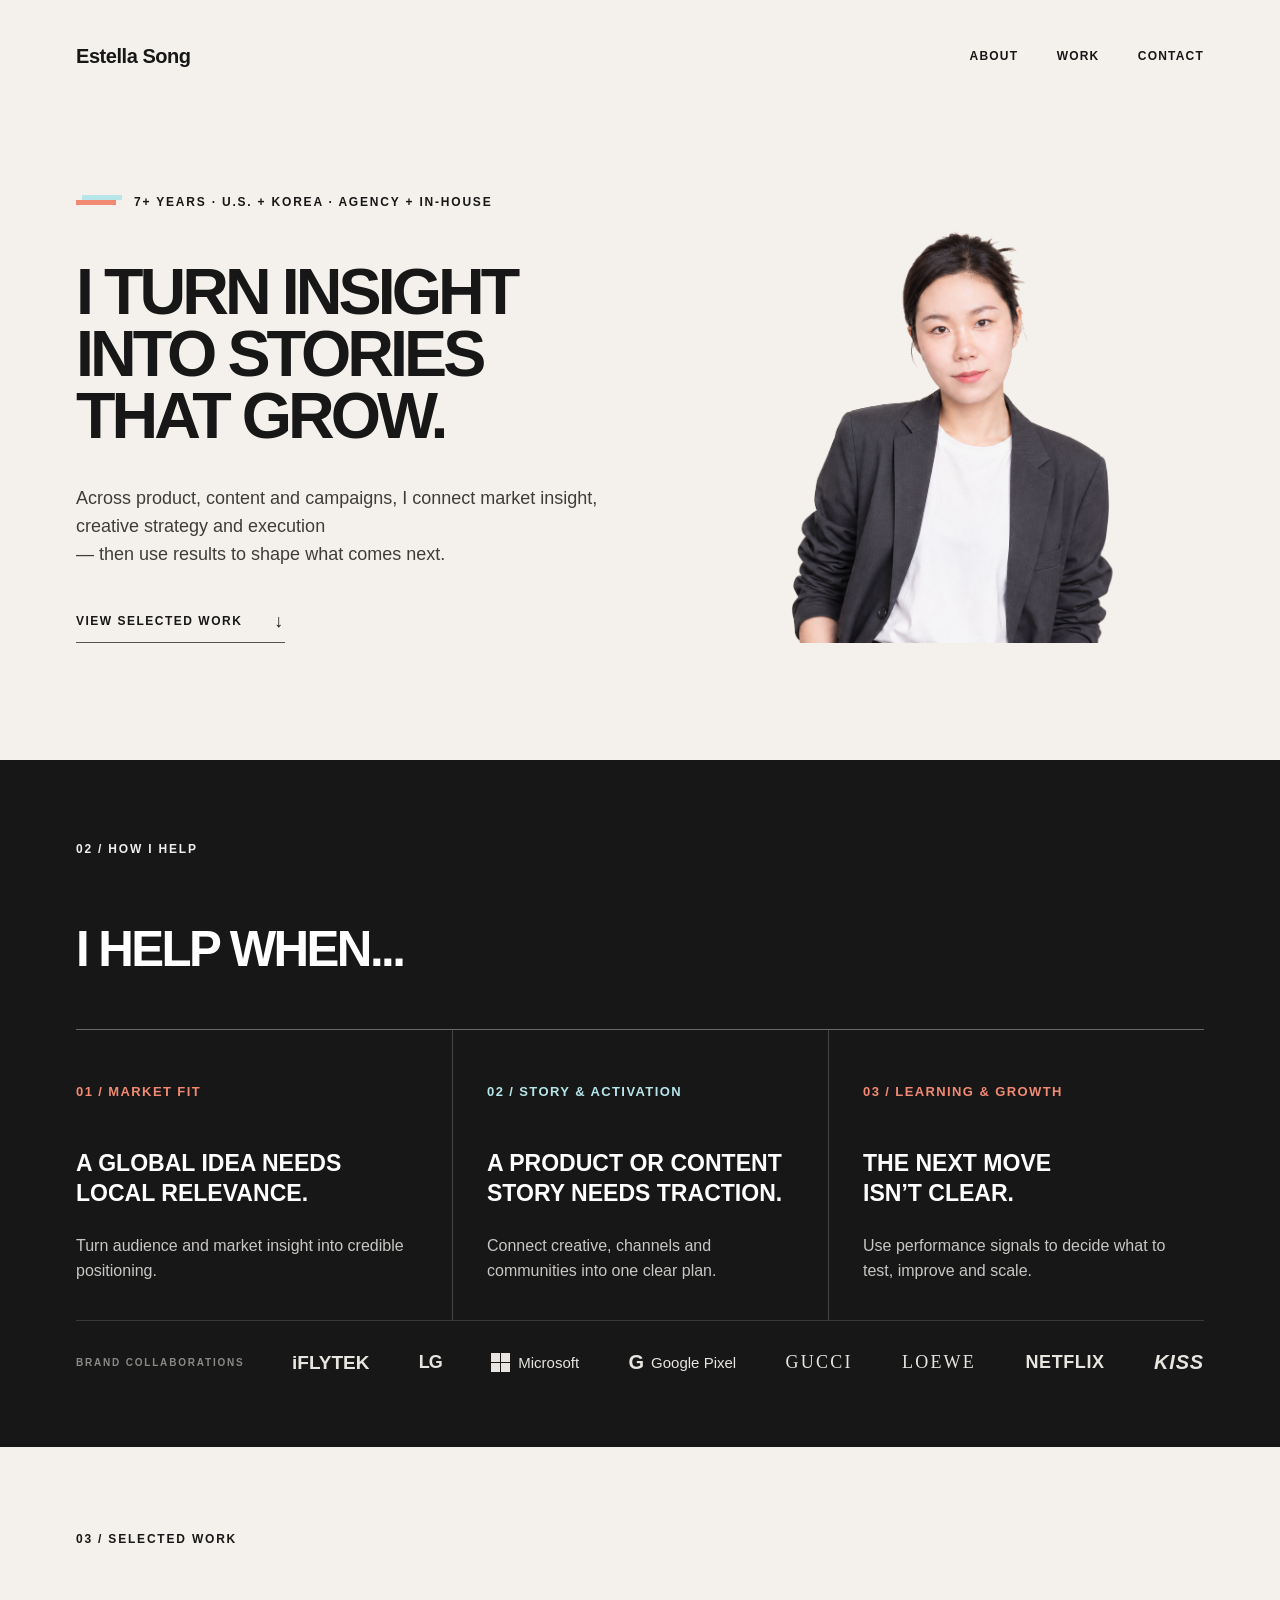
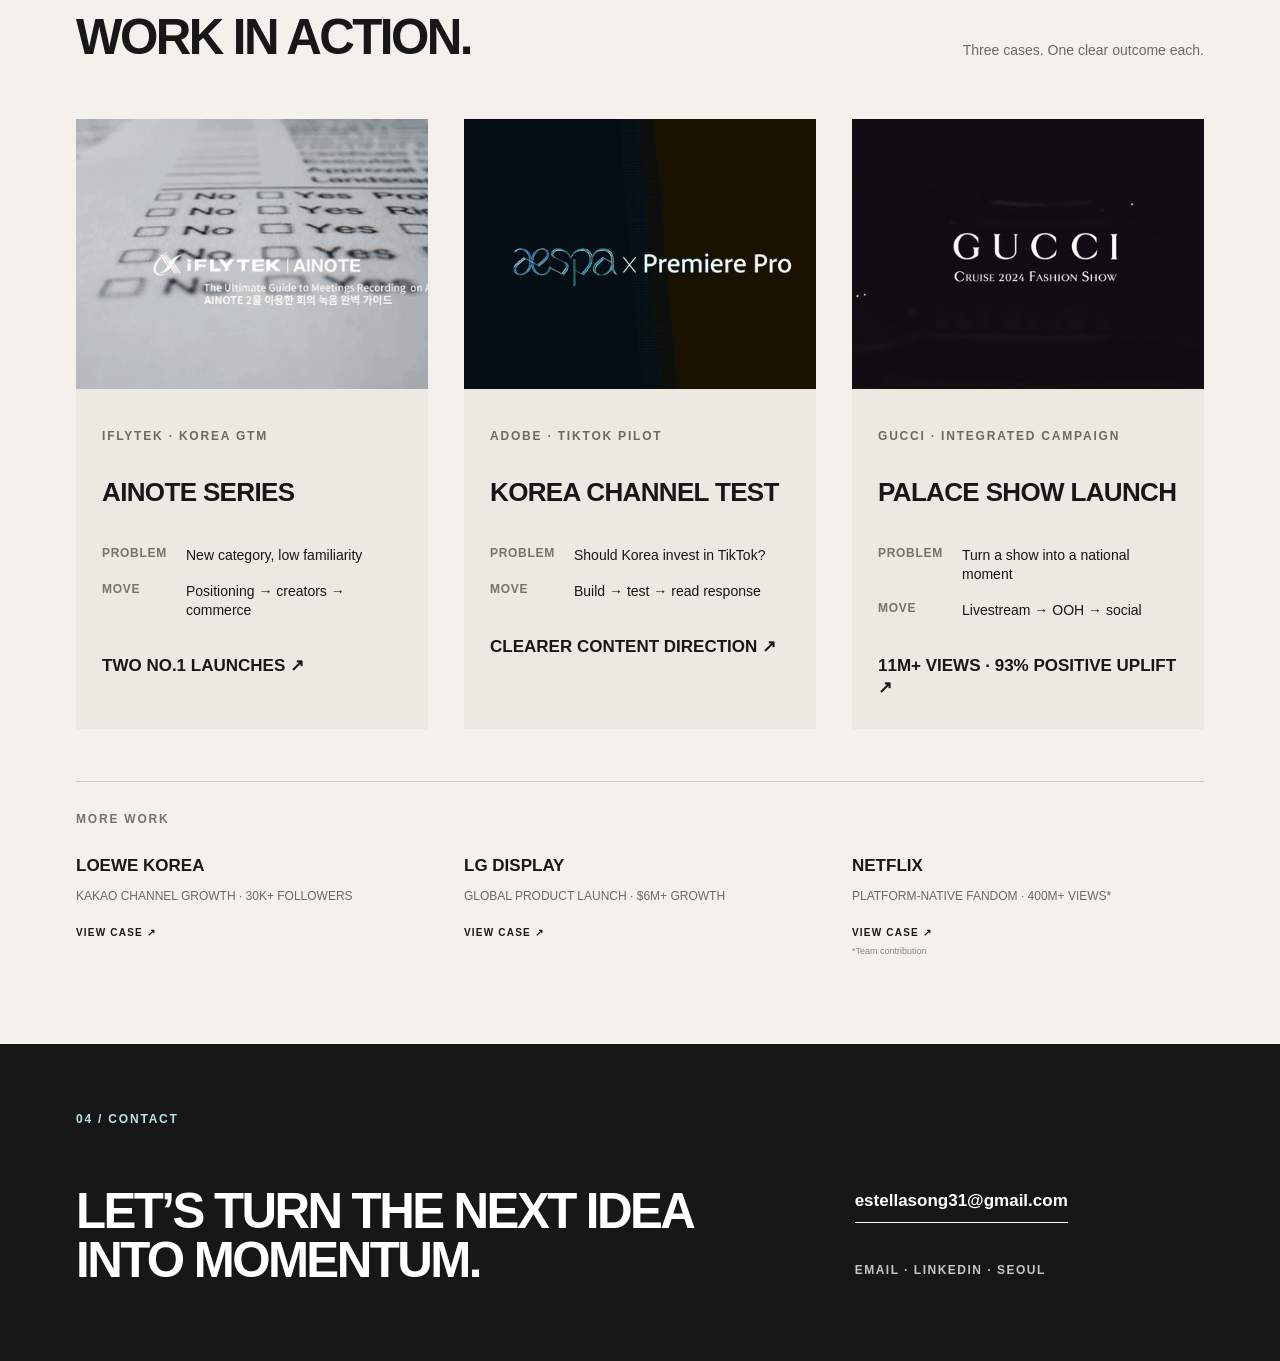
<file: index.html>
<!doctype html>
<html lang="en">
<head>
  <meta charset="utf-8">
  <meta name="viewport" content="width=device-width, initial-scale=1">
  <meta name="description" content="Estella's portfolio across market insight, creative strategy, integrated campaigns and growth.">
  <title>Estella — Marketing Portfolio</title>
  <link rel="stylesheet" href="homepage-refresh.css?v=20260816-10">
  <script>
    if (window.location.hash === '#about') window.location.replace('about.html');
  </script>
</head>
<body>
  <a class="skip-link" href="#main">Skip to content</a>

  <main id="main">
    <section class="hero" aria-labelledby="hero-title">
      <header class="site-nav shell">
        <a class="wordmark" href="index.html" aria-label="Estella Song home">Estella Song</a>
        <nav class="nav-links" aria-label="Primary navigation">
          <a href="about.html">About</a>
          <a href="#work">Work</a>
          <a href="#contact">Contact</a>
        </nav>
      </header>

      <div class="hero-content shell">
        <div class="hero-copy">
          <p class="eyebrow"><span class="signal" aria-hidden="true"></span>7+ years · U.S. + Korea · Agency + in-house</p>
          <h1 id="hero-title">I turn insight<br>into stories<br>that grow.</h1>
          <p class="hero-intro">Across product, content and campaigns, I connect market insight, creative strategy and execution<br>— then use results to shape what comes next.</p>
          <a class="text-link" href="#work">View selected work <span aria-hidden="true">↓</span></a>
        </div>
        <figure class="hero-photo">
          <picture>
            <source media="(max-width: 520px)" srcset="assets/estella-hero-paper-mobile-v11.webp">
            <img src="assets/estella-hero-paper-desktop-v11.webp" alt="Portrait of Estella Song" fetchpriority="high">
          </picture>
        </figure>
      </div>
    </section>

    <section class="help-section" id="help" aria-labelledby="help-title">
      <div class="shell">
        <p class="section-kicker light">02 / How I help</p>
        <h2 id="help-title">I help when...</h2>

        <div class="help-grid">
          <article class="help-item">
            <p class="help-number coral">01 / Market fit</p>
            <h3>A global idea needs<br>local relevance.</h3>
            <p>Turn audience and market insight into credible positioning.</p>
          </article>
          <article class="help-item">
            <p class="help-number cyan">02 / Story &amp; activation</p>
            <h3>A product or content<br>story needs traction.</h3>
            <p>Connect creative, channels and communities into one clear plan.</p>
          </article>
          <article class="help-item">
            <p class="help-number coral">03 / Learning &amp; growth</p>
            <h3>The next move<br>isn’t clear.</h3>
            <p>Use performance signals to decide what to test, improve and scale.</p>
          </article>
        </div>

        <div class="brand-row" aria-label="Brand collaborations">
          <p>Brand collaborations</p>
          <div class="logo-list" aria-label="iFLYTEK, LG, Microsoft, Google Pixel, Gucci, Loewe, Netflix and KISS">
            <span class="logo-iflytek">iFLYTEK</span>
            <span class="logo-lg">LG</span>
            <span class="logo-microsoft"><i aria-hidden="true"></i>Microsoft</span>
            <span class="logo-google">G <b>Google Pixel</b></span>
            <span class="logo-luxury">GUCCI</span>
            <span class="logo-luxury">LOEWE</span>
            <span class="logo-netflix">NETFLIX</span>
            <span class="logo-kiss">KISS</span>
          </div>
        </div>
      </div>
    </section>

    <section class="work-section" id="work" aria-labelledby="work-title">
      <div class="shell">
        <div class="section-heading-row">
          <div>
            <p class="section-kicker">03 / Selected work</p>
            <h2 id="work-title">Work in action.</h2>
          </div>
          <p class="section-note">Three cases. One clear outcome each.</p>
        </div>

        <div class="case-grid">
          <a class="case-card" href="ainote.html" aria-label="View AINOTE Series case study">
            <div class="case-visual image-visual">
              <img src="assets/home/ainote-card.gif" alt="Animated AINOTE product launch campaign sequence" loading="lazy" decoding="async">
            </div>
            <div class="case-copy">
              <p class="case-meta">iFLYTEK · Korea GTM</p>
              <h3>AINOTE Series</h3>
              <dl>
                <div><dt>Problem</dt><dd>New category, low familiarity</dd></div>
                <div><dt>Move</dt><dd>Positioning → creators → commerce</dd></div>
              </dl>
              <p class="case-outcome">Two No.1 launches <span aria-hidden="true">↗</span></p>
            </div>
          </a>

          <a class="case-card" href="adobe.html" aria-label="View Adobe Korea Channel Test case study">
            <div class="case-visual image-visual">
              <img src="assets/home/adobe-card.gif" alt="Animated aespa and Premiere Pro campaign sequence" loading="lazy" decoding="async">
            </div>
            <div class="case-copy">
              <p class="case-meta">Adobe · TikTok pilot</p>
              <h3>Korea Channel Test</h3>
              <dl>
                <div><dt>Problem</dt><dd>Should Korea invest in TikTok?</dd></div>
                <div><dt>Move</dt><dd>Build → test → read response</dd></div>
              </dl>
              <p class="case-outcome">Clearer content direction <span aria-hidden="true">↗</span></p>
            </div>
          </a>

          <a class="case-card" href="gucci.html" aria-label="View Gucci Palace Show Launch case study">
            <div class="case-visual image-visual">
              <img src="assets/home/gucci-card.gif" alt="Animated Gucci Cruise 2024 campaign sequence" loading="lazy" decoding="async">
            </div>
            <div class="case-copy">
              <p class="case-meta">Gucci · Integrated campaign</p>
              <h3>Palace Show Launch</h3>
              <dl>
                <div><dt>Problem</dt><dd>Turn a show into a national moment</dd></div>
                <div><dt>Move</dt><dd>Livestream → OOH → social</dd></div>
              </dl>
              <p class="case-outcome">11M+ views · 93% positive uplift <span aria-hidden="true">↗</span></p>
            </div>
          </a>
        </div>

        <div class="more-work">
          <p class="more-label">More work</p>
          <div class="more-grid">
            <a href="loewe.html">
              <strong>Loewe Korea</strong>
              <span>Kakao channel growth · 30K+ followers</span>
              <em>View case ↗</em>
            </a>
            <a href="lg.html">
              <strong>LG Display</strong>
              <span>Global product launch · $6M+ growth</span>
              <em>View case ↗</em>
            </a>
            <a href="netflix.html">
              <strong>Netflix</strong>
              <span>Platform-native fandom · 400M+ views*</span>
              <em>View case ↗</em>
              <small>*Team contribution</small>
            </a>
          </div>
        </div>
      </div>
    </section>
  </main>

  <footer class="contact-section" id="contact">
    <div class="shell contact-grid">
      <div>
        <p class="section-kicker cyan-text">04 / Contact</p>
        <h2>Let’s turn the next idea<br>into momentum.</h2>
      </div>
      <div class="contact-links">
        <a class="email-link" href="mailto:estellasong31@gmail.com">estellasong31@gmail.com</a>
        <p><a href="mailto:estellasong31@gmail.com">Email</a> · <a href="https://www.linkedin.com/in/soysong/" target="_blank" rel="noreferrer">LinkedIn</a> · Seoul</p>
      </div>
    </div>
  </footer>
</body>
</html>
</file>
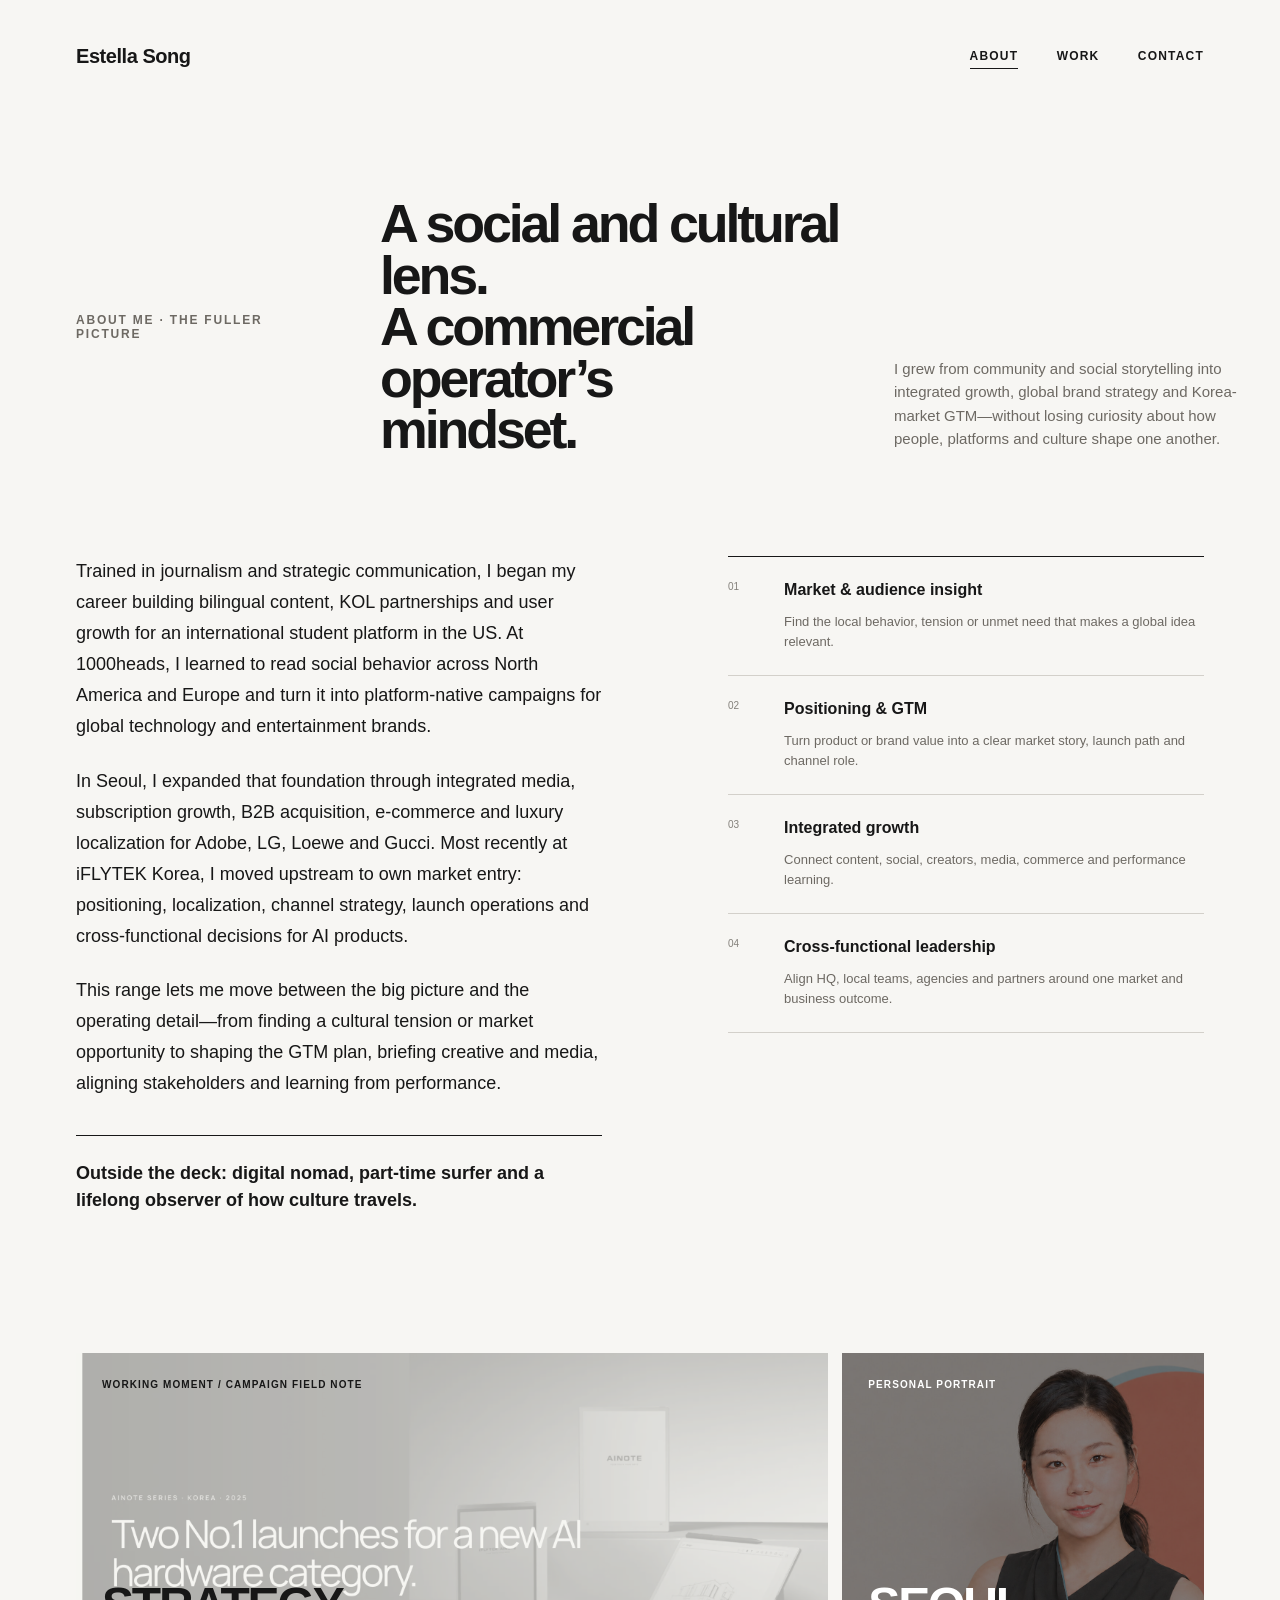
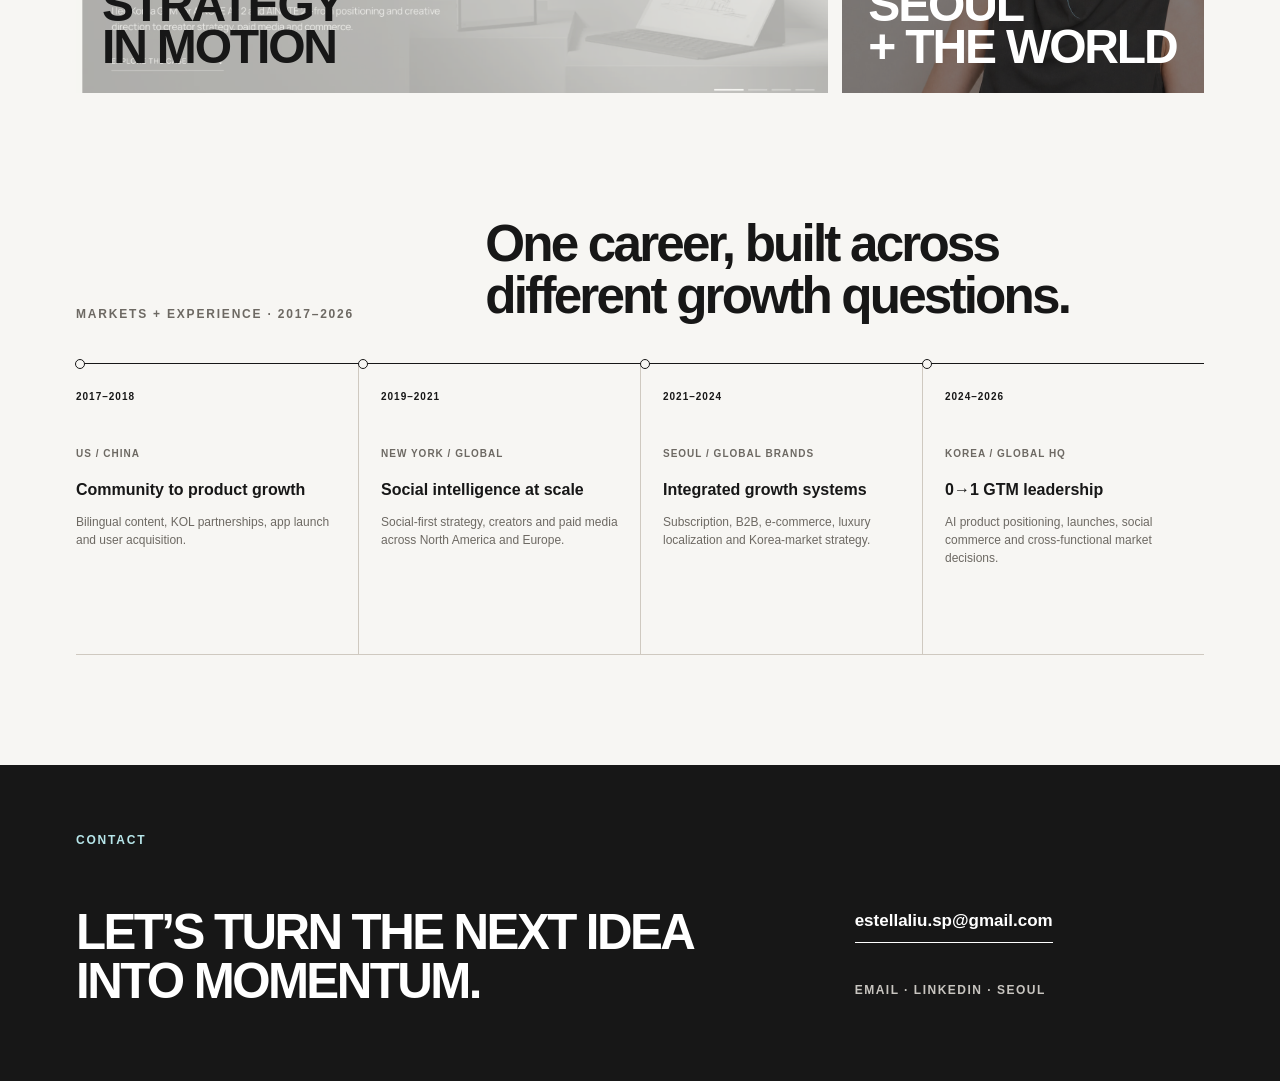
<file: about.html>
<!doctype html>
<html lang="en">
<head>
  <meta charset="utf-8">
  <meta name="viewport" content="width=device-width, initial-scale=1">
  <meta name="description" content="About Estella: a global marketing strategist working across culture, product, content and growth.">
  <title>About — Estella</title>
  <link rel="stylesheet" href="homepage-refresh.css?v=20260816-2">
</head>
<body class="about-page">
  <a class="skip-link" href="#about-main">Skip to content</a>

  <header class="site-nav shell about-nav">
    <a class="wordmark" href="index.html" aria-label="Estella Song home">Estella Song</a>
    <nav class="nav-links" aria-label="Primary navigation">
      <a href="about.html" aria-current="page">About</a>
      <a href="index.html#work">Work</a>
      <a href="#contact">Contact</a>
    </nav>
  </header>

  <main id="about-main">
    <section class="about-intro shell" aria-labelledby="about-title">
      <p class="section-kicker about-kicker">About me · The fuller picture</p>
      <h1 id="about-title">A social and cultural lens.<br>A commercial operator’s<br>mindset.</h1>
      <p class="about-deck">I grew from community and social storytelling into integrated growth, global brand strategy and Korea-market GTM—without losing curiosity about how people, platforms and culture shape one another.</p>
    </section>

    <section class="about-body shell">
      <div class="about-story">
        <p>Trained in journalism and strategic communication, I began my career building bilingual content, KOL partnerships and user growth for an international student platform in the US. At 1000heads, I learned to read social behavior across North America and Europe and turn it into platform-native campaigns for global technology and entertainment brands.</p>
        <p>In Seoul, I expanded that foundation through integrated media, subscription growth, B2B acquisition, e-commerce and luxury localization for Adobe, LG, Loewe and Gucci. Most recently at iFLYTEK Korea, I moved upstream to own market entry: positioning, localization, channel strategy, launch operations and cross-functional decisions for AI products.</p>
        <p>This range lets me move between the big picture and the operating detail—from finding a cultural tension or market opportunity to shaping the GTM plan, briefing creative and media, aligning stakeholders and learning from performance.</p>
        <p class="outside-line">Outside the deck: digital nomad, part-time surfer and a lifelong observer of how culture travels.</p>
      </div>

      <ol class="capability-list">
        <li>
          <span>01</span>
          <div><h2>Market &amp; audience insight</h2><p>Find the local behavior, tension or unmet need that makes a global idea relevant.</p></div>
        </li>
        <li>
          <span>02</span>
          <div><h2>Positioning &amp; GTM</h2><p>Turn product or brand value into a clear market story, launch path and channel role.</p></div>
        </li>
        <li>
          <span>03</span>
          <div><h2>Integrated growth</h2><p>Connect content, social, creators, media, commerce and performance learning.</p></div>
        </li>
        <li>
          <span>04</span>
          <div><h2>Cross-functional leadership</h2><p>Align HQ, local teams, agencies and partners around one market and business outcome.</p></div>
        </li>
      </ol>
    </section>

    <section class="about-media shell" aria-label="Working and personal portraits">
      <figure class="working-moment">
        <img src="assets/ainote-series.webp" alt="A working moment from an AI product launch campaign">
        <figcaption>Working moment / Campaign field note</figcaption>
        <strong>Strategy<br>in motion</strong>
      </figure>
      <figure class="personal-portrait">
        <img src="assets/estella-hero-hq.jpg?v=20260816" alt="Portrait of Estella Song">
        <figcaption>Personal portrait</figcaption>
        <strong>Seoul<br>+ the world</strong>
      </figure>
    </section>

    <section class="career-section shell" aria-labelledby="career-title">
      <div class="career-head">
        <p class="section-kicker">Markets + experience · 2017–2026</p>
        <h2 id="career-title">One career, built across<br>different growth questions.</h2>
      </div>
      <ol class="timeline">
        <li>
          <p class="timeline-year">2017–2018</p>
          <p class="timeline-place">US / China</p>
          <h3>Community to product growth</h3>
          <p>Bilingual content, KOL partnerships, app launch and user acquisition.</p>
        </li>
        <li>
          <p class="timeline-year">2019–2021</p>
          <p class="timeline-place">New York / Global</p>
          <h3>Social intelligence at scale</h3>
          <p>Social-first strategy, creators and paid media across North America and Europe.</p>
        </li>
        <li>
          <p class="timeline-year">2021–2024</p>
          <p class="timeline-place">Seoul / Global brands</p>
          <h3>Integrated growth systems</h3>
          <p>Subscription, B2B, e-commerce, luxury localization and Korea-market strategy.</p>
        </li>
        <li>
          <p class="timeline-year">2024–2026</p>
          <p class="timeline-place">Korea / Global HQ</p>
          <h3>0→1 GTM leadership</h3>
          <p>AI product positioning, launches, social commerce and cross-functional market decisions.</p>
        </li>
      </ol>
    </section>
  </main>

  <footer class="contact-section" id="contact">
    <div class="shell contact-grid">
      <div>
        <p class="section-kicker cyan-text">Contact</p>
        <h2>Let’s turn the next idea<br>into momentum.</h2>
      </div>
      <div class="contact-links">
        <a class="email-link" href="mailto:estellaliu.sp@gmail.com">estellaliu.sp@gmail.com</a>
        <p><a href="mailto:estellaliu.sp@gmail.com">Email</a> · <a href="https://www.linkedin.com/in/soysong/" target="_blank" rel="noreferrer">LinkedIn</a> · Seoul</p>
      </div>
    </div>
  </footer>
</body>
</html>
</file>
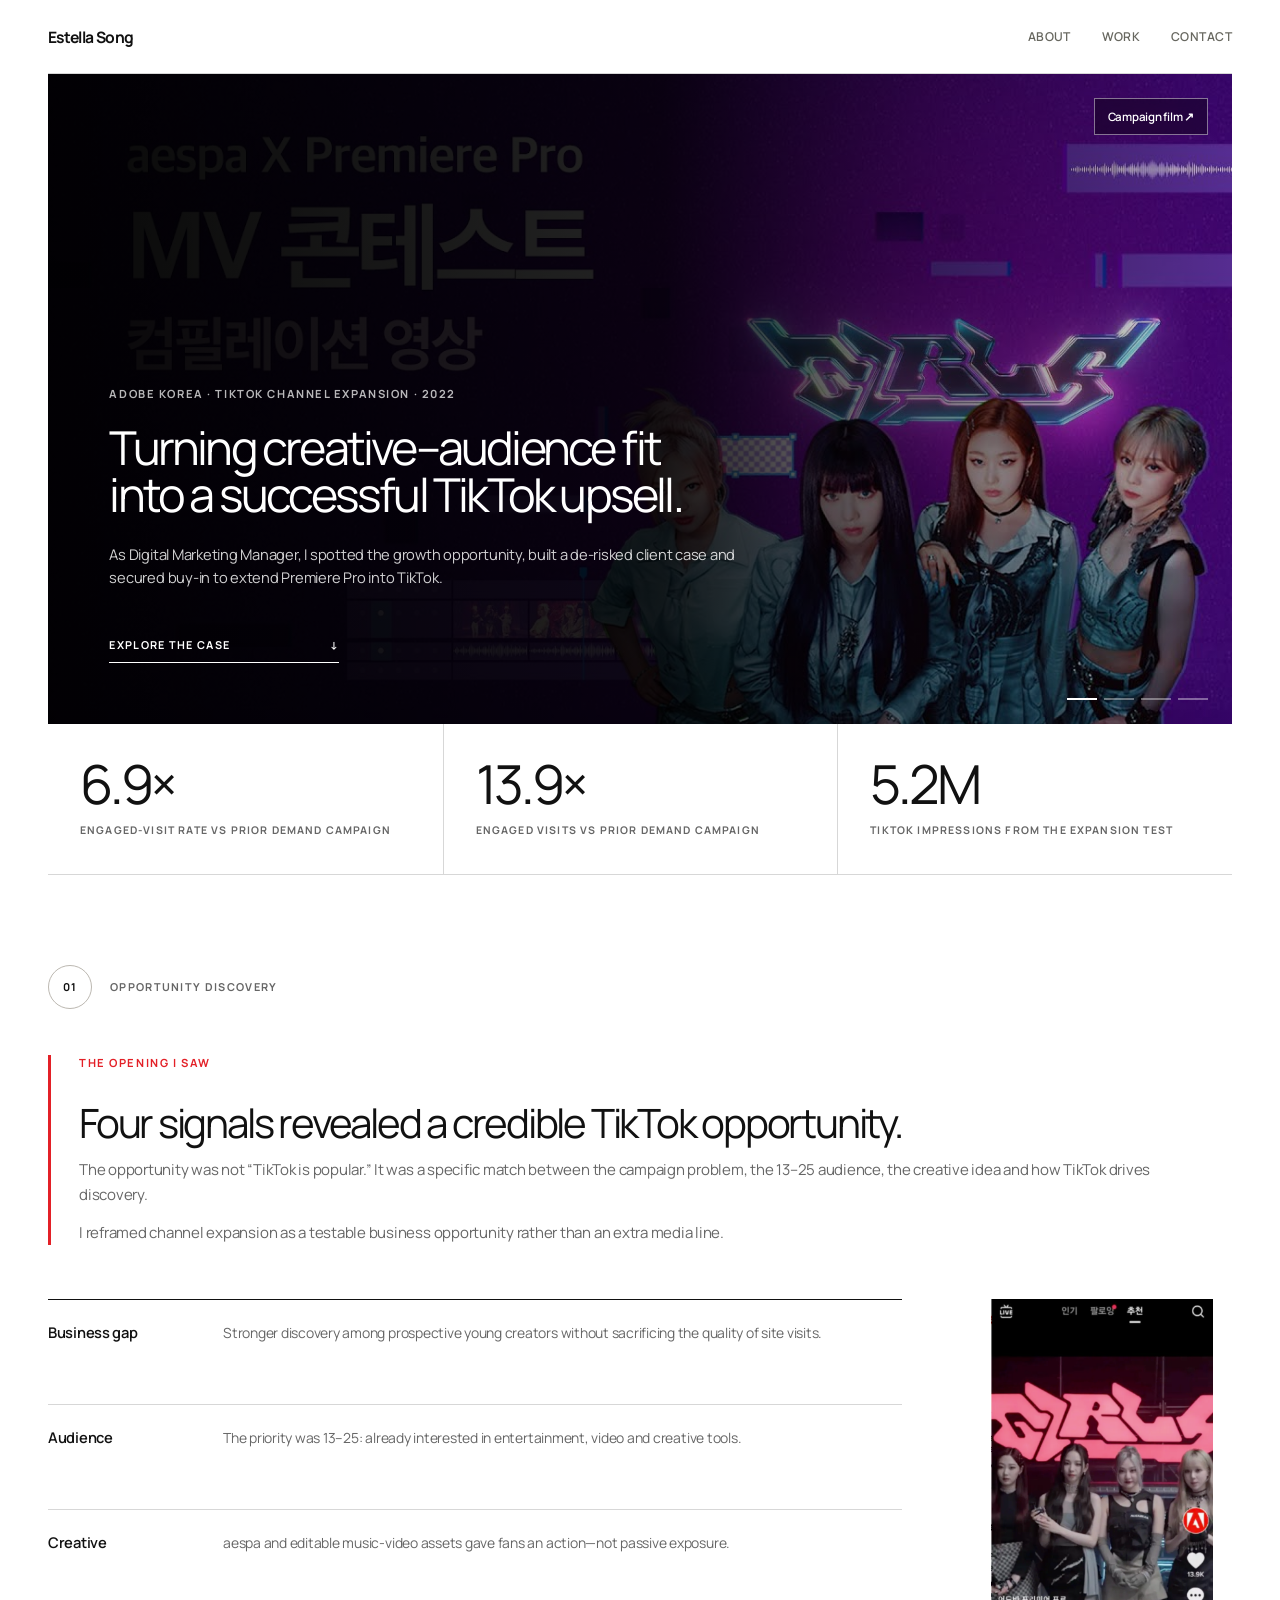
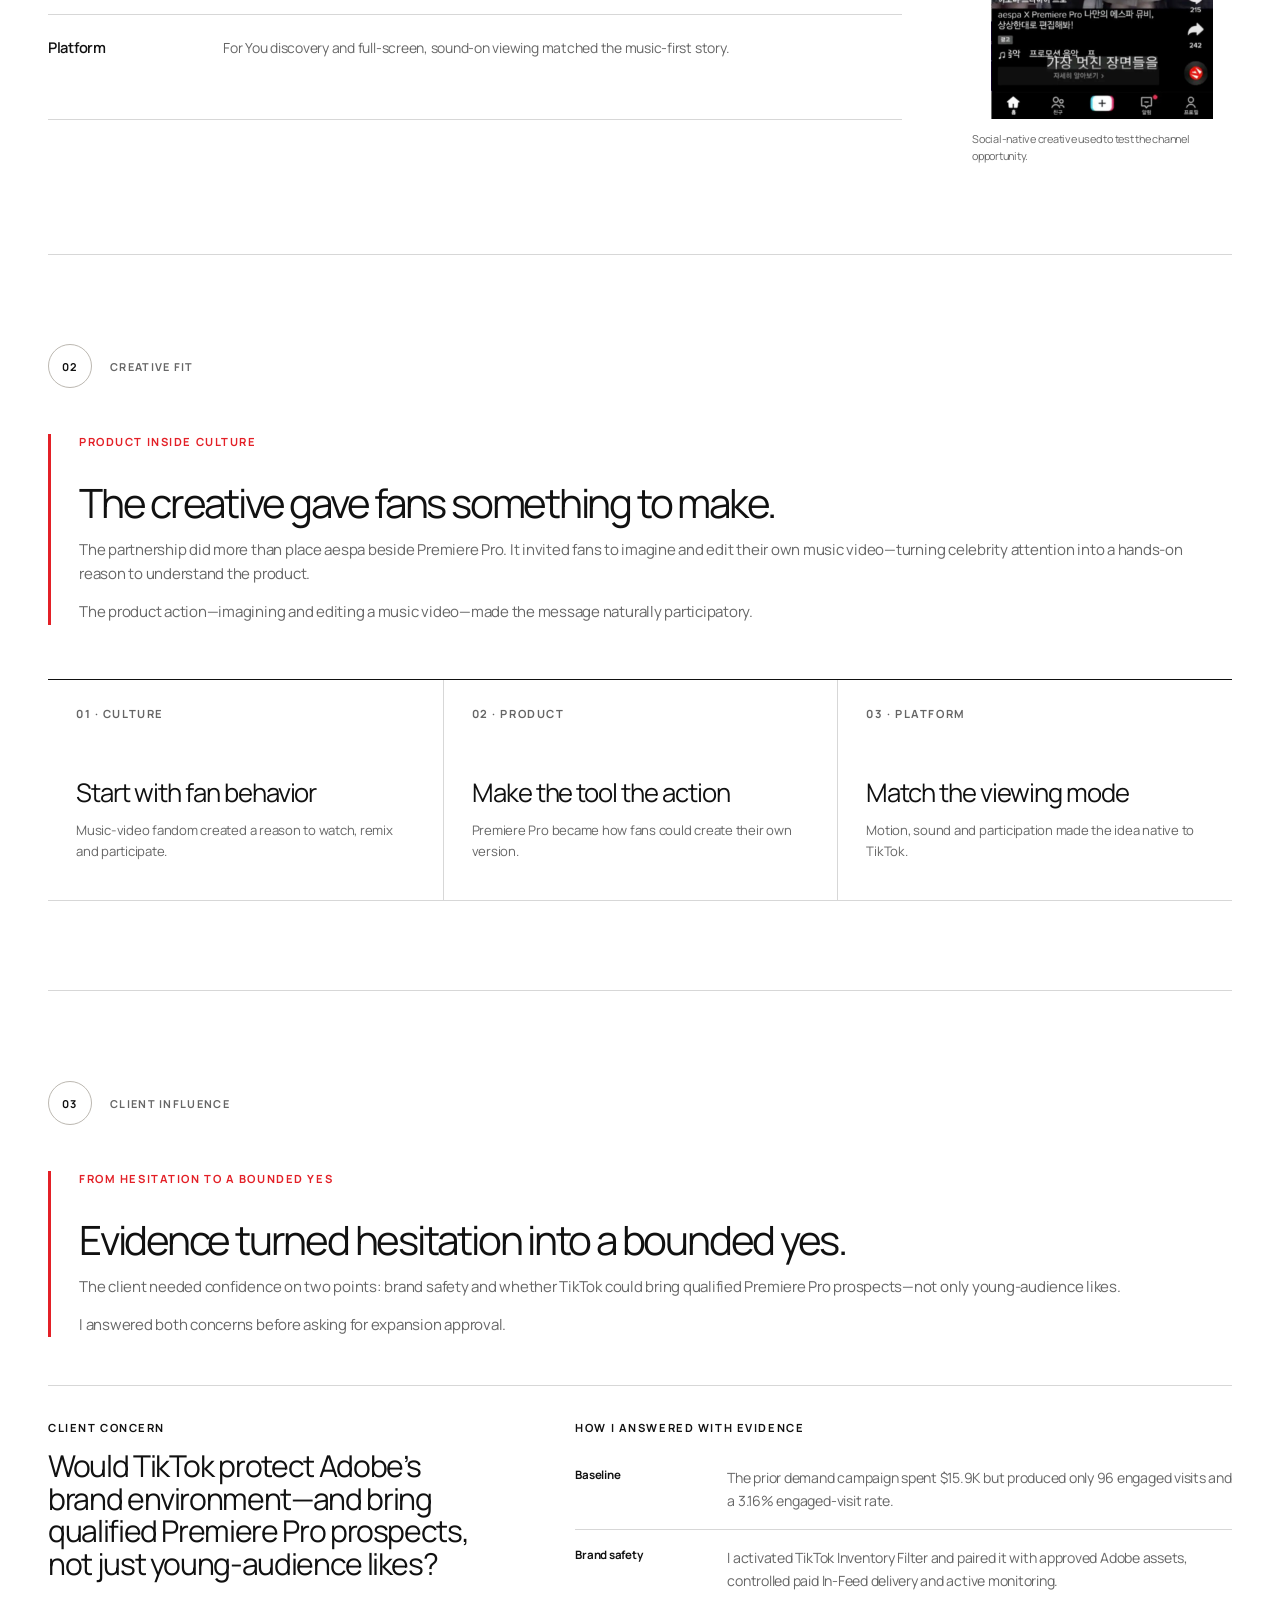
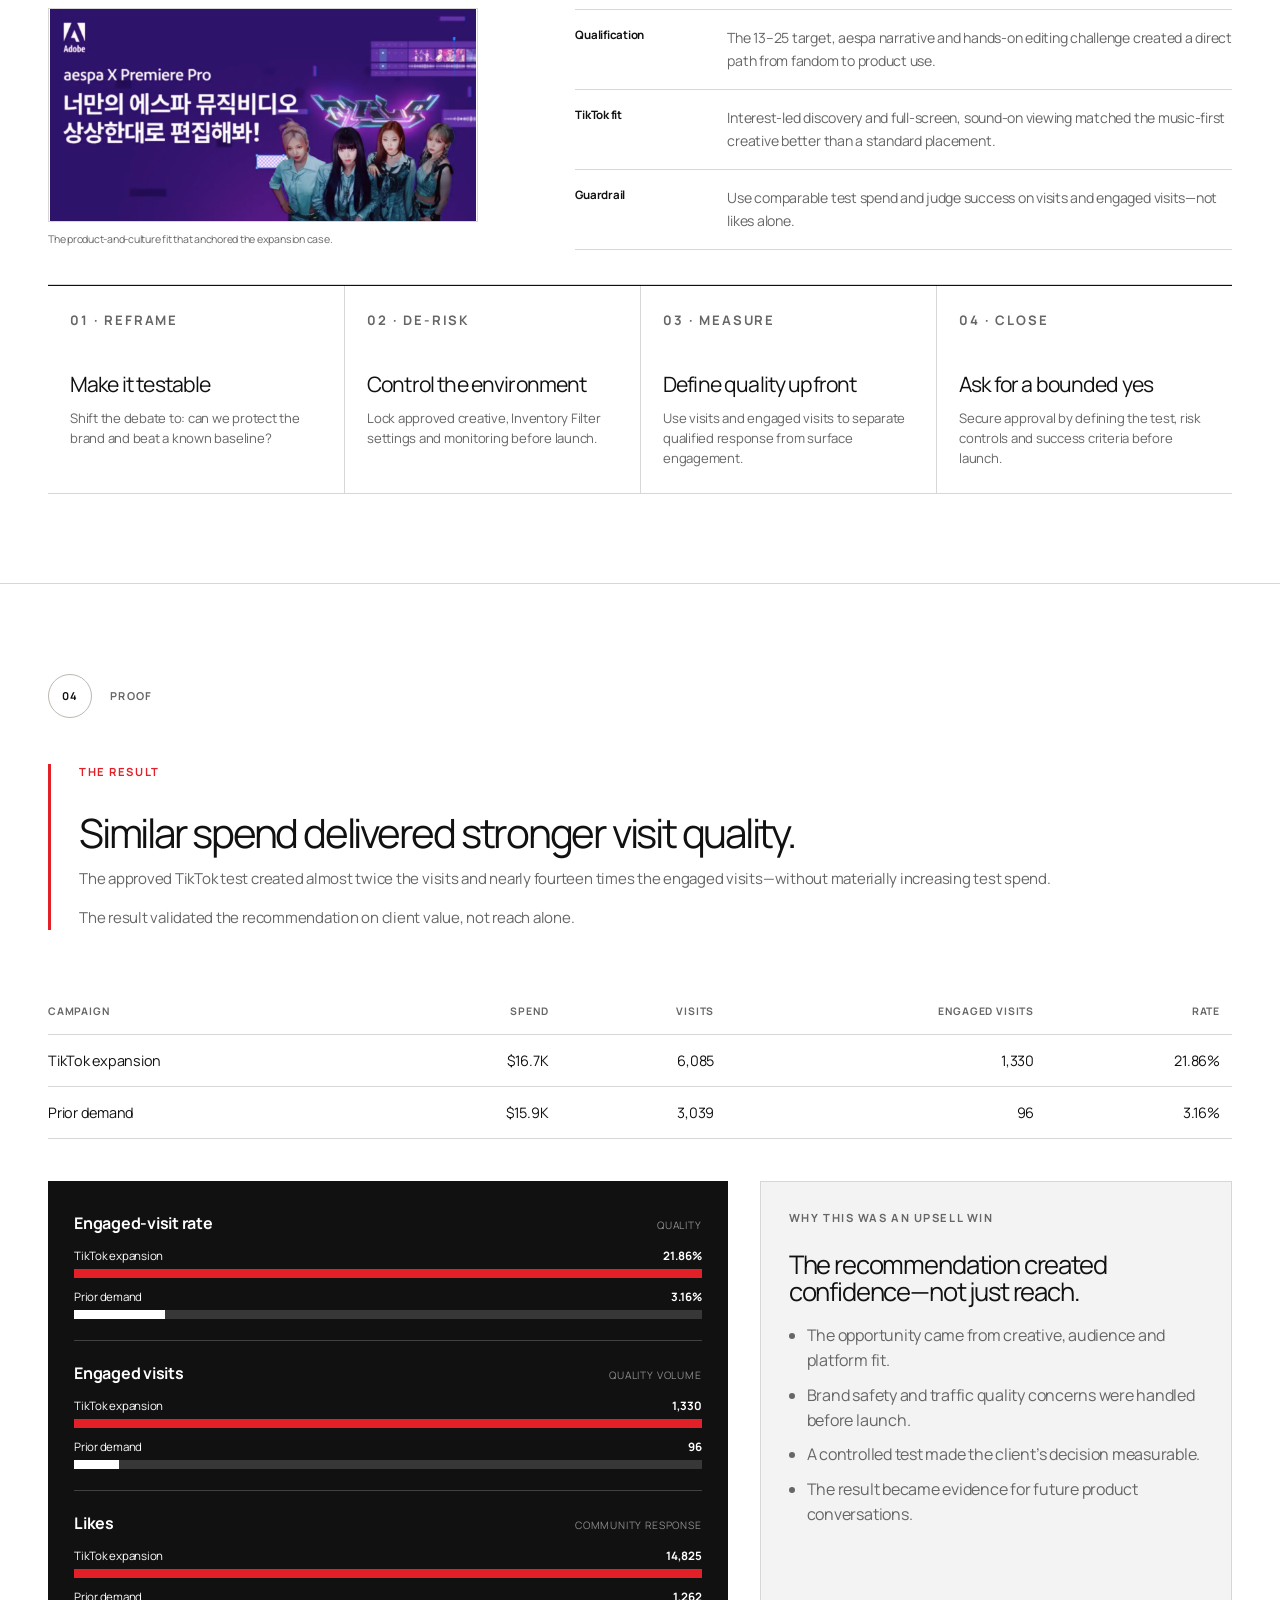
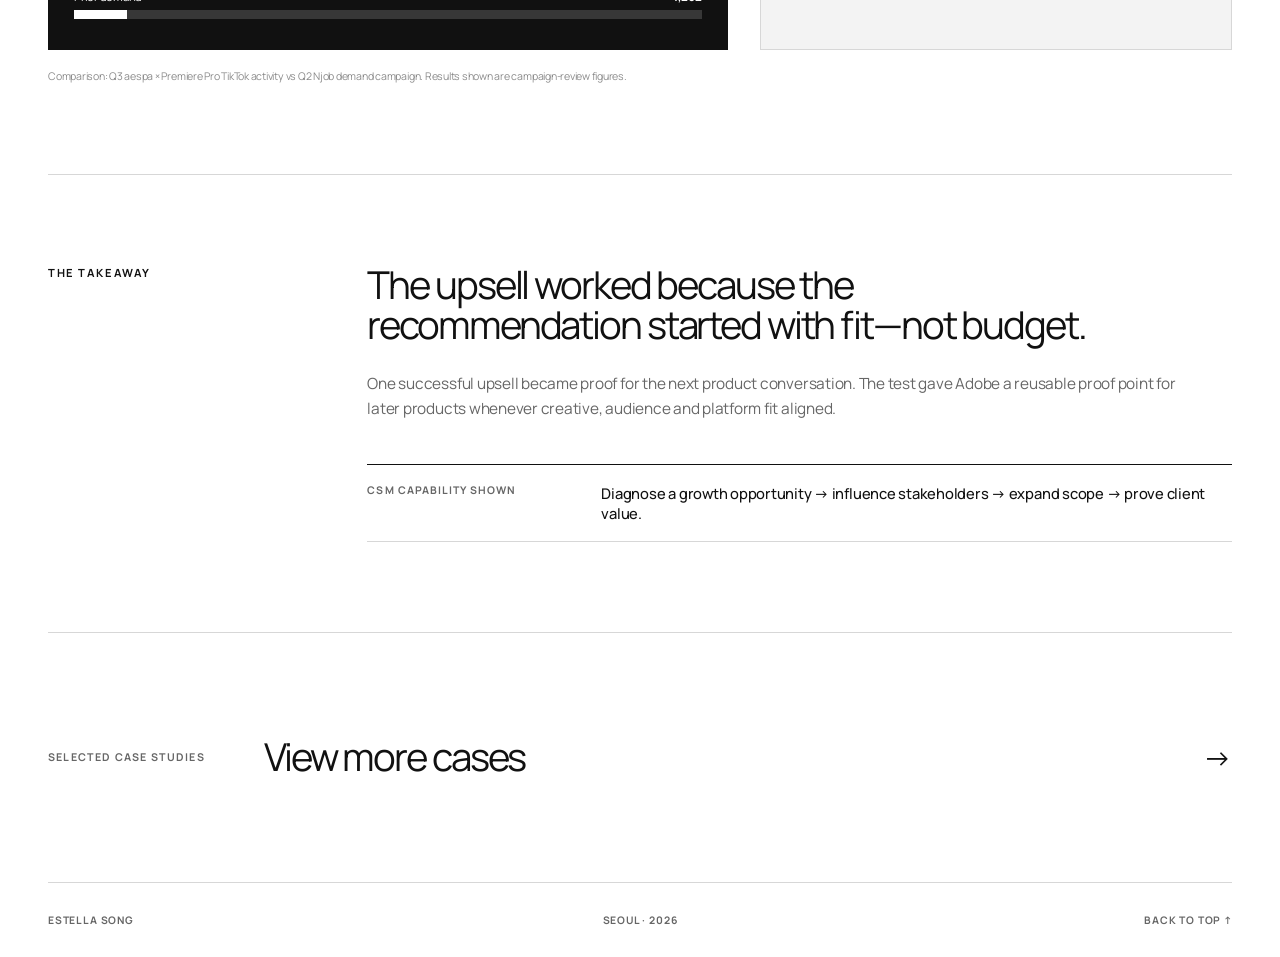
<file: adobe.html>
<!doctype html>
<html lang="en">
  <head>
    <meta charset="utf-8" />
    <meta name="viewport" content="width=device-width, initial-scale=1" />
    <meta name="theme-color" content="#ffffff" />
    <meta
      name="description"
      content="Adobe Korea TikTok expansion case study by Estella Song: how creative and audience fit became a brand-safe, measurable client upsell."
    />
    <meta property="og:title" content="Adobe Korea TikTok Upsell — Estella Song" />
    <meta property="og:description" content="Turning creative–audience fit into a successful TikTok upsell." />
    <meta property="og:type" content="website" />
    <meta property="og:image" content="assets/adobe/hero-aespa-mv.jpg" />
    <title>Adobe Korea TikTok Upsell — Estella Song</title>
    <link rel="stylesheet" href="styles.css?v=20260817-adobe-upsell" />
    <link rel="stylesheet" href="adobe-upsell.css?v=20260817-review-v11" />
  </head>
  <body class="case-page adobe-upsell-v2">
    <main id="top">
      <header class="site-header">
        <a class="identity" href="index.html" aria-label="Estella Song, portfolio home">Estella Song</a>
        <nav aria-label="Primary navigation">
          <a href="about.html">About</a>
          <a href="index.html#work">Work</a>
          <a href="index.html#contact">Contact</a>
        </nav>
      </header>

      <section class="adobe-up-hero" aria-labelledby="adobe-up-hero-title">
        <div class="adobe-up-carousel" aria-label="Adobe and aespa campaign visuals">
          <img class="adobe-up-slide is-active" src="assets/adobe/hero-aespa-mv.jpg" alt="aespa × Premiere Pro music-video contest campaign visual" width="1280" height="720" />
          <img class="adobe-up-slide" src="assets/adobe/hero-02.webp" alt="Premiere Pro editing workstation showing the aespa production" width="1600" height="900" />
          <img class="adobe-up-slide" src="assets/adobe/hero-03.webp" alt="Close-up of the aespa music-video edit timeline in Premiere Pro" width="1600" height="900" />
          <img class="adobe-up-slide" src="assets/adobe/hero-04.webp" alt="Premiere Pro interface editing the aespa campaign music video" width="1600" height="900" />
          <div class="adobe-up-shade" aria-hidden="true"></div>
          <a class="adobe-up-film" href="https://www.youtube.com/watch?v=PBJvaCBkODY" target="_blank" rel="noreferrer">Campaign film ↗</a>
          <div class="adobe-up-dots" role="group" aria-label="Choose hero image">
            <button class="is-active" type="button" aria-label="Show campaign lockup" aria-current="true"></button>
            <button type="button" aria-label="Show editing workstation"></button>
            <button type="button" aria-label="Show editing timeline"></button>
            <button type="button" aria-label="Show Premiere Pro interface"></button>
          </div>
        </div>
        <div class="adobe-up-hero-copy">
          <p class="adobe-up-eyebrow">Adobe Korea · TikTok channel expansion · 2022</p>
          <h1 id="adobe-up-hero-title"><span>Turning creative–audience fit</span><span>into a successful TikTok upsell.</span></h1>
          <p class="adobe-up-deck">As Digital Marketing Manager, I spotted the growth opportunity, built a de-risked client case and secured buy-in to extend Premiere Pro into TikTok.</p>
          <a class="adobe-up-explore" href="#opportunity">Explore the case <span aria-hidden="true">↓</span></a>
        </div>
      </section>

      <section class="adobe-up-metrics" aria-label="TikTok expansion headline results">
        <div class="adobe-up-metric"><strong>6.9×</strong><span>Engaged-visit rate vs prior demand campaign</span></div>
        <div class="adobe-up-metric"><strong>13.9×</strong><span>Engaged visits vs prior demand campaign</span></div>
        <div class="adobe-up-metric"><strong>5.2M</strong><span>TikTok impressions from the expansion test</span></div>
      </section>

      <section class="adobe-up-section" id="opportunity">
        <div class="adobe-up-chapter"><span>01</span><p>Opportunity discovery</p></div>
        <div class="adobe-up-head">
          <p class="adobe-up-kicker">The opening I saw</p>
          <div>
            <h2>Four signals revealed a credible TikTok opportunity.</h2>
            <p>The opportunity was not “TikTok is popular.” It was a specific match between the campaign problem, the 13–25 audience, the creative idea and how TikTok drives discovery.</p>
            <p>I reframed channel expansion as a testable business opportunity rather than an extra media line.</p>
          </div>
        </div>
        <div class="adobe-up-signal-layout">
          <div class="adobe-up-signals" aria-label="Signals behind the TikTok opportunity">
            <article class="adobe-up-signal"><h3>Business gap</h3><p>Stronger discovery among prospective young creators without sacrificing the quality of site visits.</p></article>
            <article class="adobe-up-signal"><h3>Audience</h3><p>The priority was 13–25: already interested in entertainment, video and creative tools.</p></article>
            <article class="adobe-up-signal"><h3>Creative</h3><p>aespa and editable music-video assets gave fans an action—not passive exposure.</p></article>
            <article class="adobe-up-signal"><h3>Platform</h3><p>For You discovery and full-screen, sound-on viewing matched the music-first story.</p></article>
          </div>
          <figure class="adobe-up-opportunity-visual">
            <img src="assets/adobe/client-concern.webp" alt="Adobe Premiere Pro TikTok execution featuring aespa" loading="lazy" width="688" height="1298" />
            <figcaption>Social-native creative used to test the channel opportunity.</figcaption>
          </figure>
        </div>
      </section>

      <section class="adobe-up-section adobe-up-creative" id="creative-fit">
        <div class="adobe-up-chapter"><span>02</span><p>Creative fit</p></div>
        <div class="adobe-up-head">
          <p class="adobe-up-kicker">Product inside culture</p>
          <div>
            <h2>The creative gave fans something to make.</h2>
            <p>The partnership did more than place aespa beside Premiere Pro. It invited fans to imagine and edit their own music video—turning celebrity attention into a hands-on reason to understand the product.</p>
            <p>The product action—imagining and editing a music video—made the message naturally participatory.</p>
          </div>
        </div>
        <div class="adobe-up-fit-grid" aria-label="Creative fit framework">
          <article><p class="adobe-up-label">01 · Culture</p><h3>Start with fan behavior</h3><p>Music-video fandom created a reason to watch, remix and participate.</p></article>
          <article><p class="adobe-up-label">02 · Product</p><h3>Make the tool the action</h3><p>Premiere Pro became how fans could create their own version.</p></article>
          <article><p class="adobe-up-label">03 · Platform</p><h3>Match the viewing mode</h3><p>Motion, sound and participation made the idea native to TikTok.</p></article>
        </div>
      </section>

      <section class="adobe-up-path" id="client-influence">
        <div class="adobe-up-inner">
          <div class="adobe-up-chapter"><span>03</span><p>Client influence</p></div>
          <div class="adobe-up-path-head">
            <p class="adobe-up-kicker">From hesitation to a bounded yes</p>
            <h2>Evidence turned hesitation into a bounded yes.</h2>
            <p>The client needed confidence on two points: brand safety and whether TikTok could bring qualified Premiere Pro prospects—not only young-audience likes.</p>
            <p>I answered both concerns before asking for expansion approval.</p>
          </div>

          <div class="adobe-up-objection">
            <div class="adobe-up-client">
              <p class="adobe-up-label">Client concern</p>
              <h3>Would TikTok protect Adobe’s brand environment—and bring qualified Premiere Pro prospects, not just young-audience likes?</h3>
              <figure class="adobe-up-client-visual">
                <img src="assets/adobe/creative-fit.webp" alt="Adobe aespa × Premiere Pro campaign key visual" loading="lazy" width="1246" height="620" />
                <figcaption>The product-and-culture fit that anchored the expansion case.</figcaption>
              </figure>
            </div>

            <div>
              <p class="adobe-up-label">How I answered with evidence</p>
              <dl class="adobe-up-evidence">
                <div><dt>Baseline</dt><dd>The prior demand campaign spent $15.9K but produced only 96 engaged visits and a 3.16% engaged-visit rate.</dd></div>
                <div><dt>Brand safety</dt><dd>I activated TikTok Inventory Filter and paired it with approved Adobe assets, controlled paid In-Feed delivery and active monitoring.</dd></div>
                <div><dt>Qualification</dt><dd>The 13–25 target, aespa narrative and hands-on editing challenge created a direct path from fandom to product use.</dd></div>
                <div><dt>TikTok fit</dt><dd>Interest-led discovery and full-screen, sound-on viewing matched the music-first creative better than a standard placement.</dd></div>
                <div><dt>Guardrail</dt><dd>Use comparable test spend and judge success on visits and engaged visits—not likes alone.</dd></div>
              </dl>
            </div>
          </div>

          <div class="adobe-up-process" aria-label="Client upsell process">
            <article class="adobe-up-step"><p class="adobe-up-label">01 · Reframe</p><h3>Make it testable</h3><p>Shift the debate to: can we protect the brand and beat a known baseline?</p></article>
            <article class="adobe-up-step"><p class="adobe-up-label">02 · De-risk</p><h3>Control the environment</h3><p>Lock approved creative, Inventory Filter settings and monitoring before launch.</p></article>
            <article class="adobe-up-step"><p class="adobe-up-label">03 · Measure</p><h3>Define quality upfront</h3><p>Use visits and engaged visits to separate qualified response from surface engagement.</p></article>
            <article class="adobe-up-step"><p class="adobe-up-label">04 · Close</p><h3>Ask for a bounded yes</h3><p>Secure approval by defining the test, risk controls and success criteria before launch.</p></article>
          </div>

          <div class="adobe-up-decision">
            <strong>Decision reframe</strong>
            <p>I made the client comfortable saying yes to a brand-safe, measurable experiment—not asking them to commit to the channel on belief alone.</p>
          </div>
        </div>
      </section>

      <section class="adobe-up-section adobe-up-proof" id="proof">
        <div class="adobe-up-chapter"><span>04</span><p>Proof</p></div>
        <div class="adobe-up-proof-head">
          <p class="adobe-up-kicker">The result</p>
          <div>
            <h2>Similar spend delivered stronger visit quality.</h2>
            <p>The approved TikTok test created almost twice the visits and nearly fourteen times the engaged visits—without materially increasing test spend.</p>
            <p>The result validated the recommendation on client value, not reach alone.</p>
          </div>
        </div>

        <div class="adobe-up-table-wrap">
          <table class="adobe-up-table" aria-label="TikTok expansion results compared with the prior demand campaign">
            <thead><tr><th>Campaign</th><th>Spend</th><th>Visits</th><th>Engaged visits</th><th>Rate</th></tr></thead>
            <tbody>
              <tr><td>TikTok expansion</td><td>$16.7K</td><td>6,085</td><td>1,330</td><td>21.86%</td></tr>
              <tr><td>Prior demand</td><td>$15.9K</td><td>3,039</td><td>96</td><td>3.16%</td></tr>
            </tbody>
          </table>
        </div>

        <div class="adobe-up-proof-layout">
          <div class="adobe-up-chart" role="img" aria-label="TikTok expansion compared with the prior demand campaign: engaged-visit rate 21.86 versus 3.16 percent; engaged visits 1,330 versus 96; likes 14,825 versus 1,262.">
            <div class="adobe-up-chart-group">
              <div class="adobe-up-chart-head"><strong>Engaged-visit rate</strong><span>Quality</span></div>
              <div class="adobe-up-bar-row"><div class="adobe-up-bar-label"><span>TikTok expansion</span><strong>21.86%</strong></div><div class="adobe-up-bar-track"><span class="adobe-up-bar current" style="width: 100%"></span></div></div>
              <div class="adobe-up-bar-row"><div class="adobe-up-bar-label"><span>Prior demand</span><strong>3.16%</strong></div><div class="adobe-up-bar-track"><span class="adobe-up-bar prior" style="width: 14.5%"></span></div></div>
            </div>
            <div class="adobe-up-chart-group">
              <div class="adobe-up-chart-head"><strong>Engaged visits</strong><span>Quality volume</span></div>
              <div class="adobe-up-bar-row"><div class="adobe-up-bar-label"><span>TikTok expansion</span><strong>1,330</strong></div><div class="adobe-up-bar-track"><span class="adobe-up-bar current" style="width: 100%"></span></div></div>
              <div class="adobe-up-bar-row"><div class="adobe-up-bar-label"><span>Prior demand</span><strong>96</strong></div><div class="adobe-up-bar-track"><span class="adobe-up-bar prior" style="width: 7.2%"></span></div></div>
            </div>
            <div class="adobe-up-chart-group">
              <div class="adobe-up-chart-head"><strong>Likes</strong><span>Community response</span></div>
              <div class="adobe-up-bar-row"><div class="adobe-up-bar-label"><span>TikTok expansion</span><strong>14,825</strong></div><div class="adobe-up-bar-track"><span class="adobe-up-bar current" style="width: 100%"></span></div></div>
              <div class="adobe-up-bar-row"><div class="adobe-up-bar-label"><span>Prior demand</span><strong>1,262</strong></div><div class="adobe-up-bar-track"><span class="adobe-up-bar prior" style="width: 8.5%"></span></div></div>
            </div>
          </div>

          <aside class="adobe-up-csm-proof">
            <p class="adobe-up-label">Why this was an upsell win</p>
            <h3><span>The recommendation created</span><span>confidence—not just reach.</span></h3>
            <ul>
              <li>The opportunity came from creative, audience and platform fit.</li>
              <li>Brand safety and traffic quality concerns were handled before launch.</li>
              <li>A controlled test made the client’s decision measurable.</li>
              <li>The result became evidence for future product conversations.</li>
            </ul>
          </aside>
        </div>
        <p class="adobe-up-source">Comparison: Q3 aespa × Premiere Pro TikTok activity vs Q2 Njob demand campaign. Results shown are campaign-review figures.</p>
      </section>

      <section class="adobe-up-section adobe-up-takeaway">
        <div class="adobe-up-takeaway-grid">
          <p class="adobe-up-kicker">The takeaway</p>
          <div>
            <h2><span>The upsell worked because the</span><span>recommendation started with fit—not budget.</span></h2>
            <p class="adobe-up-takeaway-copy">One successful upsell became proof for the next product conversation. The test gave Adobe a reusable proof point for later products whenever creative, audience and platform fit aligned.</p>
            <div class="adobe-up-capability"><span>CSM capability shown</span><strong>Diagnose a growth opportunity → influence stakeholders → expand scope → prove client value.</strong></div>
          </div>
        </div>
      </section>

      <a class="adobe-up-more" href="index.html#work">
        <span>Selected case studies</span>
        <strong>View more cases</strong>
        <i aria-hidden="true">→</i>
      </a>

      <footer class="adobe-up-footer">
        <span>Estella Song</span>
        <span>Seoul · 2026</span>
        <a href="#top">Back to top ↑</a>
      </footer>
    </main>

    <script>
      const adobeHero = document.querySelector('.adobe-up-hero');
      const adobeSlides = Array.from(document.querySelectorAll('.adobe-up-slide'));
      const adobeDots = Array.from(document.querySelectorAll('.adobe-up-dots button'));
      const adobeReducedMotion = window.matchMedia('(prefers-reduced-motion: reduce)').matches;
      let adobeIndex = 0;
      let adobeTimer;

      const showAdobeSlide = (index) => {
        adobeIndex = (index + adobeSlides.length) % adobeSlides.length;
        adobeSlides.forEach((slide, slideIndex) => slide.classList.toggle('is-active', slideIndex === adobeIndex));
        adobeDots.forEach((dot, dotIndex) => {
          const active = dotIndex === adobeIndex;
          dot.classList.toggle('is-active', active);
          if (active) dot.setAttribute('aria-current', 'true');
          else dot.removeAttribute('aria-current');
        });
      };

      const startAdobeCarousel = () => {
        if (adobeReducedMotion || adobeSlides.length < 2) return;
        window.clearInterval(adobeTimer);
        adobeTimer = window.setInterval(() => showAdobeSlide(adobeIndex + 1), 3600);
      };

      adobeDots.forEach((dot, index) => dot.addEventListener('click', () => {
        showAdobeSlide(index);
        startAdobeCarousel();
      }));
      adobeHero?.addEventListener('mouseenter', () => window.clearInterval(adobeTimer));
      adobeHero?.addEventListener('mouseleave', startAdobeCarousel);
      adobeHero?.addEventListener('focusin', () => window.clearInterval(adobeTimer));
      adobeHero?.addEventListener('focusout', startAdobeCarousel);
      startAdobeCarousel();
    </script>
  </body>
</html>
</file>
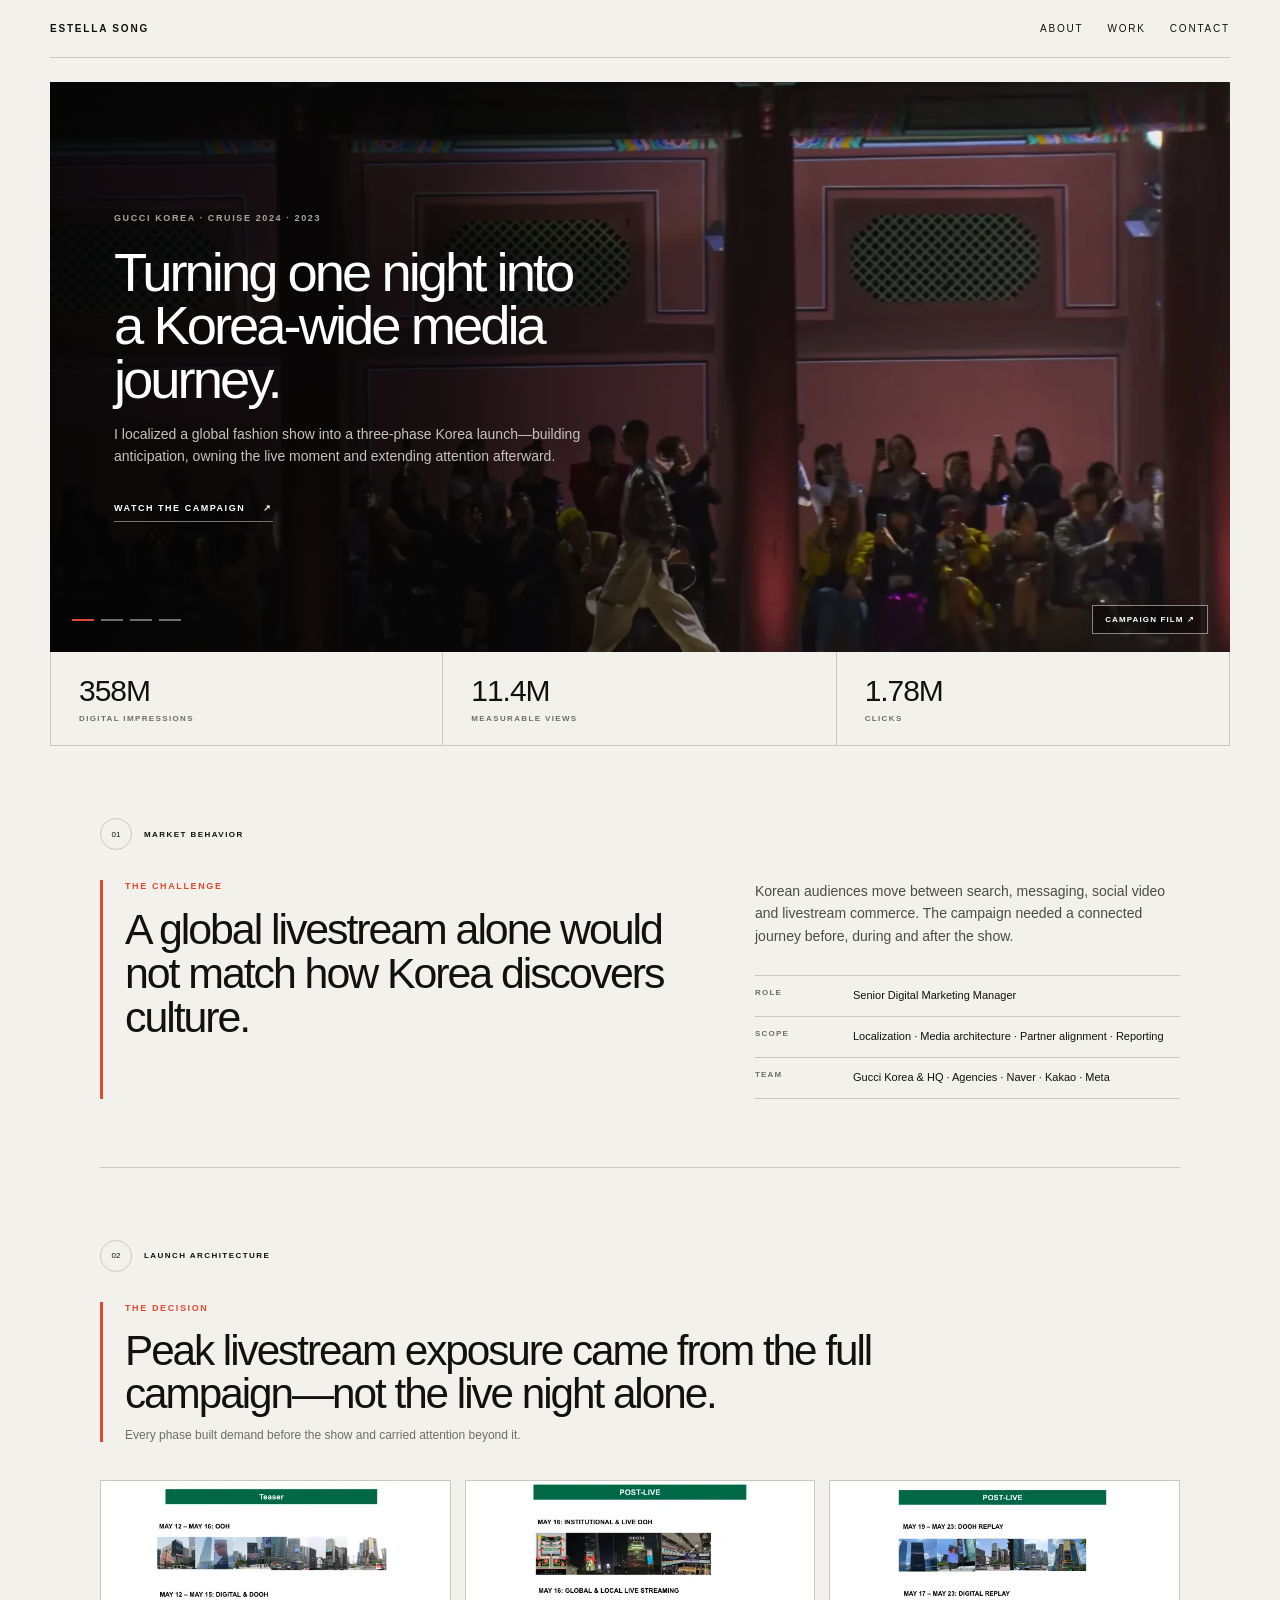
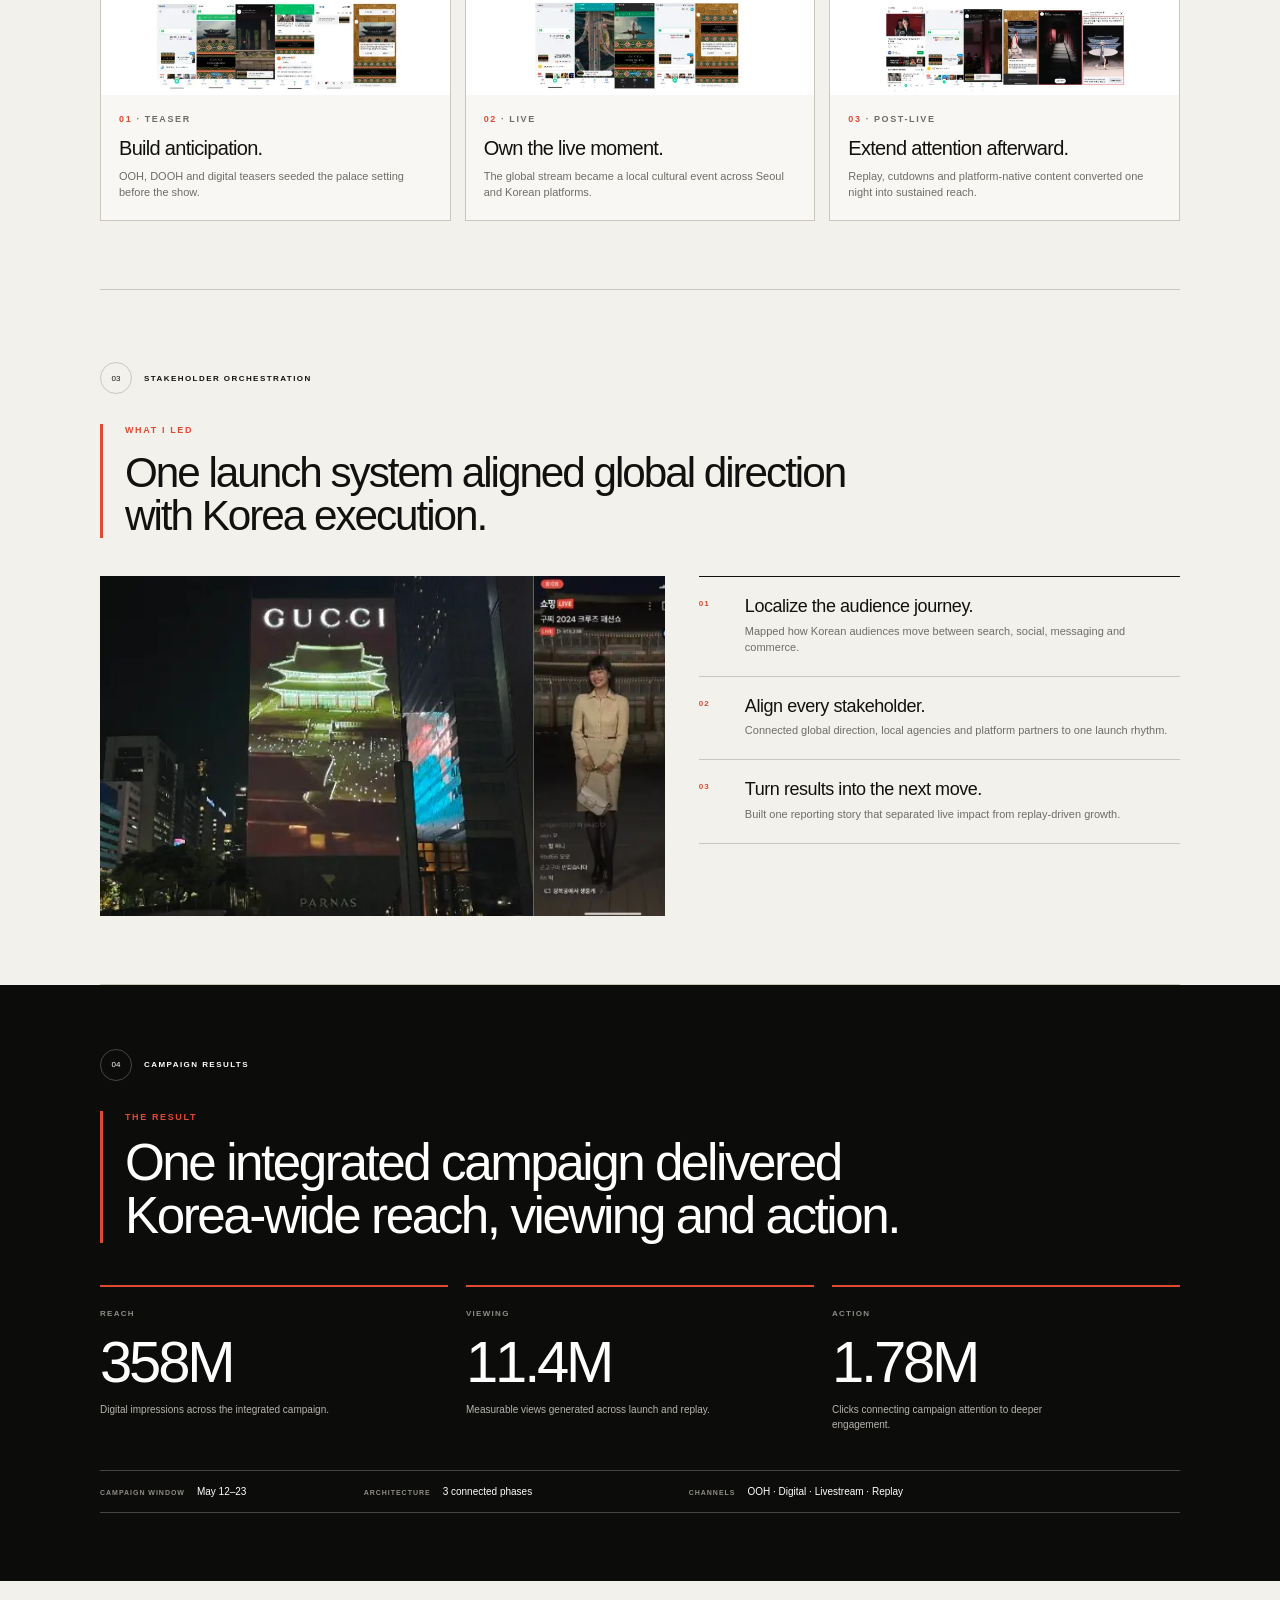
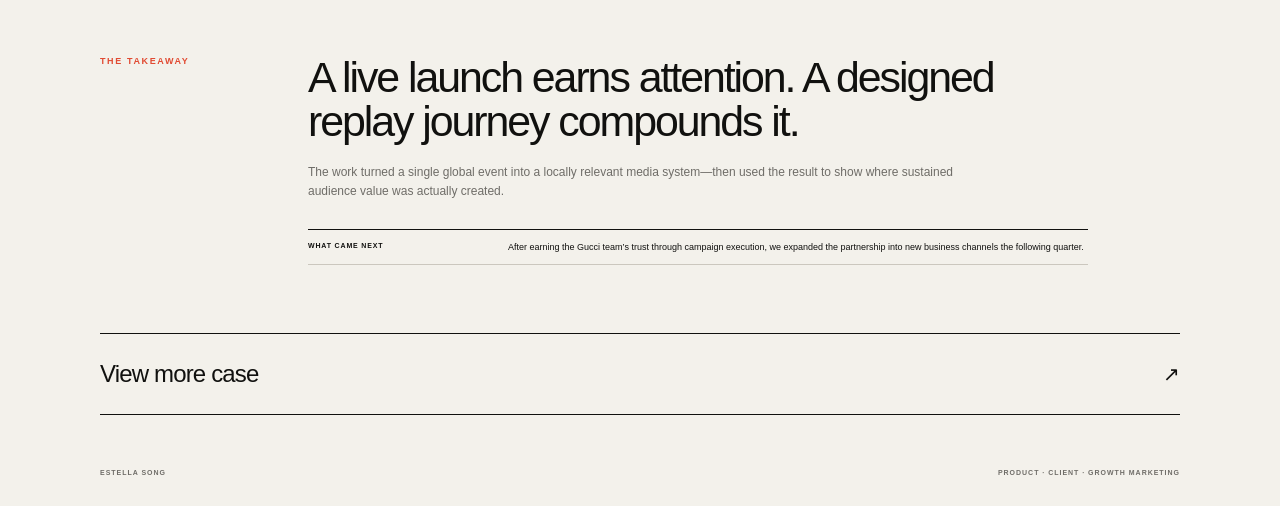
<file: gucci.html>
<!doctype html>
<html lang="en">
  <head>
    <meta charset="utf-8" />
    <meta name="viewport" content="width=device-width, initial-scale=1" />
    <meta name="theme-color" content="#f3f1eb" />
    <meta name="description" content="Gucci Cruise 2024 Korea campaign case study by Estella Song." />
    <meta property="og:title" content="Gucci Korea Campaign Case — Estella Song" />
    <meta property="og:description" content="How one global fashion show became a three-phase Korea media journey." />
    <meta property="og:type" content="website" />
    <title>Gucci Korea Campaign Case — Estella Song</title>
    <link rel="stylesheet" href="gucci-preview.css?v=20260818-v5" />
  </head>
  <body>
    <main id="top">
      <header class="site-header">
        <a class="wordmark" href="index.html" aria-label="Estella Song portfolio home">ESTELLA SONG</a>
        <nav aria-label="Primary navigation">
          <a href="about.html">ABOUT</a>
          <a href="index.html#work">WORK</a>
          <a href="index.html#contact">CONTACT</a>
        </nav>
      </header>

      <section class="hero">
        <div class="hero-carousel" aria-roledescription="carousel" aria-label="Gucci campaign images">
          <div class="hero-slides">
            <img class="active" src="assets/gucci/hero-01.webp" alt="Gucci model walking through the illuminated palace runway" />
            <img src="assets/gucci/hero-02.webp" alt="Gucci Cruise 2024 runway at Gyeongbokgung Palace" />
            <img src="assets/gucci/hero-03.webp" alt="Gucci model wearing a monogram look on the palace runway" />
            <img src="assets/gucci/hero-04.webp" alt="Gucci Cruise 2024 fashion show opening frame" />
          </div>
          <div class="carousel-controls">
            <div class="carousel-dots" aria-label="Choose campaign image">
              <button class="active" type="button" aria-label="Show image 1" aria-current="true"></button>
              <button type="button" aria-label="Show image 2"></button>
              <button type="button" aria-label="Show image 3"></button>
              <button type="button" aria-label="Show image 4"></button>
            </div>
            <a href="https://www.youtube.com/watch?v=rIUdA21wEPc" target="_blank" rel="noreferrer">
              CAMPAIGN FILM <span aria-hidden="true">↗</span>
            </a>
          </div>
        </div>

        <div class="hero-copy">
          <p class="kicker">GUCCI KOREA · CRUISE 2024 · 2023</p>
          <h1>Turning one night into a Korea-wide media journey.</h1>
          <p class="hero-summary">
            I localized a global fashion show into a three-phase Korea launch—building
            anticipation, owning the live moment and extending attention afterward.
          </p>
          <a class="text-link" href="https://www.youtube.com/watch?v=rIUdA21wEPc" target="_blank" rel="noreferrer">
            WATCH THE CAMPAIGN <span aria-hidden="true">↗</span>
          </a>
        </div>
      </section>

      <section class="metrics" aria-label="Campaign results">
        <div><strong>358M</strong><span>DIGITAL IMPRESSIONS</span></div>
        <div><strong>11.4M</strong><span>MEASURABLE VIEWS</span></div>
        <div><strong>1.78M</strong><span>CLICKS</span></div>
      </section>

      <section class="case-section behavior" id="case">
        <div class="section-index"><span>01</span><p>MARKET BEHAVIOR</p></div>
        <div class="intro-grid">
          <div class="statement red-rule">
            <p class="eyebrow">THE CHALLENGE</p>
            <h2>A global livestream alone would not match how Korea discovers culture.</h2>
          </div>
          <div class="support-copy">
            <p>
              Korean audiences move between search, messaging, social video and livestream
              commerce. The campaign needed a connected journey before, during and after the show.
            </p>
            <dl>
              <div><dt>ROLE</dt><dd>Senior Digital Marketing Manager</dd></div>
              <div><dt>SCOPE</dt><dd>Localization · Media architecture · Partner alignment · Reporting</dd></div>
              <div><dt>TEAM</dt><dd>Gucci Korea &amp; HQ · Agencies · Naver · Kakao · Meta</dd></div>
            </dl>
          </div>
        </div>
      </section>

      <section class="case-section launch">
        <div class="section-index"><span>02</span><p>LAUNCH ARCHITECTURE</p></div>
        <div class="statement red-rule compact-statement">
          <p class="eyebrow">THE DECISION</p>
          <h2>Peak livestream exposure came from the full campaign—not the live night alone.</h2>
          <p>Every phase built demand before the show and carried attention beyond it.</p>
        </div>
        <div class="phase-grid">
          <article class="phase-card">
            <div class="phase-media">
              <img src="assets/gucci/launch-teaser.webp" alt="Gucci teaser campaign plan across outdoor and digital channels" />
            </div>
            <div class="phase-copy">
              <p class="phase-label"><span>01</span> · TEASER</p>
              <h3>Build anticipation.</h3>
              <p>OOH, DOOH and digital teasers seeded the palace setting before the show.</p>
            </div>
          </article>
          <article class="phase-card">
            <div class="phase-media">
              <img src="assets/gucci/launch-live.webp" alt="Gucci institutional, outdoor and livestream launch plan" />
            </div>
            <div class="phase-copy">
              <p class="phase-label"><span>02</span> · LIVE</p>
              <h3>Own the live moment.</h3>
              <p>The global stream became a local cultural event across Seoul and Korean platforms.</p>
            </div>
          </article>
          <article class="phase-card">
            <div class="phase-media">
              <img src="assets/gucci/launch-replay.webp" alt="Gucci post-live replay plan across outdoor and digital channels" />
            </div>
            <div class="phase-copy">
              <p class="phase-label"><span>03</span> · POST-LIVE</p>
              <h3>Extend attention afterward.</h3>
              <p>Replay, cutdowns and platform-native content converted one night into sustained reach.</p>
            </div>
          </article>
        </div>
      </section>

      <section class="case-section stakeholder">
        <div class="section-index"><span>03</span><p>STAKEHOLDER ORCHESTRATION</p></div>
        <div class="statement red-rule compact-statement">
          <p class="eyebrow">WHAT I LED</p>
          <h2>One launch system aligned global direction with Korea execution.</h2>
        </div>
        <div class="stakeholder-grid">
          <figure class="stakeholder-media">
            <img src="assets/gucci/stakeholder.webp" alt="Gucci outdoor campaign and local livestream shown together" />
          </figure>
          <div class="leadership-list">
            <article>
              <p>01</p>
              <div>
                <h3>Localize the audience journey.</h3>
                <p>Mapped how Korean audiences move between search, social, messaging and commerce.</p>
              </div>
            </article>
            <article>
              <p>02</p>
              <div>
                <h3>Align every stakeholder.</h3>
                <p>Connected global direction, local agencies and platform partners to one launch rhythm.</p>
              </div>
            </article>
            <article>
              <p>03</p>
              <div>
                <h3>Turn results into the next move.</h3>
                <p>Built one reporting story that separated live impact from replay-driven growth.</p>
              </div>
            </article>
          </div>
        </div>
      </section>

      <section class="proof" id="proof">
        <div class="proof-inner">
          <div class="section-index inverse"><span>04</span><p>CAMPAIGN RESULTS</p></div>
          <div class="proof-title red-rule">
            <p class="eyebrow">THE RESULT</p>
            <h2>One integrated campaign delivered Korea-wide reach, viewing and action.</h2>
          </div>
          <div class="result-grid" aria-label="Gucci Korea campaign results">
            <article>
              <span>REACH</span><strong>358M</strong>
              <p>Digital impressions across the integrated campaign.</p>
            </article>
            <article>
              <span>VIEWING</span><strong>11.4M</strong>
              <p>Measurable views generated across launch and replay.</p>
            </article>
            <article>
              <span>ACTION</span><strong>1.78M</strong>
              <p>Clicks connecting campaign attention to deeper engagement.</p>
            </article>
          </div>
          <div class="result-context" aria-label="Campaign scope">
            <article><span>CAMPAIGN WINDOW</span><strong>May 12–23</strong></article>
            <article><span>ARCHITECTURE</span><strong>3 connected phases</strong></article>
            <article><span>CHANNELS</span><strong>OOH · Digital · Livestream · Replay</strong></article>
          </div>
        </div>
      </section>

      <section class="takeaway" id="takeaway">
        <p class="eyebrow">THE TAKEAWAY</p>
        <div>
          <h2>A live launch earns attention. A designed replay journey compounds it.</h2>
          <p>
            The work turned a single global event into a locally relevant media system—then used
            the result to show where sustained audience value was actually created.
          </p>
          <div class="capability-row">
            <span>WHAT CAME NEXT</span>
            <p>After earning the Gucci team’s trust through campaign execution, we expanded the partnership into new business channels the following quarter.</p>
          </div>
        </div>
      </section>

      <a class="next-case" href="index.html#work" aria-label="View more case">
        <strong>View more case</strong><i aria-hidden="true">↗</i>
      </a>

      <footer>
        <span>ESTELLA SONG</span>
        <span>PRODUCT · CLIENT · GROWTH MARKETING</span>
      </footer>
    </main>

    <script>
      (function () {
        var slides = Array.prototype.slice.call(document.querySelectorAll('.hero-slides img'));
        var dots = Array.prototype.slice.call(document.querySelectorAll('.carousel-dots button'));
        var active = 0;
        var timer;

        function show(index) {
          active = index;
          slides.forEach(function (slide, i) {
            slide.classList.toggle('active', i === index);
          });
          dots.forEach(function (dot, i) {
            dot.classList.toggle('active', i === index);
            if (i === index) dot.setAttribute('aria-current', 'true');
            else dot.removeAttribute('aria-current');
          });
        }

        function start() {
          window.clearInterval(timer);
          timer = window.setInterval(function () {
            show((active + 1) % slides.length);
          }, 4200);
        }

        dots.forEach(function (dot, index) {
          dot.addEventListener('click', function () {
            show(index);
            start();
          });
        });

        if (!window.matchMedia('(prefers-reduced-motion: reduce)').matches) start();
      })();
    </script>
  </body>
</html>
</file>
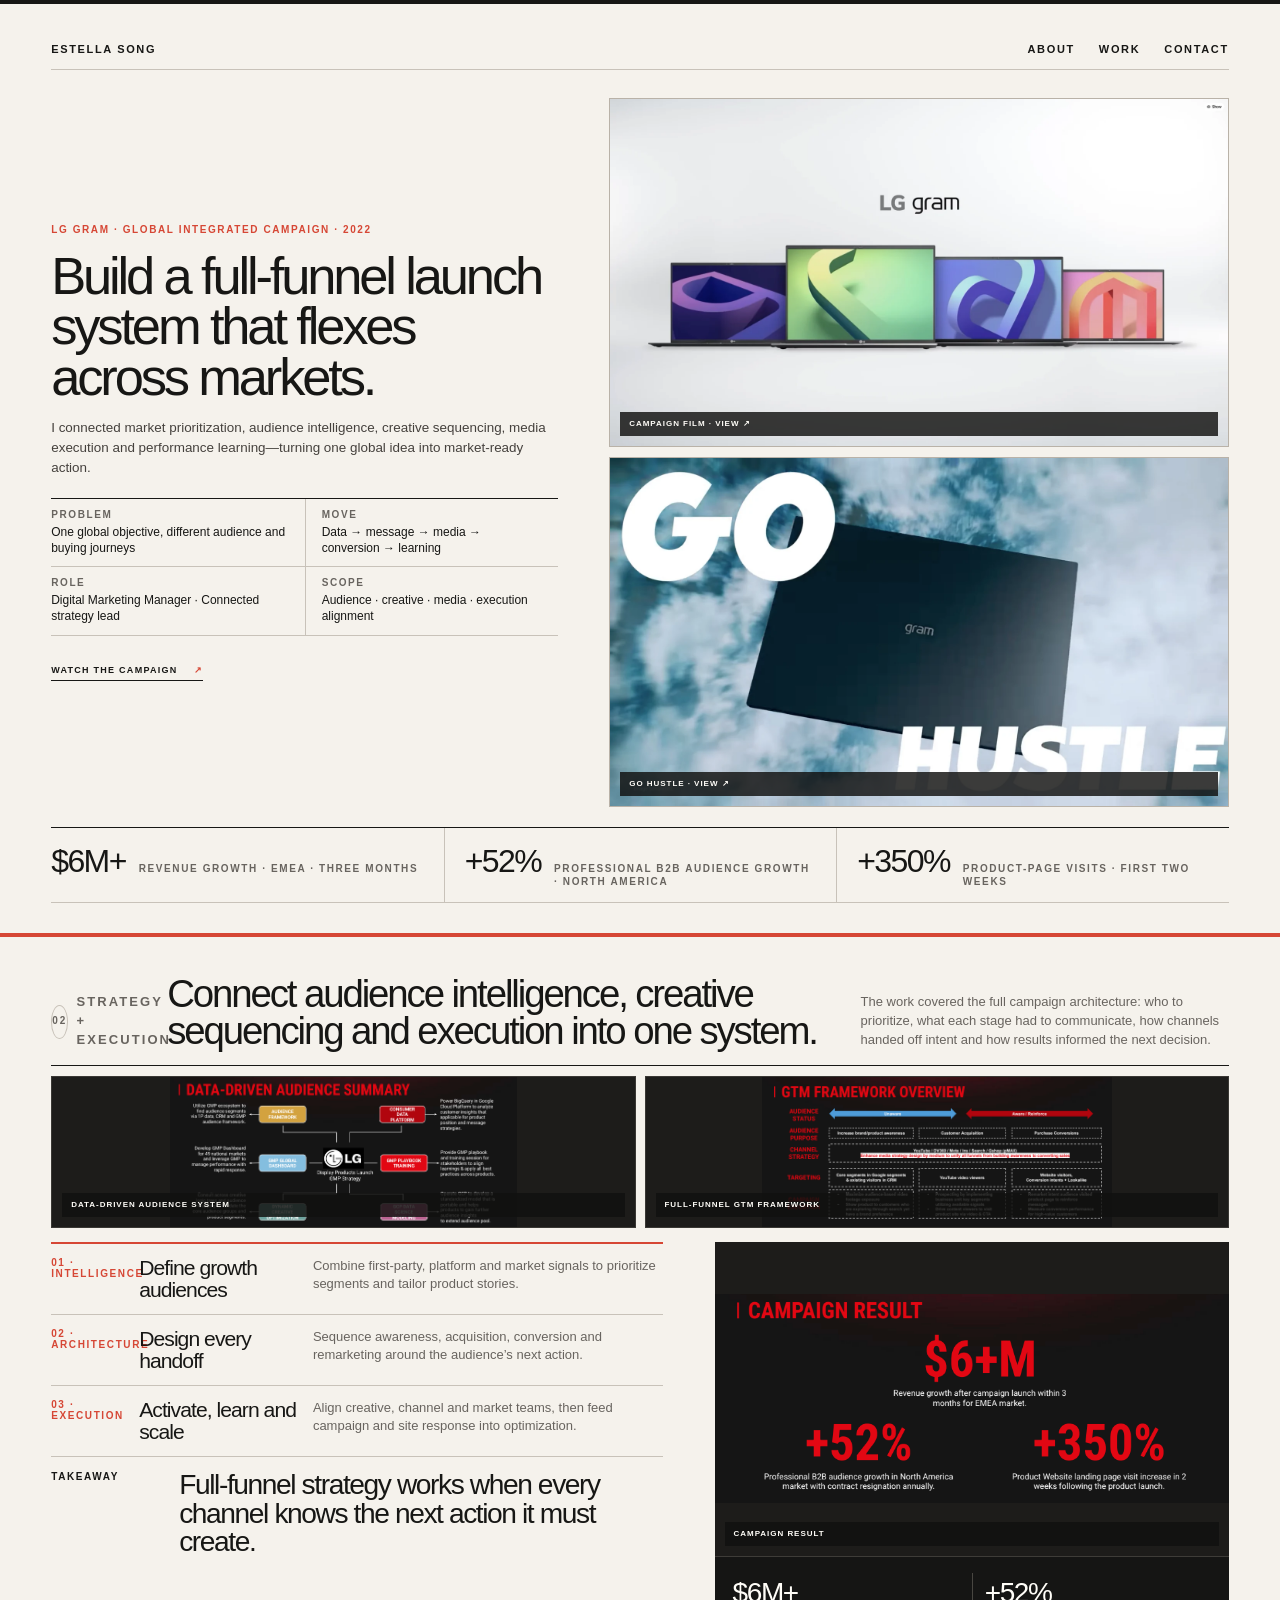
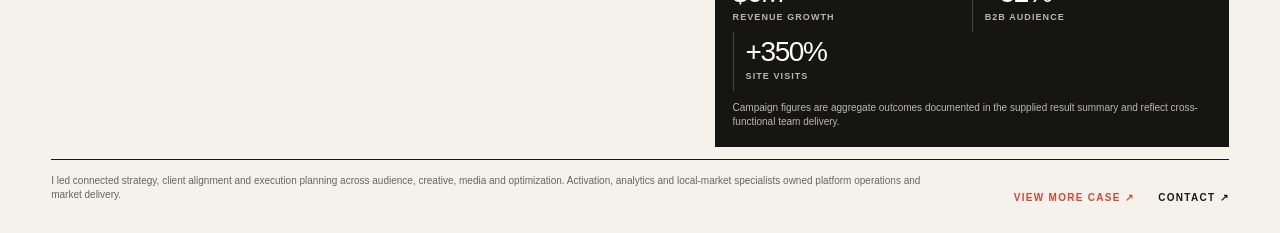
<file: lg.html>
<!doctype html>
<html lang="en">
<head>
  <meta charset="utf-8">
  <meta name="viewport" content="width=device-width, initial-scale=1">
  <meta name="description" content="LG global campaign case study by Estella Song: full-funnel audience strategy, GTM execution and measurable business growth.">
  <title>LG Global Full-funnel Campaign — Estella Song</title>
  <link rel="stylesheet" href="compact-case.css?v=20260819-type-v4">
</head>
<body class="compact-case">
  <main id="top">
    <section class="case-screen cover" aria-labelledby="hero-title">
      <div class="inner cover">
        <header class="site-header">
          <a href="index.html" aria-label="Estella Song, portfolio home">Estella Song</a>
          <nav aria-label="Primary navigation"><a href="about.html">About</a><a href="index.html#work">Work</a><a href="index.html#contact">Contact</a></nav>
        </header>
        <div class="cover-grid">
          <div class="cover-copy">
            <p class="eyebrow">LG gram · Global integrated campaign · 2022</p>
            <h1 id="hero-title">Build a full-funnel launch system that flexes across markets.</h1>
            <p class="lede">I connected market prioritization, audience intelligence, creative sequencing, media execution and performance learning—turning one global idea into market-ready action.</p>
            <dl class="facts">
              <div class="fact"><dt>Problem</dt><dd>One global objective, different audience and buying journeys</dd></div>
              <div class="fact"><dt>Move</dt><dd>Data → message → media → conversion → learning</dd></div>
              <div class="fact"><dt>Role</dt><dd>Digital Marketing Manager · Connected strategy lead</dd></div>
              <div class="fact"><dt>Scope</dt><dd>Audience · creative · media · execution alignment</dd></div>
            </dl>
            <a class="campaign-link" href="https://www.youtube.com/watch?v=e9JCTebg4eo" target="_blank" rel="noopener noreferrer">Watch the campaign <span aria-hidden="true">↗</span></a>
          </div>
          <div class="media-board media-board--duo media-board--landscape" aria-label="LG gram campaign images">
            <a class="media-photo" href="https://www.youtube.com/watch?v=e9JCTebg4eo" target="_blank" rel="noopener noreferrer" aria-label="Watch the LG gram campaign film"><img src="assets/cases/lg/hero-lineup.webp" alt="LG gram product lineup from the campaign film" loading="eager" decoding="async"><span class="media-caption">Campaign film · View ↗</span></a>
            <a class="media-photo" href="https://www.youtube.com/watch?v=e9JCTebg4eo" target="_blank" rel="noopener noreferrer" aria-label="Watch the LG gram campaign film"><img src="assets/cases/lg/hero-hustle.webp" alt="LG gram Go Hustle campaign creative" loading="eager" decoding="async"><span class="media-caption">Go Hustle · View ↗</span></a>
          </div>
        </div>
        <div class="metric-rail" aria-label="LG campaign results">
          <div class="metric"><strong>$6M+</strong><span>Revenue growth · EMEA · three months</span></div>
          <div class="metric"><strong>+52%</strong><span>Professional B2B audience growth · North America</span></div>
          <div class="metric"><strong>+350%</strong><span>Product-page visits · first two weeks</span></div>
        </div>
      </div>
    </section>

    <section class="case-screen case-detail" id="case" aria-labelledby="detail-title">
      <div class="inner">
        <header class="detail-head">
          <p class="screen-label"><b>02</b> Strategy + execution</p>
          <h2 id="detail-title">Connect audience intelligence, creative sequencing and execution into one system.</h2>
          <p>The work covered the full campaign architecture: who to prioritize, what each stage had to communicate, how channels handed off intent and how results informed the next decision.</p>
        </header>
        <div class="case-gallery case-gallery--two" aria-label="LG campaign strategy materials">
          <figure class="gallery-card"><img src="assets/cases/lg/audience-system.png" alt="LG data-driven audience system connecting CRM, data platforms and dynamic creative" loading="lazy" decoding="async"><figcaption>Data-driven audience system</figcaption></figure>
          <figure class="gallery-card"><img src="assets/cases/lg/gtm-framework.png" alt="LG full-funnel GTM framework from awareness to conversion" loading="lazy" decoding="async"><figcaption>Full-funnel GTM framework</figcaption></figure>
        </div>
        <div class="detail-grid">
          <div>
            <div class="steps">
              <article class="step"><span class="step-index">01 · Intelligence</span><h3>Define growth audiences</h3><p>Combine first-party, platform and market signals to prioritize segments and tailor product stories.</p></article>
              <article class="step"><span class="step-index">02 · Architecture</span><h3>Design every handoff</h3><p>Sequence awareness, acquisition, conversion and remarketing around the audience’s next action.</p></article>
              <article class="step"><span class="step-index">03 · Execution</span><h3>Activate, learn and scale</h3><p>Align creative, channel and market teams, then feed campaign and site response into optimization.</p></article>
            </div>
            <div class="takeaway"><p class="micro-label">Takeaway</p><blockquote>Full-funnel strategy works when every channel knows the next action it must create.</blockquote></div>
          </div>
          <aside class="proof-card" aria-label="LG campaign results">
            <figure class="proof-visual"><img src="assets/cases/lg/campaign-result.png" alt="LG campaign result showing revenue, audience and website growth" loading="lazy" decoding="async"><figcaption>Campaign result</figcaption></figure>
            <div class="proof-metrics proof-metrics--three">
              <div class="proof-metric"><strong>$6M+</strong><span>Revenue growth</span></div>
              <div class="proof-metric"><strong>+52%</strong><span>B2B audience</span></div>
              <div class="proof-metric"><strong>+350%</strong><span>Site visits</span></div>
            </div>
            <p class="proof-note">Campaign figures are aggregate outcomes documented in the supplied result summary and reflect cross-functional team delivery.</p>
          </aside>
        </div>
        <footer class="detail-footer">
          <p class="boundary">I led connected strategy, client alignment and execution planning across audience, creative, media and optimization. Activation, analytics and local-market specialists owned platform operations and market delivery.</p>
          <nav class="footer-links" aria-label="Case footer"><a href="index.html#work">View more case ↗</a><a href="mailto:estellasong31@gmail.com">Contact ↗</a></nav>
        </footer>
      </div>
    </section>
  </main>
</body>
</html>
</file>
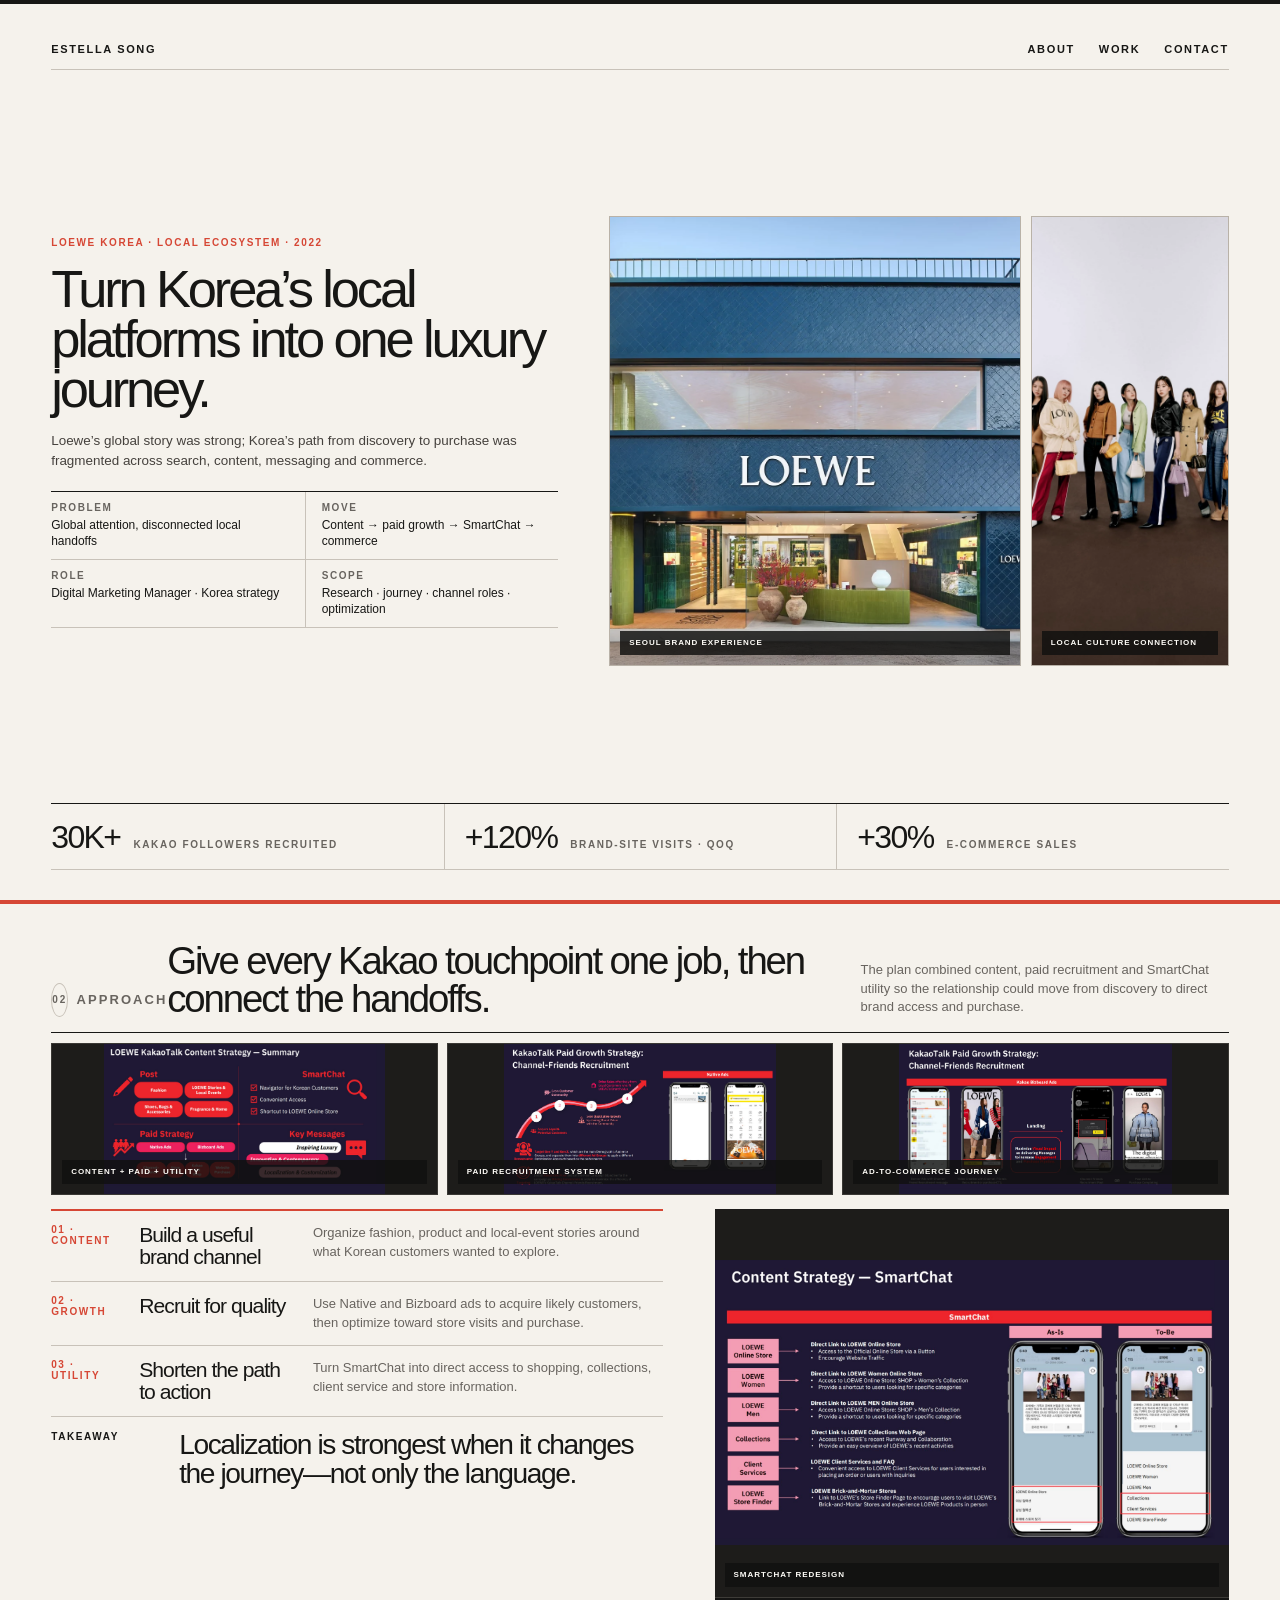
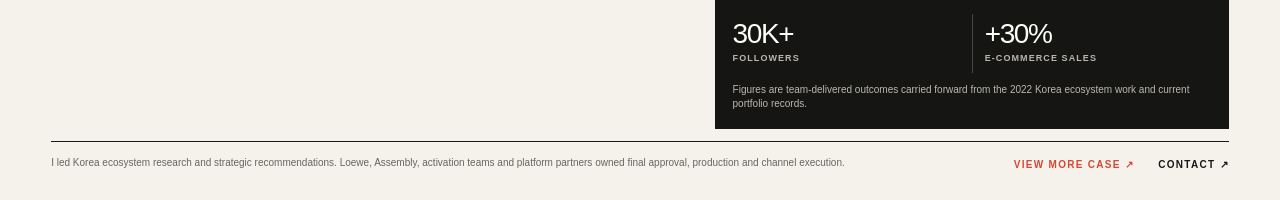
<file: loewe.html>
<!doctype html>
<html lang="en">
<head>
  <meta charset="utf-8">
  <meta name="viewport" content="width=device-width, initial-scale=1">
  <meta name="description" content="Loewe Korea case study by Estella Song: connecting Kakao content, paid growth and SmartChat into a Korea-native luxury journey.">
  <title>Loewe Korea Local Ecosystem — Estella Song</title>
  <link rel="stylesheet" href="compact-case.css?v=20260819-type-v4">
</head>
<body class="compact-case">
  <main id="top">
    <section class="case-screen cover" aria-labelledby="hero-title">
      <div class="inner cover">
        <header class="site-header">
          <a href="index.html" aria-label="Estella Song, portfolio home">Estella Song</a>
          <nav aria-label="Primary navigation"><a href="about.html">About</a><a href="index.html#work">Work</a><a href="index.html#contact">Contact</a></nav>
        </header>
        <div class="cover-grid">
          <div class="cover-copy">
            <p class="eyebrow">Loewe Korea · Local ecosystem · 2022</p>
            <h1 id="hero-title">Turn Korea’s local platforms into one luxury journey.</h1>
            <p class="lede">Loewe’s global story was strong; Korea’s path from discovery to purchase was fragmented across search, content, messaging and commerce.</p>
            <dl class="facts">
              <div class="fact"><dt>Problem</dt><dd>Global attention, disconnected local handoffs</dd></div>
              <div class="fact"><dt>Move</dt><dd>Content → paid growth → SmartChat → commerce</dd></div>
              <div class="fact"><dt>Role</dt><dd>Digital Marketing Manager · Korea strategy</dd></div>
              <div class="fact"><dt>Scope</dt><dd>Research · journey · channel roles · optimization</dd></div>
            </dl>
          </div>
          <div class="media-board media-board--duo" aria-label="Loewe campaign hero images">
            <figure class="media-photo media-photo--wide"><img src="assets/cases/loewe/hero-store.webp" alt="Loewe Seongsu flagship store exterior" loading="eager" decoding="async"><figcaption>Seoul brand experience</figcaption></figure>
            <figure class="media-photo media-photo--portrait"><img src="assets/cases/loewe/hero-campaign.webp" alt="Loewe pre-collection campaign featuring NMIXX" loading="eager" decoding="async"><figcaption>Local culture connection</figcaption></figure>
          </div>
        </div>
        <div class="metric-rail" aria-label="Loewe headline results">
          <div class="metric"><strong>30K+</strong><span>Kakao followers recruited</span></div>
          <div class="metric"><strong>+120%</strong><span>Brand-site visits · QoQ</span></div>
          <div class="metric"><strong>+30%</strong><span>E-commerce sales</span></div>
        </div>
      </div>
    </section>

    <section class="case-screen case-detail" id="case" aria-labelledby="detail-title">
      <div class="inner">
        <header class="detail-head">
          <p class="screen-label"><b>02</b> Approach</p>
          <h2 id="detail-title">Give every Kakao touchpoint one job, then connect the handoffs.</h2>
          <p>The plan combined content, paid recruitment and SmartChat utility so the relationship could move from discovery to direct brand access and purchase.</p>
        </header>
        <div class="case-gallery case-gallery--three" aria-label="Loewe strategy materials">
          <figure class="gallery-card"><img src="assets/cases/loewe/strategy-summary.png" alt="Loewe KakaoTalk content, paid growth and SmartChat strategy summary" loading="lazy" decoding="async"><figcaption>Content + paid + utility</figcaption></figure>
          <figure class="gallery-card"><img src="assets/cases/loewe/paid-growth.png" alt="KakaoTalk paid growth and channel-friend recruitment strategy" loading="lazy" decoding="async"><figcaption>Paid recruitment system</figcaption></figure>
          <figure class="gallery-card"><img src="assets/cases/loewe/bizboard-journey.png" alt="Kakao Bizboard advertising path from recruitment to purchase" loading="lazy" decoding="async"><figcaption>Ad-to-commerce journey</figcaption></figure>
        </div>
        <div class="detail-grid">
          <div>
            <div class="steps">
              <article class="step"><span class="step-index">01 · Content</span><h3>Build a useful brand channel</h3><p>Organize fashion, product and local-event stories around what Korean customers wanted to explore.</p></article>
              <article class="step"><span class="step-index">02 · Growth</span><h3>Recruit for quality</h3><p>Use Native and Bizboard ads to acquire likely customers, then optimize toward store visits and purchase.</p></article>
              <article class="step"><span class="step-index">03 · Utility</span><h3>Shorten the path to action</h3><p>Turn SmartChat into direct access to shopping, collections, client service and store information.</p></article>
            </div>
            <div class="takeaway"><p class="micro-label">Takeaway</p><blockquote>Localization is strongest when it changes the journey—not only the language.</blockquote></div>
          </div>
          <aside class="proof-card" aria-label="Loewe SmartChat proof">
            <figure class="proof-visual"><img src="assets/cases/loewe/smartchat.png" alt="Loewe SmartChat navigation redesign from current state to proposed structure" loading="lazy" decoding="async"><figcaption>SmartChat redesign</figcaption></figure>
            <div class="proof-metrics">
              <div class="proof-metric"><strong>30K+</strong><span>Followers</span></div>
              <div class="proof-metric"><strong>+30%</strong><span>E-commerce sales</span></div>
            </div>
            <p class="proof-note">Figures are team-delivered outcomes carried forward from the 2022 Korea ecosystem work and current portfolio records.</p>
          </aside>
        </div>
        <footer class="detail-footer">
          <p class="boundary">I led Korea ecosystem research and strategic recommendations. Loewe, Assembly, activation teams and platform partners owned final approval, production and channel execution.</p>
          <nav class="footer-links" aria-label="Case footer"><a href="index.html#work">View more case ↗</a><a href="mailto:estellasong31@gmail.com">Contact ↗</a></nav>
        </footer>
      </div>
    </section>
  </main>
</body>
</html>
</file>
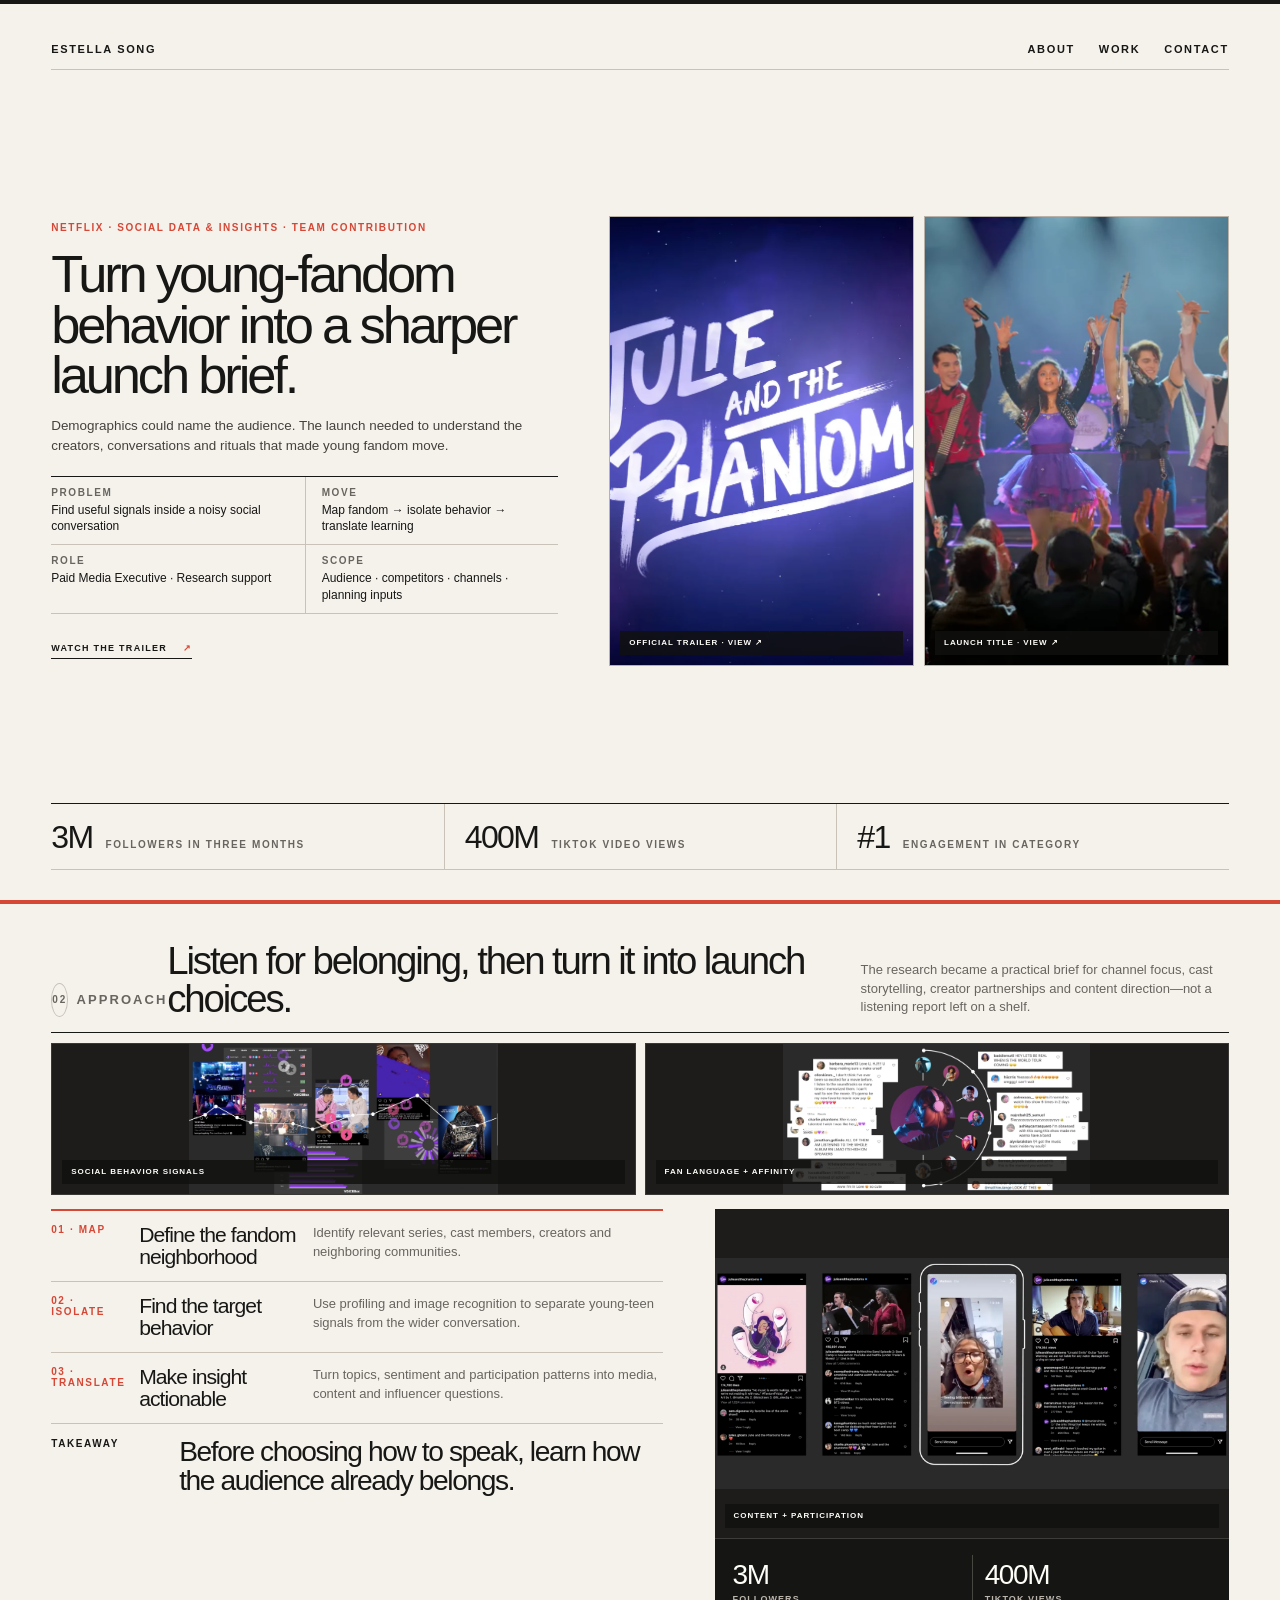
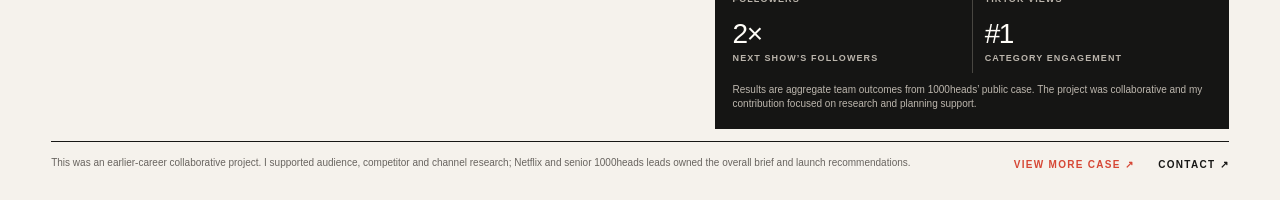
<file: netflix.html>
<!doctype html>
<html lang="en">
<head>
  <meta charset="utf-8">
  <meta name="viewport" content="width=device-width, initial-scale=1">
  <meta name="description" content="Netflix social data and insights case by Estella Song: using young-fandom behavior to support the Julie and the Phantoms launch brief.">
  <title>Netflix Social Data &amp; Insights — Estella Song</title>
  <link rel="stylesheet" href="compact-case.css?v=20260819-type-v4">
</head>
<body class="compact-case">
  <main id="top">
    <section class="case-screen cover" aria-labelledby="hero-title">
      <div class="inner cover">
        <header class="site-header">
          <a href="index.html" aria-label="Estella Song, portfolio home">Estella Song</a>
          <nav aria-label="Primary navigation"><a href="about.html">About</a><a href="index.html#work">Work</a><a href="index.html#contact">Contact</a></nav>
        </header>
        <div class="cover-grid">
          <div class="cover-copy">
            <p class="eyebrow">Netflix · Social data &amp; insights · Team contribution</p>
            <h1 id="hero-title">Turn young-fandom behavior into a sharper launch brief.</h1>
            <p class="lede">Demographics could name the audience. The launch needed to understand the creators, conversations and rituals that made young fandom move.</p>
            <dl class="facts">
              <div class="fact"><dt>Problem</dt><dd>Find useful signals inside a noisy social conversation</dd></div>
              <div class="fact"><dt>Move</dt><dd>Map fandom → isolate behavior → translate learning</dd></div>
              <div class="fact"><dt>Role</dt><dd>Paid Media Executive · Research support</dd></div>
              <div class="fact"><dt>Scope</dt><dd>Audience · competitors · channels · planning inputs</dd></div>
            </dl>
            <a class="campaign-link" href="https://www.youtube.com/watch?v=H14cBj0qO6Y" target="_blank" rel="noopener noreferrer">Watch the trailer <span aria-hidden="true">↗</span></a>
          </div>
          <div class="media-board media-board--duo media-board--balanced" aria-label="Julie and the Phantoms hero images">
            <a class="media-photo" href="https://www.youtube.com/watch?v=H14cBj0qO6Y" target="_blank" rel="noopener noreferrer" aria-label="Watch the Julie and the Phantoms trailer"><img src="assets/cases/netflix/hero-title.webp" alt="Julie and the Phantoms title card" loading="eager" decoding="async"><span class="media-caption">Official trailer · View ↗</span></a>
            <a class="media-photo" href="https://www.youtube.com/watch?v=H14cBj0qO6Y" target="_blank" rel="noopener noreferrer" aria-label="Watch the Julie and the Phantoms trailer"><img src="assets/cases/netflix/hero-cast.webp" alt="Julie and the Phantoms cast performing on stage" loading="eager" decoding="async"><span class="media-caption">Launch title · View ↗</span></a>
          </div>
        </div>
        <div class="metric-rail" aria-label="Netflix launch team results">
          <div class="metric"><strong>3M</strong><span>Followers in three months</span></div>
          <div class="metric"><strong>400M</strong><span>TikTok video views</span></div>
          <div class="metric"><strong>#1</strong><span>Engagement in category</span></div>
        </div>
      </div>
    </section>

    <section class="case-screen case-detail" id="case" aria-labelledby="detail-title">
      <div class="inner">
        <header class="detail-head">
          <p class="screen-label"><b>02</b> Approach</p>
          <h2 id="detail-title">Listen for belonging, then turn it into launch choices.</h2>
          <p>The research became a practical brief for channel focus, cast storytelling, creator partnerships and content direction—not a listening report left on a shelf.</p>
        </header>
        <div class="case-gallery case-gallery--two" aria-label="Netflix social insight materials">
          <figure class="gallery-card"><img src="assets/cases/netflix/social-insights.webp" alt="Julie and the Phantoms social insights combining reach, conversations and content response" loading="lazy" decoding="async"><figcaption>Social behavior signals</figcaption></figure>
          <figure class="gallery-card"><img src="assets/cases/netflix/fan-conversation.webp" alt="Young fandom comments and audience conversation around Julie and the Phantoms" loading="lazy" decoding="async"><figcaption>Fan language + affinity</figcaption></figure>
        </div>
        <div class="detail-grid">
          <div>
            <div class="steps">
              <article class="step"><span class="step-index">01 · Map</span><h3>Define the fandom neighborhood</h3><p>Identify relevant series, cast members, creators and neighboring communities.</p></article>
              <article class="step"><span class="step-index">02 · Isolate</span><h3>Find the target behavior</h3><p>Use profiling and image recognition to separate young-teen signals from the wider conversation.</p></article>
              <article class="step"><span class="step-index">03 · Translate</span><h3>Make insight actionable</h3><p>Turn topics, sentiment and participation patterns into media, content and influencer questions.</p></article>
            </div>
            <div class="takeaway"><p class="micro-label">Takeaway</p><blockquote>Before choosing how to speak, learn how the audience already belongs.</blockquote></div>
          </div>
          <aside class="proof-card" aria-label="Netflix social content proof">
            <figure class="proof-visual"><img src="assets/cases/netflix/social-content.webp" alt="Julie and the Phantoms Instagram, creator and fan content examples" loading="lazy" decoding="async"><figcaption>Content + participation</figcaption></figure>
            <div class="proof-metrics">
              <div class="proof-metric"><strong>3M</strong><span>Followers</span></div>
              <div class="proof-metric"><strong>400M</strong><span>TikTok views</span></div>
              <div class="proof-metric"><strong>2×</strong><span>Next show’s followers</span></div>
              <div class="proof-metric"><strong>#1</strong><span>Category engagement</span></div>
            </div>
            <p class="proof-note">Results are aggregate team outcomes from 1000heads’ public case. The project was collaborative and my contribution focused on research and planning support.</p>
          </aside>
        </div>
        <footer class="detail-footer">
          <p class="boundary">This was an earlier-career collaborative project. I supported audience, competitor and channel research; Netflix and senior 1000heads leads owned the overall brief and launch recommendations.</p>
          <nav class="footer-links" aria-label="Case footer"><a href="index.html#work">View more case ↗</a><a href="mailto:estellasong31@gmail.com">Contact ↗</a></nav>
        </footer>
      </div>
    </section>
  </main>
</body>
</html>
</file>
<file: homepage-refresh.css>
:root {
  --ink: #171717;
  --paper: #f4f1ec;
  --warm: #eee3dc;
  --muted: #6d6963;
  --line: #cfc9c0;
  --cyan: #b7e6ea;
  --coral: #f28a73;
  --white: #fff;
}

* { box-sizing: border-box; }

html {
  scroll-behavior: smooth;
  background: var(--paper);
}

body {
  margin: 0;
  color: var(--ink);
  background: var(--paper);
  font-family: Arial, Helvetica, sans-serif;
  -webkit-font-smoothing: antialiased;
}

img { display: block; max-width: 100%; }
a { color: inherit; text-decoration: none; }

.skip-link {
  position: fixed;
  top: 10px;
  left: 10px;
  z-index: 100;
  padding: 10px 14px;
  color: var(--white);
  background: var(--ink);
  transform: translateY(-150%);
}

.skip-link:focus { transform: translateY(0); }

.shell {
  width: min(100% - 9.5rem, 1448px);
  margin-inline: auto;
}

.site-nav {
  position: absolute;
  top: 0;
  left: 50%;
  z-index: 10;
  display: flex;
  align-items: center;
  justify-content: space-between;
  height: 112px;
  transform: translateX(-50%);
}

.wordmark {
  font-size: 20px;
  font-weight: 700;
  letter-spacing: -.45px;
}

.nav-links {
  display: flex;
  align-items: center;
  gap: 2.4rem;
}

.nav-links a {
  position: relative;
  padding-block: 8px;
  font-size: 12px;
  font-weight: 700;
  letter-spacing: 1.2px;
  text-transform: uppercase;
}

.nav-links a::after {
  position: absolute;
  right: 0;
  bottom: 2px;
  left: 0;
  height: 1px;
  background: currentColor;
  content: "";
  transform: scaleX(0);
  transform-origin: right;
  transition: transform 180ms ease;
}

.nav-links a:hover::after,
.nav-links a:focus-visible::after,
.nav-links a[aria-current="page"]::after {
  transform: scaleX(1);
  transform-origin: left;
}

.hero {
  position: relative;
  min-height: 760px;
  overflow: hidden;
  background: var(--paper);
}

.hero-photo {
  position: relative;
  align-self: stretch;
  justify-self: end;
  width: 100%;
  max-width: none;
  min-height: 0;
  margin: 0;
  overflow: visible;
  background: transparent;
}

.hero-photo picture {
  position: absolute;
  inset: 0;
  display: block;
}

.hero-photo img {
  position: absolute;
  inset: 0;
  width: 100%;
  height: 100%;
  object-fit: cover;
  object-position: right center;
}

.hero-content {
  position: relative;
  z-index: 2;
  display: grid;
  grid-template-columns: repeat(2, minmax(0, 1fr));
  align-content: center;
  align-items: stretch;
  gap: clamp(56px, 6vw, 96px);
  min-height: 760px;
  padding-top: 132px;
  padding-bottom: 54px;
}

.hero-copy {
  width: 100%;
  max-width: 650px;
}

.eyebrow,
.section-kicker,
.case-meta,
.more-label {
  margin: 0;
  font-size: 12px;
  font-weight: 700;
  letter-spacing: 1.8px;
  text-transform: uppercase;
}

.eyebrow {
  display: flex;
  align-items: center;
  gap: 18px;
  margin-bottom: 52px;
  white-space: nowrap;
}

.signal {
  position: relative;
  display: block;
  width: 40px;
  height: 5px;
  background: var(--coral);
}

.signal::after {
  position: absolute;
  top: -5px;
  left: 6px;
  width: 40px;
  height: 5px;
  background: var(--cyan);
  content: "";
}

.hero h1 {
  margin: 0;
  font-size: clamp(62px, 5.05vw, 80px);
  font-weight: 600;
  letter-spacing: -.061em;
  line-height: .96;
  text-transform: uppercase;
}

.hero-intro {
  max-width: 560px;
  margin: 38px 0 0;
  color: #3e3d39;
  font-size: 18px;
  line-height: 1.55;
}

.text-link {
  display: inline-flex;
  align-items: center;
  gap: 32px;
  margin-top: 42px;
  padding-bottom: 10px;
  border-bottom: 1px solid rgba(23, 23, 23, .72);
  font-size: 12px;
  font-weight: 700;
  letter-spacing: 1.5px;
  text-transform: uppercase;
}

.text-link span { font-size: 18px; transition: transform 180ms ease; }
.text-link:hover span { transform: translateY(4px); }

.help-section {
  color: var(--white);
  background: var(--ink);
  padding: 82px 0 42px;
}

.section-kicker.light { color: #eee; }

.help-section > .shell > h2,
.work-section h2,
.contact-section h2 {
  margin: 68px 0 0;
  font-size: clamp(48px, 3.85vw, 62px);
  font-weight: 550;
  letter-spacing: -.052em;
  line-height: 1;
  text-transform: uppercase;
}

.help-grid {
  display: grid;
  grid-template-columns: repeat(3, 1fr);
  margin-top: 56px;
  border-top: 1px solid #686868;
}

.help-item {
  min-height: 285px;
  padding: 54px 34px 36px 0;
}

.help-item + .help-item {
  padding-left: 34px;
  border-left: 1px solid #454545;
}

.help-number {
  margin: 0;
  font-size: 13px;
  font-weight: 700;
  letter-spacing: 1.4px;
  text-transform: uppercase;
}

.coral { color: var(--coral); }
.cyan { color: var(--cyan); }

.help-item h3 {
  margin: 50px 0 0;
  font-size: clamp(22px, 1.8vw, 28px);
  font-weight: 550;
  line-height: 1.28;
  text-transform: uppercase;
}

.help-item > p:last-child {
  max-width: 330px;
  margin: 26px 0 0;
  color: #c9c7c3;
  font-size: 16px;
  line-height: 1.55;
}

.brand-row {
  display: grid;
  grid-template-columns: 190px 1fr;
  align-items: center;
  gap: 26px;
  min-height: 85px;
  border-top: 1px solid #393939;
}

.brand-row > p {
  margin: 0;
  color: #8b8985;
  font-size: 10px;
  font-weight: 700;
  letter-spacing: 1.8px;
  text-transform: uppercase;
}

.logo-list {
  display: flex;
  align-items: center;
  justify-content: space-between;
  gap: 20px;
  color: #e8e5e1;
  white-space: nowrap;
}

.logo-list > span { display: inline-flex; align-items: center; }
.logo-iflytek { font-size: 19px; font-weight: 700; }
.logo-lg { font-size: 18px; font-weight: 700; letter-spacing: -1px; }
.logo-microsoft { gap: 8px; font-size: 15px; }
.logo-microsoft i {
  width: 19px;
  height: 19px;
  background: linear-gradient(90deg, transparent 45%, var(--ink) 45% 55%, transparent 55%), linear-gradient(transparent 45%, var(--ink) 45% 55%, transparent 55%), #e8e5e1;
}
.logo-google { gap: 7px; font-size: 20px; font-weight: 700; }
.logo-google b { font-size: 15px; font-weight: 400; }
.logo-luxury { font-family: Georgia, 'Times New Roman', serif; font-size: 18px; letter-spacing: 2.2px; }
.logo-netflix { font-size: 18px; font-weight: 900; letter-spacing: .6px; }
.logo-kiss { font-size: 20px; font-style: italic; font-weight: 900; letter-spacing: .8px; }

.work-section { padding: 85px 0 68px; }

.section-heading-row {
  display: flex;
  align-items: flex-end;
  justify-content: space-between;
}

.work-section h2 { margin-top: 66px; }

.section-note {
  margin: 0 0 3px;
  color: var(--muted);
  font-size: 14px;
}

.case-grid {
  display: grid;
  grid-template-columns: repeat(3, minmax(0, 1fr));
  gap: 36px;
  margin-top: 58px;
}

.case-card {
  min-width: 0;
  background: #ece8e2;
  transition: transform 200ms ease, box-shadow 200ms ease;
}

.case-card:hover,
.case-card:focus-visible {
  outline: none;
  transform: translateY(-5px);
  box-shadow: 0 18px 45px rgba(23, 23, 23, .12);
}

.case-visual { height: 270px; overflow: hidden; }

.image-visual img {
  width: 100%;
  height: 100%;
  object-fit: cover;
  object-position: center;
}

.case-copy { min-height: 278px; padding: 40px 26px 30px; }
.case-meta { color: var(--muted); }
.case-copy h3 {
  margin: 34px 0 0;
  font-size: 26px;
  font-weight: 600;
  letter-spacing: -.025em;
  text-transform: uppercase;
}

.case-copy dl { margin: 38px 0 0; }
.case-copy dl div { display: grid; grid-template-columns: 74px 1fr; gap: 10px; margin-top: 17px; }
.case-copy dt {
  color: #77736d;
  font-size: 12px;
  font-weight: 700;
  letter-spacing: .7px;
  text-transform: uppercase;
}
.case-copy dd { margin: 0; font-size: 14px; line-height: 1.35; }
.case-outcome {
  margin: 35px 0 0;
  font-size: 17px;
  font-weight: 700;
  line-height: 1.3;
  text-transform: uppercase;
}

.adobe-visual {
  display: flex;
  align-items: center;
  gap: 28px;
  padding: 30px 32px 22px 40px;
  color: var(--white);
  background: #222;
}

.adobe-phone {
  flex: 0 0 138px;
  height: 218px;
  padding: 16px;
  border-radius: 8px;
  background: #f6f2eb;
}

.adobe-tile {
  display: grid;
  place-items: center;
  height: 92px;
  color: var(--white);
  background: #e34b3e;
  font-size: 38px;
  font-weight: 700;
}

.adobe-phone i { display: block; height: 7px; margin-top: 19px; background: #252525; }
.adobe-phone i:last-child { width: 82%; margin-top: 13px; background: #b6b2ac; }
.adobe-results { min-width: 0; }
.adobe-results p {
  margin: 0 0 30px;
  font-size: 11px;
  font-weight: 700;
  letter-spacing: 1.2px;
  text-transform: uppercase;
}
.adobe-results strong { display: block; color: var(--coral); font-size: 42px; line-height: 1; }
.adobe-results strong small { color: #c8c5c0; font-size: 12px; font-weight: 400; text-transform: uppercase; }
.adobe-results b { display: block; margin-top: 29px; font-size: 21px; text-transform: uppercase; }
.adobe-results span { display: block; margin-top: 9px; color: var(--cyan); font-size: 11px; text-transform: uppercase; }

.gucci-visual {
  display: grid;
  grid-template-columns: 46% 54%;
  padding: 18px 18px 18px 26px;
  color: var(--white);
  background: #151515;
}

.gucci-visual img {
  width: 100%;
  height: 100%;
  object-fit: cover;
  object-position: center;
  border-left: 4px solid #ef4040;
}

.gucci-results { padding-right: 18px; }
.gucci-results p { margin: 4px 0 30px; color: #ef4040; font-size: 10px; font-weight: 700; letter-spacing: 1.2px; text-transform: uppercase; }
.gucci-results strong { display: block; font-size: 40px; line-height: 1; }
.gucci-results span { display: block; margin-top: 6px; color: #c8c5c0; font-size: 9px; letter-spacing: .5px; text-transform: uppercase; }
.gucci-results hr { margin: 16px 0; border: 0; border-top: 1px solid #444; }
.gucci-results .coral-text { color: var(--coral); font-size: 36px; }
.gucci-results b { display: block; margin-top: 16px; color: var(--cyan); font-size: 8px; letter-spacing: 1px; text-transform: uppercase; }

.more-work { margin-top: 52px; padding-top: 30px; border-top: 1px solid var(--line); }
.more-label { color: #77736d; }
.more-grid { display: grid; grid-template-columns: repeat(3, 1fr); gap: 36px; margin-top: 30px; }
.more-grid a { position: relative; display: flex; min-height: 120px; flex-direction: column; padding-right: 20px; }
.more-grid a::before { position: absolute; top: -8px; right: 20px; color: var(--muted); content: "↗"; opacity: 0; transform: translate(-6px, 6px); transition: .18s ease; }
.more-grid a:hover::before { opacity: 1; transform: translate(0); }
.more-grid strong { font-size: 17px; text-transform: uppercase; }
.more-grid span { margin-top: 13px; color: var(--muted); font-size: 12px; text-transform: uppercase; }
.more-grid em { margin-top: 24px; font-size: 10px; font-style: normal; font-weight: 700; letter-spacing: 1.2px; text-transform: uppercase; }
.more-grid small { margin-top: 8px; color: #8a857e; font-size: 9px; }

.contact-section {
  color: var(--white);
  background: var(--ink);
  padding: 68px 0 76px;
}

.contact-grid { display: grid; grid-template-columns: 2fr 1fr; align-items: end; gap: 80px; }
.contact-section h2 { margin-top: 60px; }
.cyan-text { color: var(--cyan); }
.contact-links { padding-bottom: 8px; }
.email-link { display: inline-block; padding-bottom: 11px; border-bottom: 1px solid var(--white); font-size: 17px; font-weight: 600; }
.contact-links p { margin: 40px 0 0; color: #c8c5c0; font-size: 12px; font-weight: 700; letter-spacing: 1.5px; text-transform: uppercase; }
.contact-links a:hover { color: var(--cyan); }

/* About */
.about-page { background: #f7f6f3; }
.about-nav { position: relative; left: auto; transform: none; }
.about-intro {
  display: grid;
  grid-template-columns: 250px minmax(460px, 1fr) 360px;
  gap: 54px;
  align-items: end;
  padding: 86px 0 90px;
}
.about-kicker { align-self: center; color: var(--muted); }
.about-intro h1 {
  margin: 0;
  font-size: clamp(50px, 4.2vw, 67px);
  font-weight: 550;
  letter-spacing: -.058em;
  line-height: .96;
}
.about-deck { margin: 0 0 6px; color: var(--muted); font-size: 15px; line-height: 1.55; }

.about-body {
  display: grid;
  grid-template-columns: 1.05fr .95fr;
  gap: 126px;
  padding: 10px 0 115px;
}
.about-story { max-width: 660px; }
.about-story > p { margin: 0 0 24px; font-size: 18px; line-height: 1.72; }
.about-story .outside-line { margin-top: 36px; padding-top: 24px; border-top: 1px solid var(--ink); font-weight: 600; line-height: 1.5; }
.capability-list { margin: 0; padding: 0; border-top: 1px solid var(--ink); list-style: none; }
.capability-list li { display: grid; grid-template-columns: 40px 1fr; gap: 16px; padding: 24px 0; border-bottom: 1px solid #d3d0ca; }
.capability-list li > span { color: #84817b; font-size: 10px; }
.capability-list h2 { margin: 0; font-size: 16px; font-weight: 600; }
.capability-list p { margin: 13px 0 0; color: var(--muted); font-size: 13px; line-height: 1.5; }

.about-media { display: grid; grid-template-columns: 2.08fr 1fr; gap: 14px; padding-bottom: 125px; }
.about-media figure { position: relative; height: 340px; margin: 0; overflow: hidden; }
.about-media img { width: 100%; height: 100%; object-fit: cover; }
.working-moment img { filter: grayscale(1); opacity: .42; }
.working-moment::after { position: absolute; inset: 0; background: rgba(244, 241, 236, .25); content: ""; }
.personal-portrait { color: var(--white); background: var(--ink); }
.personal-portrait img { opacity: .45; object-position: 67% center; }
.about-media figcaption,
.about-media strong { position: absolute; z-index: 2; }
.about-media figcaption { top: 26px; left: 26px; font-size: 10px; font-weight: 700; letter-spacing: 1.1px; text-transform: uppercase; }
.about-media strong { bottom: 26px; left: 26px; font-size: 48px; font-weight: 550; letter-spacing: -.045em; line-height: .87; text-transform: uppercase; }
.working-moment strong { color: var(--ink); }

.career-section { padding-bottom: 110px; }
.career-head { display: grid; grid-template-columns: 1fr 2fr; gap: 50px; align-items: end; }
.career-head .section-kicker { color: var(--muted); }
.career-head h2 { margin: 0; font-size: clamp(45px, 4vw, 64px); font-weight: 550; letter-spacing: -.055em; line-height: 1; }
.timeline { display: grid; grid-template-columns: repeat(4, 1fr); margin: 42px 0 0; padding: 0; border-top: 1px solid var(--ink); border-bottom: 1px solid var(--line); list-style: none; }
.timeline li { position: relative; min-height: 290px; padding: 27px 22px 30px 0; }
.timeline li + li { padding-left: 22px; border-left: 1px solid var(--line); }
.timeline li::before { position: absolute; top: -5px; left: -1px; width: 8px; height: 8px; border: 1px solid var(--ink); border-radius: 50%; background: #f7f6f3; content: ""; }
.timeline-year { margin: 0; font-size: 10px; font-weight: 700; letter-spacing: 1px; }
.timeline-place { margin: 46px 0 0; color: var(--muted); font-size: 10px; font-weight: 700; letter-spacing: 1px; text-transform: uppercase; }
.timeline h3 { margin: 22px 0 0; font-size: 16px; font-weight: 600; }
.timeline li > p:last-child { margin: 14px 0 0; color: var(--muted); font-size: 12px; line-height: 1.5; }

@media (max-width: 1160px) {
  .shell { width: min(100% - 5rem, 1448px); }
  .hero-content {
    grid-template-columns: repeat(2, minmax(0, 1fr));
    gap: 44px;
  }
  .hero-copy { max-width: 600px; }
  .hero-photo { width: 100%; max-width: none; }
  .brand-row { grid-template-columns: 1fr; gap: 22px; padding: 24px 0 28px; }
  .logo-list { flex-wrap: wrap; justify-content: flex-start; gap: 18px 32px; white-space: normal; }
  .case-grid { gap: 20px; }
  .case-copy { padding-inline: 22px; }
  .case-copy h3 { font-size: 22px; }
  .adobe-visual { gap: 18px; padding-left: 24px; }
  .adobe-phone { flex-basis: 110px; height: 200px; }
  .adobe-results b { font-size: 17px; }
  .gucci-results strong { font-size: 32px; }
  .about-intro { grid-template-columns: 190px 1fr 300px; gap: 36px; }
  .about-body { gap: 70px; }
}

@media (max-width: 820px) {
  .shell { width: calc(100% - 2.5rem); }
  .site-nav { height: 82px; }
  .nav-links { gap: 16px; }
  .nav-links a { font-size: 9px; letter-spacing: .8px; }
  .hero { min-height: 0; }
  .hero-content {
    grid-template-columns: minmax(0, 1.12fr) minmax(210px, .88fr);
    align-content: center;
    align-items: stretch;
    gap: 24px;
    min-height: 640px;
    padding-top: 118px;
    padding-bottom: 48px;
  }
  .hero-copy { width: 100%; max-width: 610px; }
  .hero-photo {
    align-self: end;
    justify-self: end;
    width: 100%;
    max-width: none;
    height: auto;
    aspect-ratio: 610 / 898;
  }

  .hero-photo img {
    inset: 0;
    width: 100%;
    height: 100%;
    object-fit: cover;
    object-position: right center;
  }
  .eyebrow { margin-bottom: 36px; font-size: 9px; white-space: normal; }
  .hero h1 { font-size: clamp(36px, 7vw, 52px); }
  .hero-intro { max-width: 500px; font-size: 14px; }
  .help-section, .work-section { padding-top: 64px; }
  .help-section > .shell > h2, .work-section h2 { margin-top: 48px; }
  .help-grid { grid-template-columns: 1fr; margin-top: 44px; }
  .help-item { min-height: auto; padding: 38px 0 44px; }
  .help-item + .help-item { padding-left: 0; border-top: 1px solid #454545; border-left: 0; }
  .help-item h3 { margin-top: 30px; }
  .case-grid { grid-template-columns: 1fr; }
  .case-visual { height: 300px; }
  .case-copy { min-height: 0; }
  .section-heading-row { display: block; }
  .section-note { margin-top: 20px; }
  .more-grid { grid-template-columns: 1fr; gap: 30px; }
  .more-grid a { min-height: 95px; border-bottom: 1px solid var(--line); }
  .contact-grid { grid-template-columns: 1fr; gap: 50px; }
  .about-intro { grid-template-columns: 1fr; gap: 30px; padding-top: 60px; }
  .about-kicker { order: 0; }
  .about-intro h1 { order: 1; }
  .about-deck { order: 2; max-width: 580px; }
  .about-body { grid-template-columns: 1fr; gap: 60px; padding-bottom: 80px; }
  .about-media { grid-template-columns: 1fr; padding-bottom: 90px; }
  .about-media figure { height: 320px; }
  .career-head { grid-template-columns: 1fr; gap: 36px; }
  .timeline { grid-template-columns: 1fr 1fr; }
  .timeline li:nth-child(3) { border-left: 0; border-top: 1px solid var(--line); }
  .timeline li:nth-child(4) { border-top: 1px solid var(--line); }
}

@media (max-width: 520px) {
  .site-nav {
    flex-direction: column;
    align-items: flex-start;
    justify-content: flex-start;
    gap: 7px;
    height: auto;
    padding-top: 20px;
  }
  .wordmark { padding-top: 0; font-size: 16px; white-space: nowrap; }
  .nav-links {
    width: 100%;
    max-width: none;
    flex-wrap: nowrap;
    justify-content: flex-start;
    gap: 16px;
  }
  .nav-links a { padding-block: 4px; font-size: 8px; }
  .hero { min-height: 0; }
  .hero-content {
    grid-template-columns: minmax(0, 1fr) clamp(112px, 34vw, 132px);
    align-items: start;
    gap: 6px;
    min-height: 0;
    padding-top: 122px;
    padding-bottom: 36px;
  }
  .hero-copy { position: relative; z-index: 2; width: 100%; min-width: 0; }
  .eyebrow {
    gap: 8px;
    margin-bottom: 24px;
    font-size: 7px;
    letter-spacing: .8px;
    line-height: 1.35;
  }
  .signal { width: 24px; height: 3px; }
  .signal::after { top: -3px; left: 4px; width: 24px; height: 3px; }
  .hero h1 { font-size: clamp(20px, 5.4vw, 25px); line-height: .98; }
  .hero-intro { margin-top: 18px; font-size: 10px; line-height: 1.45; }
  .text-link {
    gap: 16px;
    margin-top: 20px;
    padding-bottom: 6px;
    font-size: 8px;
    letter-spacing: 1px;
  }
  .text-link span { font-size: 12px; }
  .hero-photo {
    z-index: 1;
    align-self: start;
    justify-self: end;
    width: min(198px, 51vw);
    max-width: none;
    margin-top: 43px;
    aspect-ratio: 900 / 891;
  }
  .hero-photo img {
    object-fit: contain;
    object-position: center top;
  }
  .help-section, .work-section { padding-top: 52px; }
  .help-section > .shell > h2, .work-section h2, .contact-section h2 {
    margin-top: 36px;
    font-size: 34px;
    line-height: 1.04;
  }
  .help-grid { margin-top: 34px; }
  .help-item { padding: 28px 0 34px; }
  .help-item h3 { margin-top: 22px; font-size: 22px; line-height: 1.22; }
  .help-item > p:last-child { margin-top: 18px; font-size: 14px; line-height: 1.5; }
  .help-number { font-size: 11px; }
  .section-note { font-size: 12px; }
  .case-copy { padding: 30px 20px 26px; }
  .case-meta { font-size: 9px; }
  .case-copy h3 { margin-top: 24px; font-size: 20px; }
  .case-copy dl { margin-top: 28px; }
  .case-copy dd { font-size: 13px; }
  .case-outcome { margin-top: 28px; font-size: 14px; }
  .more-grid strong { font-size: 15px; }
  .more-grid span { font-size: 11px; }
  .contact-section { padding: 56px 0 62px; }
  .contact-grid { gap: 36px; }
  .email-link { font-size: 15px; }
  .contact-links p { margin-top: 30px; font-size: 10px; }
  .case-visual { height: 245px; }
  .adobe-visual { padding: 24px 20px; }
  .adobe-phone { flex-basis: 105px; height: 190px; }
  .adobe-results strong { font-size: 34px; }
  .gucci-visual { grid-template-columns: 48% 52%; padding-left: 20px; }
  .gucci-results p { margin-bottom: 22px; }
  .gucci-results strong { font-size: 29px; }
  .about-intro h1 { font-size: 43px; }
  .about-story > p { font-size: 16px; }
  .about-media strong { font-size: 42px; }
  .career-head h2 { font-size: 42px; }
  .timeline { grid-template-columns: 1fr; }
  .timeline li + li { padding-left: 0; border-top: 1px solid var(--line); border-left: 0; }
  .timeline li { min-height: 240px; }
}

@media (prefers-reduced-motion: reduce) {
  html { scroll-behavior: auto; }
  *, *::before, *::after { transition-duration: .01ms !important; }
}
</file>
<file: styles.css>
@import url("https://fonts.googleapis.com/css2?family=Manrope:wght@400;500;600;700&display=swap");

:root {
  --paper: #f4f1ea;
  --paper-light: #faf8f3;
  --ink: #1c1c1a;
  --graphite: #676762;
  --hairline: #b8b6af;
  --pale: #deddd7;
  --serif: "Iowan Old Style", "Baskerville", "Times New Roman", serif;
  --sans: "Helvetica Neue", Arial, sans-serif;
}

* {
  box-sizing: border-box;
}

html {
  scroll-behavior: smooth;
  background: var(--paper);
}

body {
  margin: 0;
  background:
    radial-gradient(circle at 18% 14%, rgba(255, 255, 255, 0.62), transparent 32rem),
    radial-gradient(circle at 80% 6%, rgba(222, 221, 215, 0.34), transparent 28rem),
    var(--paper);
  color: var(--ink);
  font-family: var(--sans);
  -webkit-font-smoothing: antialiased;
}

a {
  color: inherit;
  text-decoration: none;
}

::selection {
  background: var(--ink);
  color: var(--paper);
}

.site-header,
.hero,
.metric-strip,
.narrative-rail,
.section-shell,
footer {
  width: min(100% - 96px, 1400px);
  margin-inline: auto;
}

.site-header {
  min-height: 90px;
  display: flex;
  align-items: center;
  justify-content: space-between;
  border-bottom: 1px solid var(--hairline);
  position: relative;
  z-index: 20;
}

.identity {
  font-size: clamp(1.45rem, 2vw, 2rem);
  letter-spacing: -0.045em;
}

.site-header nav {
  display: flex;
  gap: clamp(22px, 3vw, 52px);
  font-size: 0.96rem;
}

.site-header nav a,
.text-link,
footer a {
  position: relative;
}

.site-header nav a::after,
.text-link::after,
footer a::after {
  content: "";
  position: absolute;
  left: 0;
  right: 100%;
  bottom: -5px;
  height: 1px;
  background: currentColor;
  transition: right 180ms ease;
}

.site-header nav a:hover::after,
.site-header nav a:focus-visible::after,
.text-link:hover::after,
.text-link:focus-visible::after,
footer a:hover::after,
footer a:focus-visible::after {
  right: 0;
}

.hero {
  min-height: 610px;
  display: grid;
  grid-template-columns: minmax(0, 1.35fr) minmax(320px, 0.65fr);
  align-items: center;
  position: relative;
  overflow: hidden;
}

.hero-copy {
  position: relative;
  z-index: 4;
  padding: 60px 0 54px 4px;
}

.eyebrow {
  margin: 0;
  color: var(--graphite);
  font-size: 0.75rem;
  font-weight: 600;
  letter-spacing: 0.22em;
  line-height: 1.3;
  text-transform: uppercase;
}

.hero h1 {
  max-width: 980px;
  margin: 26px 0 18px;
  font-family: var(--serif);
  font-size: clamp(4rem, 6.35vw, 6.65rem);
  font-weight: 400;
  letter-spacing: -0.064em;
  line-height: 0.94;
}

.hero-tags {
  margin: 0;
  color: var(--graphite);
  font-size: clamp(1rem, 1.35vw, 1.3rem);
}

.button-link {
  width: fit-content;
  min-width: 230px;
  margin-top: 30px;
  border: 1px solid var(--ink);
  padding: 17px 21px;
  display: flex;
  align-items: center;
  justify-content: space-between;
  font-size: 0.95rem;
  transition: color 180ms ease, background 180ms ease;
}

.button-link span {
  transition: transform 180ms ease;
}

.button-link:hover,
.button-link:focus-visible {
  background: var(--ink);
  color: var(--paper);
}

.button-link:hover span,
.button-link:focus-visible span {
  transform: translateX(4px);
}

.hero-product {
  position: absolute;
  width: 48%;
  height: 100%;
  right: -2%;
  bottom: 0;
  opacity: 0.54;
  filter: grayscale(1) contrast(0.75);
  mix-blend-mode: multiply;
}

.hero-product img {
  position: absolute;
  width: min(78%, 570px);
  right: 3%;
  bottom: -8%;
  transform: rotate(2deg);
  opacity: 0.75;
  mask-image: linear-gradient(to bottom, rgba(0,0,0,0.94), rgba(0,0,0,0.86) 65%, transparent 100%);
}

.product-plane {
  position: absolute;
  display: block;
  background: rgba(222, 221, 215, 0.76);
  border: 1px solid rgba(184, 182, 175, 0.75);
  border-radius: 4px;
}

.product-plane-one {
  width: 70%;
  height: 42%;
  right: -5%;
  top: 9%;
  transform: rotate(-18deg) skewX(-4deg);
}

.product-plane-two {
  width: 54%;
  height: 35%;
  right: 31%;
  top: 20%;
  transform: rotate(-18deg) skewX(-4deg);
  opacity: 0.7;
}

.metric-strip {
  display: grid;
  grid-template-columns: repeat(3, 1fr);
  border-top: 1px solid var(--hairline);
  border-bottom: 1px solid var(--hairline);
}

.hero-metric {
  min-height: 132px;
  padding: 22px 30px;
  display: flex;
  flex-direction: column;
  justify-content: center;
}

.hero-metric + .hero-metric {
  border-left: 1px solid var(--hairline);
}

.hero-metric strong {
  font-family: var(--serif);
  font-size: clamp(2.25rem, 4vw, 4rem);
  font-weight: 400;
  letter-spacing: -0.045em;
  line-height: 1;
}

.hero-metric span {
  margin-top: 13px;
  color: var(--graphite);
  font-size: 0.7rem;
  font-weight: 600;
  letter-spacing: 0.19em;
  text-transform: uppercase;
}

.narrative-rail {
  min-height: 82px;
  display: flex;
  align-items: center;
  gap: 17px;
  color: var(--graphite);
  font-size: 0.72rem;
  font-weight: 600;
  letter-spacing: 0.12em;
  text-transform: uppercase;
}

.narrative-rail i {
  color: var(--hairline);
  font-style: normal;
}

.section-shell {
  padding-block: 126px;
}

.section-kicker,
.chapter-marker {
  display: flex;
  align-items: center;
  justify-content: space-between;
  border-top: 1px solid var(--hairline);
  padding-top: 14px;
  color: var(--graphite);
  font-size: 0.7rem;
  font-weight: 600;
  letter-spacing: 0.16em;
  text-transform: uppercase;
}

.intro-grid,
.about-grid,
.leadership-grid {
  display: grid;
  grid-template-columns: 1.08fr 0.92fr;
  gap: clamp(48px, 8vw, 130px);
  margin-top: 58px;
}

.intro-grid h2,
.leadership-grid h2,
.about-grid h2 {
  max-width: 720px;
  margin: 0;
  font-family: var(--serif);
  font-size: clamp(3.1rem, 5.5vw, 6rem);
  font-weight: 400;
  letter-spacing: -0.055em;
  line-height: 0.97;
}

.intro-copy > p,
.leadership-grid > div > p,
.about-grid > div > p {
  margin: 0 0 22px;
  color: #3f3f3b;
  font-size: 1.04rem;
  line-height: 1.72;
}

.role-list {
  margin-top: 48px;
  border-top: 1px solid var(--hairline);
}

.role-list div {
  display: grid;
  grid-template-columns: 95px 1fr;
  gap: 18px;
  border-bottom: 1px solid var(--hairline);
  padding: 16px 0;
}

.role-list dt {
  color: var(--graphite);
  font-size: 0.69rem;
  font-weight: 600;
  letter-spacing: 0.13em;
  text-transform: uppercase;
}

.role-list dd {
  margin: 0;
  font-size: 0.9rem;
  line-height: 1.5;
}

.insight-section,
.platform-section,
.leadership-section,
.experience-section {
  border-top: 1px solid rgba(184, 182, 175, 0.45);
}

.chapter-marker {
  justify-content: flex-start;
  gap: 19px;
  border: 0;
  padding: 0;
}

.chapter-marker span {
  width: 45px;
  height: 45px;
  border: 1px solid var(--hairline);
  border-radius: 50%;
  display: grid;
  place-items: center;
  color: var(--ink);
  letter-spacing: 0;
}

.chapter-marker p {
  margin: 0;
}

.chapter-head {
  width: min(100%, 1030px);
  margin: 62px auto 0;
  text-align: center;
}

.chapter-head.compact {
  width: min(100%, 860px);
}

.chapter-head h2,
.direction-hero h2,
.experiment-title h2,
.impact-head h2,
.contact-section h2 {
  margin: 22px 0 0;
  font-family: var(--serif);
  font-size: clamp(3.45rem, 6.35vw, 7rem);
  font-weight: 400;
  letter-spacing: -0.06em;
  line-height: 0.94;
}

.chapter-deck {
  max-width: 700px;
  margin: 30px auto 0;
  color: var(--graphite);
  font-size: 1.05rem;
  line-height: 1.7;
}

.job-grid {
  display: grid;
  grid-template-columns: repeat(3, 1fr);
  margin-top: 80px;
  border-top: 1px solid var(--hairline);
  border-bottom: 1px solid var(--hairline);
}

.job-card {
  min-height: 325px;
  padding: 28px 34px 38px;
}

.job-card + .job-card {
  border-left: 1px solid var(--hairline);
}

.job-card > span {
  color: var(--graphite);
  font-size: 0.72rem;
}

.job-card h3 {
  margin: 74px 0 20px;
  font-family: var(--serif);
  font-size: clamp(2.1rem, 3.2vw, 3.5rem);
  font-weight: 400;
  letter-spacing: -0.04em;
}

.job-card p,
.timeline-stage > p:last-child {
  margin: 0;
  color: var(--graphite);
  font-size: 0.94rem;
  line-height: 1.64;
}

.signal-note {
  display: grid;
  grid-template-columns: 160px 1fr;
  gap: 40px;
  margin-top: 50px;
  padding: 28px 0;
  border-bottom: 1px solid var(--hairline);
}

.signal-note span {
  font-size: 0.7rem;
  font-weight: 600;
  letter-spacing: 0.15em;
  text-transform: uppercase;
}

.signal-note p {
  max-width: 900px;
  margin: 0;
  font-family: var(--serif);
  font-size: clamp(1.45rem, 2.15vw, 2.25rem);
  line-height: 1.25;
}

.direction-section {
  width: 100%;
  max-width: none;
  padding-inline: max(48px, calc((100vw - 1400px) / 2));
  background: var(--ink);
  color: var(--paper);
}

.direction-section .chapter-marker span {
  border-color: #777770;
  color: var(--paper);
}

.direction-section .chapter-marker,
.direction-section .eyebrow {
  color: #aaa9a2;
}

.direction-hero {
  display: grid;
  grid-template-columns: 1.15fr 0.65fr;
  align-items: end;
  gap: clamp(60px, 11vw, 180px);
  margin-top: 90px;
}

.direction-hero h2 {
  max-width: 900px;
}

.direction-hero > p {
  margin: 0 0 10px;
  color: #c6c4bd;
  line-height: 1.72;
}

.message-ladder {
  margin-top: 100px;
  border-top: 1px solid #55554f;
}

.message-layer {
  display: grid;
  grid-template-columns: 65px 180px 1fr;
  align-items: center;
  gap: 24px;
  border-bottom: 1px solid #55554f;
  padding: 23px 0;
}

.message-layer span,
.message-layer p {
  color: #999890;
  font-size: 0.7rem;
  letter-spacing: 0.13em;
  text-transform: uppercase;
}

.message-layer p {
  margin: 0;
}

.message-layer h3 {
  margin: 0;
  font-family: var(--serif);
  font-size: clamp(1.45rem, 2.35vw, 2.6rem);
  font-weight: 400;
}

.claim-review {
  display: grid;
  grid-template-columns: 0.8fr 1.2fr;
  gap: 70px;
  margin-top: 125px;
  padding: 70px;
  border: 1px solid #55554f;
}

.claim-heading h3 {
  max-width: 430px;
  margin: 28px 0 0;
  font-family: var(--serif);
  font-size: clamp(2.8rem, 4.5vw, 5rem);
  font-weight: 400;
  letter-spacing: -0.05em;
  line-height: 0.98;
}

.claim-list > div {
  display: grid;
  grid-template-columns: 145px 1fr;
  gap: 28px;
  padding: 20px 0;
  border-bottom: 1px solid #55554f;
}

.claim-list span {
  font-size: 0.8rem;
  font-weight: 600;
}

.claim-list p {
  margin: 0;
  color: #c6c4bd;
  font-size: 0.9rem;
  line-height: 1.55;
}

.claim-footnote {
  grid-column: 2;
  margin: 0;
  padding-top: 12px;
  color: #999890;
  font-size: 0.75rem;
  font-style: italic;
}

.timeline {
  display: grid;
  grid-template-columns: repeat(3, 1fr);
  margin-top: 80px;
  border-top: 1px solid var(--hairline);
  border-bottom: 1px solid var(--hairline);
}

.timeline-stage {
  min-height: 370px;
  padding: 28px 34px 42px;
}

.timeline-stage + .timeline-stage {
  border-left: 1px solid var(--hairline);
}

.timeline-index {
  color: var(--graphite);
  font-size: 0.7rem;
}

.timeline-stage h3 {
  margin: 82px 0 13px;
  font-family: var(--serif);
  font-size: clamp(2.4rem, 3.7vw, 4rem);
  font-weight: 400;
  letter-spacing: -0.05em;
}

.timeline-channels {
  margin: 0 0 30px !important;
  color: var(--ink) !important;
  font-size: 0.72rem !important;
  font-weight: 600;
  letter-spacing: 0.08em;
  text-transform: uppercase;
}

.experiment-title {
  max-width: 900px;
  margin-top: 155px;
}

.experiment {
  display: grid;
  grid-template-columns: 0.7fr 1.3fr;
  gap: 70px;
  margin-top: 65px;
  padding: 55px 0;
  border-top: 1px solid var(--hairline);
}

.experiment-copy > span {
  color: var(--graphite);
  font-size: 0.68rem;
  font-weight: 600;
  letter-spacing: 0.14em;
  text-transform: uppercase;
}

.experiment-copy h3 {
  margin: 28px 0 18px;
  font-family: var(--serif);
  font-size: clamp(2.3rem, 3.7vw, 4.2rem);
  font-weight: 400;
  letter-spacing: -0.045em;
  line-height: 1;
}

.experiment-copy p {
  max-width: 470px;
  margin: 0;
  color: var(--graphite);
  line-height: 1.65;
}

.mini-metrics {
  align-self: stretch;
  display: grid;
  grid-template-columns: repeat(3, 1fr);
  border: 1px solid var(--hairline);
}

.mini-metrics > div {
  min-height: 220px;
  padding: 28px;
  display: flex;
  flex-direction: column;
  justify-content: flex-end;
}

.mini-metrics > div + div {
  border-left: 1px solid var(--hairline);
}

.mini-metrics strong {
  font-family: var(--serif);
  font-size: clamp(2rem, 3vw, 3.3rem);
  font-weight: 400;
  letter-spacing: -0.04em;
}

.mini-metrics span,
.creative-card > p,
.creative-card > div:not(.creative-visual) span {
  margin-top: 10px;
  color: var(--graphite);
  font-size: 0.67rem;
  font-weight: 600;
  letter-spacing: 0.12em;
  text-transform: uppercase;
}

.creative-comparison {
  display: grid;
  grid-template-columns: repeat(2, 1fr);
  gap: 24px;
}

.creative-card {
  border: 1px solid var(--hairline);
  background: rgba(250, 248, 243, 0.42);
  padding: 12px 22px 24px;
}

.creative-visual {
  height: 300px;
  margin: 0 -10px 20px;
  overflow: hidden;
  background: var(--pale);
}

.typography-creative {
  padding: 30px;
  display: flex;
  flex-direction: column;
  justify-content: space-between;
  background: var(--ink);
  color: var(--paper);
}

.typography-creative span {
  font-size: 0.65rem;
  letter-spacing: 0.16em;
  text-transform: uppercase;
}

.typography-creative strong {
  font-family: var(--serif);
  font-size: clamp(2.4rem, 3.2vw, 3.7rem);
  font-weight: 400;
  letter-spacing: -0.05em;
  line-height: 0.95;
}

.product-creative img {
  width: 100%;
  height: 100%;
  object-fit: cover;
  filter: grayscale(1) contrast(0.92);
}

.creative-card > p {
  color: var(--ink);
}

.creative-card > div:not(.creative-visual) {
  display: flex;
  align-items: baseline;
  justify-content: space-between;
  padding: 12px 0;
  border-top: 1px solid var(--hairline);
}

.creative-card > div:not(.creative-visual) strong {
  font-family: var(--serif);
  font-size: 2rem;
  font-weight: 400;
}

.wave-chart {
  display: flex;
  flex-direction: column;
  justify-content: center;
  gap: 32px;
  padding: 30px 0;
}

.wave-row {
  display: grid;
  grid-template-columns: 90px 1fr 100px;
  align-items: center;
  gap: 20px;
  font-size: 0.72rem;
  text-transform: uppercase;
  letter-spacing: 0.08em;
}

.wave-row i {
  height: 34px;
  display: block;
  background: var(--ink);
}

.first-wave i { width: 100%; }
.encore-wave i { width: 34.3%; background: var(--hairline); }

.wave-row strong {
  font-size: 0.78rem;
  text-align: right;
}

.wave-chart > p {
  margin: 0 0 0 110px;
  color: var(--graphite);
  font-size: 0.75rem;
  letter-spacing: 0.08em;
  text-transform: uppercase;
}

.impact-section {
  width: 100%;
  max-width: none;
  padding-inline: max(48px, calc((100vw - 1400px) / 2));
  background: var(--ink);
  color: var(--paper);
}

.chapter-marker.inverse span {
  border-color: #777770;
  color: var(--paper);
}

.impact-head {
  max-width: 1000px;
  margin-top: 75px;
}

.impact-head .eyebrow {
  color: #aaa9a2;
}

.impact-grid {
  display: grid;
  grid-template-columns: repeat(4, 1fr);
  margin-top: 100px;
  border-top: 1px solid #55554f;
  border-bottom: 1px solid #55554f;
}

.impact-grid > div {
  min-height: 240px;
  padding: 28px;
  display: flex;
  flex-direction: column;
  justify-content: flex-end;
}

.impact-grid > div + div {
  border-left: 1px solid #55554f;
}

.impact-grid strong {
  font-family: var(--serif);
  font-size: clamp(2.4rem, 4vw, 4.6rem);
  font-weight: 400;
  letter-spacing: -0.05em;
  line-height: 1;
}

.impact-grid span {
  max-width: 190px;
  margin-top: 17px;
  color: #aaa9a2;
  font-size: 0.7rem;
  line-height: 1.5;
  letter-spacing: 0.11em;
  text-transform: uppercase;
}

.impact-note {
  display: flex;
  justify-content: flex-end;
  margin-top: 50px;
}

.impact-note p {
  max-width: 720px;
  margin: 0;
  color: #c6c4bd;
  font-family: var(--serif);
  font-size: clamp(1.4rem, 2.2vw, 2.25rem);
  line-height: 1.35;
}

.impact-note strong {
  color: var(--paper);
  font-weight: 400;
}

.leadership-grid ul {
  margin: 42px 0;
  padding: 0;
  list-style: none;
  border-top: 1px solid var(--hairline);
}

.leadership-grid li {
  padding: 17px 0 17px 25px;
  border-bottom: 1px solid var(--hairline);
  position: relative;
  line-height: 1.45;
}

.leadership-grid li::before {
  content: "→";
  position: absolute;
  left: 0;
}

.role-boundary {
  border-left: 1px solid var(--ink);
  padding-left: 24px;
  font-family: var(--serif);
  font-size: 1.35rem !important;
  line-height: 1.4 !important;
}

.learning-section {
  text-align: center;
  border-top: 1px solid var(--hairline);
  border-bottom: 1px solid var(--hairline);
}

.learning-section blockquote {
  max-width: 1100px;
  margin: 50px auto 35px;
  font-family: var(--serif);
  font-size: clamp(4rem, 7vw, 8rem);
  letter-spacing: -0.06em;
  line-height: 0.93;
}

.learning-section > p:last-child {
  max-width: 700px;
  margin: 0 auto;
  color: var(--graphite);
  font-size: 1rem;
  line-height: 1.7;
}

.about-grid h2 {
  max-width: 780px;
}

.text-link {
  display: inline-block;
  margin-top: 14px;
  font-size: 0.9rem;
}

.experience-list {
  margin-top: 52px;
  border-top: 1px solid var(--hairline);
}

.experience-list > div {
  min-height: 96px;
  display: grid;
  grid-template-columns: 0.9fr 1.1fr;
  align-items: center;
  gap: 40px;
  border-bottom: 1px solid var(--hairline);
}

.experience-list strong {
  font-family: var(--serif);
  font-size: clamp(1.5rem, 2.5vw, 2.55rem);
  font-weight: 400;
}

.experience-list span {
  color: var(--graphite);
  font-size: 0.92rem;
}

.contact-section {
  width: 100%;
  max-width: none;
  padding-inline: max(48px, calc((100vw - 1400px) / 2));
  background: var(--paper-light);
  border-top: 1px solid var(--hairline);
}

.contact-section h2 {
  max-width: 1000px;
}

.contact-section > a {
  width: fit-content;
  margin-top: 68px;
  padding-bottom: 10px;
  border-bottom: 1px solid var(--ink);
  display: flex;
  gap: 55px;
  font-size: clamp(1.15rem, 2vw, 1.8rem);
}

.contact-section > a span {
  transition: transform 180ms ease;
}

.contact-section > a:hover span,
.contact-section > a:focus-visible span {
  transform: translateX(5px);
}

footer {
  min-height: 100px;
  display: flex;
  align-items: center;
  justify-content: space-between;
  color: var(--graphite);
  font-size: 0.72rem;
  letter-spacing: 0.1em;
  text-transform: uppercase;
}

@keyframes enter {
  from { opacity: 0; transform: translateY(8px); }
  to { opacity: 1; transform: translateY(0); }
}

.hero-copy,
.metric-strip,
.narrative-rail {
  animation: enter 520ms ease both;
}

.metric-strip { animation-delay: 90ms; }
.narrative-rail { animation-delay: 150ms; }

@media (max-width: 980px) {
  .site-header,
  .hero,
  .metric-strip,
  .narrative-rail,
  .section-shell,
  footer {
    width: min(100% - 48px, 1400px);
  }

  .hero {
    grid-template-columns: 1fr;
    min-height: 720px;
  }

  .hero-copy { align-self: start; padding-top: 82px; }
  .hero h1 { max-width: 800px; font-size: clamp(3.7rem, 9.7vw, 6.3rem); }
  .hero-product { width: 50%; height: 54%; right: -6%; opacity: 0.34; }

  .intro-grid,
  .about-grid,
  .leadership-grid,
  .direction-hero,
  .experiment {
    grid-template-columns: 1fr;
  }

  .intro-copy,
  .about-grid > div,
  .leadership-grid > div {
    max-width: 700px;
    margin-left: auto;
  }

  .claim-review { grid-template-columns: 1fr; padding: 45px; }
  .claim-footnote { grid-column: 1; }
  .experiment-copy p { max-width: 650px; }
  .impact-grid { grid-template-columns: repeat(2, 1fr); }
  .impact-grid > div:nth-child(3) { border-left: 0; border-top: 1px solid #55554f; }
  .impact-grid > div:nth-child(4) { border-top: 1px solid #55554f; }
}

@media (max-width: 700px) {
  .site-header,
  .hero,
  .metric-strip,
  .narrative-rail,
  .section-shell,
  footer {
    width: min(100% - 32px, 1400px);
  }

  .site-header { min-height: 72px; }
  .identity { font-size: 1.25rem; }
  .site-header nav { gap: 14px; font-size: 0.72rem; }
  .site-header nav a:nth-child(3) { display: none; }

  .hero { min-height: 690px; }
  .hero-copy { padding-top: 68px; }
  .hero h1 { font-size: clamp(3.2rem, 15vw, 5.1rem); line-height: 0.93; }
  .hero-tags { max-width: 260px; line-height: 1.5; }
  .hero-product { width: 70%; right: -18%; opacity: 0.24; }

  .metric-strip { grid-template-columns: 1fr; }
  .hero-metric { min-height: 108px; padding: 20px 10px; }
  .hero-metric + .hero-metric { border-left: 0; border-top: 1px solid var(--hairline); }
  .hero-metric strong { font-size: 3rem; }
  .narrative-rail { gap: 9px; flex-wrap: wrap; padding: 20px 0; font-size: 0.6rem; line-height: 1.5; }

  .section-shell { padding-block: 90px; }
  .direction-section,
  .impact-section,
  .contact-section { padding-inline: 16px; }
  .intro-grid,
  .about-grid,
  .leadership-grid { margin-top: 42px; }
  .intro-grid h2,
  .leadership-grid h2,
  .about-grid h2 { font-size: 3.5rem; }

  .chapter-head { margin-top: 50px; text-align: left; }
  .chapter-head h2,
  .direction-hero h2,
  .experiment-title h2,
  .impact-head h2,
  .contact-section h2 { font-size: 3.8rem; }
  .chapter-deck { margin-left: 0; }

  .job-grid,
  .timeline { grid-template-columns: 1fr; }
  .job-card,
  .timeline-stage { min-height: 280px; padding-inline: 8px; }
  .job-card + .job-card,
  .timeline-stage + .timeline-stage { border-left: 0; border-top: 1px solid var(--hairline); }
  .signal-note { grid-template-columns: 1fr; }

  .direction-hero { margin-top: 58px; gap: 35px; }
  .message-ladder { margin-top: 70px; }
  .message-layer { grid-template-columns: 38px 1fr; }
  .message-layer h3 { grid-column: 2; }
  .claim-review { margin-top: 85px; padding: 28px 20px; gap: 40px; }
  .claim-list > div { grid-template-columns: 1fr; gap: 12px; }

  .experiment-title { margin-top: 110px; }
  .experiment { gap: 42px; }
  .mini-metrics { grid-template-columns: 1fr; }
  .mini-metrics > div { min-height: 140px; }
  .mini-metrics > div + div { border-left: 0; border-top: 1px solid var(--hairline); }
  .creative-comparison { grid-template-columns: 1fr; }
  .wave-row { grid-template-columns: 70px 1fr 80px; gap: 10px; }
  .wave-chart > p { margin-left: 80px; }

  .impact-grid { grid-template-columns: 1fr; }
  .impact-grid > div + div,
  .impact-grid > div:nth-child(3) { border-left: 0; border-top: 1px solid #55554f; }
  .impact-grid > div { min-height: 180px; padding-inline: 8px; }
  .learning-section blockquote { font-size: 4.3rem; }
  .experience-list > div { grid-template-columns: 1fr; gap: 10px; padding: 24px 0; }
  .contact-section > a { gap: 20px; word-break: break-all; }
  footer { align-items: flex-start; flex-direction: column; justify-content: center; gap: 8px; }
}

@media (prefers-reduced-motion: reduce) {
  html { scroll-behavior: auto; }
  *, *::before, *::after {
    animation-duration: 0.01ms !important;
    animation-iteration-count: 1 !important;
    transition-duration: 0.01ms !important;
  }
}


/* AINOTE case study v3 — visual-first, series-level story */
.ainote-v2 img,
.ainote-v2 video,
.ainote-v2 iframe {
  filter: none;
}

.ainote-v2 {
  --ainote-accent: #b6633f;
}

.ainote-v2 .section-shell {
  padding-block: 102px;
}

.ainote-hero {
  width: min(100% - 96px, 1400px);
  min-height: 640px;
  height: min(72vh, 780px);
  margin-inline: auto;
  position: relative;
  overflow: hidden;
  background: var(--ink);
  color: var(--paper);
}

.ainote-hero-carousel,
.ainote-hero-slide,
.ainote-hero-shade {
  position: absolute;
  inset: 0;
  width: 100%;
  height: 100%;
}

.ainote-hero-carousel {
  background: #978b82;
}

.ainote-hero-slide {
  object-fit: cover;
  object-position: center;
  opacity: 0;
  transform: scale(1.025);
  transition: opacity 700ms ease, transform 5.2s ease;
}

.ainote-hero-slide.is-active {
  opacity: 1;
  transform: scale(1);
}

.ainote-hero-shade {
  background:
    linear-gradient(90deg, rgba(10, 10, 9, 0.9) 0%, rgba(10, 10, 9, 0.68) 40%, rgba(10, 10, 9, 0.16) 76%, rgba(10, 10, 9, 0.04) 100%),
    linear-gradient(0deg, rgba(10, 10, 9, 0.32), transparent 46%);
}

.ainote-hero-copy {
  width: min(86%, 1180px);
  min-height: 100%;
  padding: 72px 0 62px 52px;
  position: relative;
  z-index: 2;
  display: flex;
  flex-direction: column;
  justify-content: flex-end;
}

.ainote-hero .eyebrow,
.ainote-promise .eyebrow,
.ainote-creators .eyebrow {
  color: #c4c3bd;
}

.ainote-hero h1 {
  max-width: 1160px;
  margin: 22px 0 22px;
  font-family: var(--serif);
  font-size: clamp(3.25rem, 4.8vw, 5.15rem);
  font-weight: 400;
  letter-spacing: -0.055em;
  line-height: 0.98;
}

.ainote-forced-lines span,
.ainote-two-line-heading span {
  display: block;
  white-space: nowrap;
}

.ainote-hero-copy > p:not(.eyebrow) {
  max-width: 640px;
  margin: 0;
  color: #d7d5cf;
  font-size: clamp(0.96rem, 1.2vw, 1.12rem);
  line-height: 1.62;
}

.ainote-hero-link {
  width: fit-content;
  margin-top: 38px;
  padding-bottom: 8px;
  border-bottom: 1px solid rgba(244, 241, 234, 0.72);
  display: flex;
  gap: 55px;
  align-items: center;
  font-size: 0.82rem;
  letter-spacing: 0.08em;
  text-transform: uppercase;
}

.ainote-hero-dots {
  position: absolute;
  right: 28px;
  bottom: 27px;
  z-index: 4;
  display: flex;
  gap: 8px;
}

.ainote-hero-dots button {
  width: 34px;
  height: 3px;
  padding: 0;
  border: 0;
  background: rgba(255, 255, 255, 0.36);
  cursor: pointer;
  transition: background 180ms ease, width 180ms ease;
}

.ainote-hero-dots button.is-active {
  width: 52px;
  background: #fff;
}

.ainote-metrics .hero-metric strong {
  font-size: clamp(2.2rem, 3.7vw, 3.9rem);
}

.ainote-overview-grid {
  display: grid;
  grid-template-columns: 1.08fr 0.92fr;
  gap: clamp(48px, 7vw, 105px);
  margin-top: 58px;
}

.ainote-overview-grid > div:first-child {
  padding-left: 28px;
  border-left: 3px solid var(--ainote-accent);
}

.ainote-overview-grid > div:first-child .eyebrow {
  color: var(--ainote-accent);
}

.ainote-overview-grid h2,
.ainote-section-head h2 {
  max-width: 960px;
  margin: 20px 0 0;
  font-family: var(--serif);
  font-size: clamp(2.75rem, 4.25vw, 4.75rem);
  font-weight: 400;
  letter-spacing: -0.05em;
  line-height: 1;
}

.ainote-market-question {
  max-width: none !important;
  font-size: clamp(2.15rem, 3vw, 3.45rem) !important;
  line-height: 1.03 !important;
}

.ainote-market-question span {
  display: block;
  white-space: nowrap;
}

.ainote-overview-copy > p {
  margin: 0 0 22px;
  color: #3f3f3b;
  font-size: 1.04rem;
  line-height: 1.72;
}

.ainote-role-list {
  margin: 48px 0 0;
  border-top: 1px solid var(--hairline);
}

.ainote-role-list div {
  display: grid;
  grid-template-columns: 105px 1fr;
  gap: 18px;
  padding: 16px 0;
  border-bottom: 1px solid var(--hairline);
}

.ainote-role-list dt,
.ainote-launch-meta > span,
.ainote-rank-proof span,
.ainote-video-card figcaption > span,
.ainote-creator-card > div:last-child > span,
.ainote-howto > div:nth-child(2) > span,
.ainote-performance-note span {
  color: var(--graphite);
  font-size: 0.66rem;
  font-weight: 600;
  letter-spacing: 0.14em;
  text-transform: uppercase;
}

.ainote-role-list dd {
  margin: 0;
  font-size: 0.9rem;
  line-height: 1.5;
}

.ainote-overview-visual {
  width: min(100%, 1180px);
  min-height: 480px;
  margin: 72px auto 0;
  position: relative;
  overflow: hidden;
  background: var(--ink);
}

.ainote-overview-visual img {
  width: 100%;
  height: 100%;
  min-height: 480px;
  object-fit: cover;
}

.ainote-overview-visual figcaption {
  width: min(90%, 630px);
  position: absolute;
  left: 34px;
  bottom: 30px;
  padding: 25px 28px;
  background: rgba(18, 18, 17, 0.9);
  color: var(--paper);
}

.ainote-overview-visual figcaption span {
  color: #aaa9a2;
  font-size: 0.65rem;
  font-weight: 600;
  letter-spacing: 0.15em;
  text-transform: uppercase;
}

.ainote-overview-visual figcaption strong {
  margin-top: 12px;
  display: block;
  font-family: var(--serif);
  font-size: clamp(1.55rem, 2.3vw, 2.45rem);
  font-weight: 400;
  line-height: 1.1;
}

.ainote-promise,
.ainote-creators {
  width: 100%;
  padding-block: 102px;
  background: var(--ink);
  color: var(--paper);
}

.ainote-inner {
  width: min(100% - 96px, 1400px);
  margin-inline: auto;
}

.ainote-promise .chapter-marker,
.ainote-creators .chapter-marker {
  color: #aaa9a2;
}

.ainote-promise .chapter-marker span,
.ainote-creators .chapter-marker span {
  border-color: #66665f;
  color: var(--paper);
}

.ainote-section-head {
  width: min(100%, 1010px);
  margin-top: 56px;
}

.ainote-promise .ainote-section-head,
.ainote-launches .ainote-section-head {
  width: min(100%, 1260px);
}

.ainote-two-line-heading {
  font-size: clamp(2.7rem, 3.8vw, 4.2rem) !important;
  line-height: 1.04 !important;
}

.ainote-section-head > p:last-child {
  max-width: 720px;
  margin: 28px 0 0;
  color: var(--graphite);
  font-size: 1.04rem;
  line-height: 1.7;
}

.ainote-section-head.inverse-copy > p:last-child {
  color: #b8b6af;
}

.ainote-promise-grid {
  display: grid;
  grid-template-columns: repeat(3, minmax(0, 1fr));
  gap: 18px;
  margin-top: 66px;
}

.ainote-promise-card {
  min-width: 0;
  margin: 0;
  border: 1px solid #4f4f49;
  background: #151514;
}

.ainote-promise-card img {
  width: 100%;
  height: auto;
  aspect-ratio: 4 / 3;
  display: block;
  object-fit: cover;
}

.ainote-promise-card.landscape img {
  object-position: 55% center;
}

.ainote-promise-card:nth-child(2) img {
  object-position: 50% 54%;
}

.ainote-promise-card:nth-child(3) img {
  object-position: 50% 46%;
}

.ainote-promise-card figcaption {
  min-height: 180px;
  padding: 24px;
}

.ainote-promise-card figcaption > span {
  color: #8f8e87;
  font-size: 0.65rem;
  letter-spacing: 0.14em;
  text-transform: uppercase;
}

.ainote-promise-card h3 {
  margin: 34px 0 13px;
  font-family: var(--serif);
  font-size: clamp(1.45rem, 1.8vw, 2rem);
  font-weight: 400;
  letter-spacing: -0.045em;
  white-space: nowrap;
}

.ainote-promise-card p {
  margin: 0;
  color: #aaa9a2;
  font-size: 0.88rem;
  line-height: 1.6;
}

.ainote-launches,
.ainote-creative,
.ainote-takeaway {
  border-top: 1px solid rgba(184, 182, 175, 0.45);
}

.ainote-launch-grid {
  display: grid;
  grid-template-columns: repeat(2, minmax(0, 1fr));
  gap: 28px;
  margin-top: 66px;
}

.ainote-launch-card {
  min-width: 0;
  padding: 30px;
  border: 1px solid var(--hairline);
  background: rgba(250, 248, 243, 0.38);
}

.ainote-launch-card + .ainote-launch-card {
  border-left: 1px solid var(--hairline);
}

.ainote-launch-meta strong {
  margin: 35px 0 8px;
  display: block;
  font-family: var(--serif);
  font-size: clamp(2.75rem, 3.8vw, 4.25rem);
  font-weight: 400;
  letter-spacing: -0.055em;
  line-height: 0.95;
}

.ainote-launch-meta p {
  margin: 0;
  color: var(--graphite);
  font-size: 0.76rem;
}

.ainote-launch-shot {
  margin-top: 30px;
  padding: 0;
  aspect-ratio: 8 / 5;
  border: 1px solid var(--hairline);
  display: block;
  overflow: hidden;
  background: #fff;
}

.ainote-launch-shot img {
  width: 100%;
  height: 100%;
  display: block;
  object-fit: cover;
  object-position: top center;
  transition: transform 260ms ease;
}

.ainote-launch-shot:hover img,
.ainote-launch-shot:focus-visible img {
  transform: scale(1.018);
}

.ainote-rank-proof {
  display: block;
  margin-top: 28px;
  padding-top: 28px;
  border-top: 1px solid var(--hairline);
}

.ainote-rank-proof img {
  width: 100%;
  height: auto !important;
  aspect-ratio: auto;
  display: block;
  object-fit: contain;
  background: #050505;
}

.ainote-rank-proof > div {
  margin-top: 20px;
}

.ainote-rank-proof h3 {
  margin: 0 0 10px;
  font-family: var(--serif);
  font-size: clamp(1.6rem, 2.4vw, 2.55rem);
  font-weight: 400;
  letter-spacing: -0.035em;
  line-height: 1.05;
}

.ainote-rank-proof p {
  margin: 0;
  color: var(--graphite);
  font-size: 0.82rem;
  line-height: 1.55;
}

.ainote-source-link {
  margin-top: 34px;
  padding: 15px 0;
  border-top: 1px solid var(--hairline);
  border-bottom: 1px solid var(--hairline);
  display: flex;
  justify-content: space-between;
  font-size: 0.77rem;
  letter-spacing: 0.08em;
  text-transform: uppercase;
}

.ainote-video-grid {
  display: block;
  margin-top: 66px;
}

.ainote-video-card {
  min-width: 0;
  margin: 0;
  padding: 28px 0;
  border: 0;
  border-top: 1px solid var(--hairline);
  display: grid;
  grid-template-columns: minmax(360px, 0.82fr) minmax(0, 1.18fr);
  gap: clamp(34px, 5vw, 76px);
  align-items: center;
  background: transparent;
}

.ainote-video-card:last-child {
  border-bottom: 1px solid var(--hairline);
}

.ainote-video-card video {
  width: 100%;
  height: auto;
  aspect-ratio: 1;
  display: block;
  object-fit: contain;
  background: #e8e6df;
}

.ainote-video-card figcaption {
  min-height: 0;
  padding: 0;
}

.ainote-video-card h3 {
  max-width: 650px;
  margin: 22px 0 0;
  font-family: var(--serif);
  font-size: clamp(1.8rem, 2.65vw, 3rem);
  font-weight: 400;
  letter-spacing: -0.045em;
  line-height: 1.04;
}

.ainote-video-copy > p {
  max-width: 600px;
  margin: 19px 0 0;
  color: var(--graphite);
  font-size: 0.94rem;
  line-height: 1.65;
}

.ainote-creative-results {
  display: grid;
  grid-template-columns: repeat(2, minmax(0, 1fr));
  margin: 34px 0 0;
  border-top: 1px solid var(--hairline);
  border-bottom: 1px solid var(--hairline);
}

.ainote-creative-results.single {
  grid-template-columns: minmax(0, 1fr);
}

.ainote-creative-results div {
  min-width: 0;
  padding: 16px 18px 17px 0;
}

.ainote-creative-results div + div {
  padding-left: 18px;
  border-left: 1px solid var(--hairline);
}

.ainote-creative-results dt {
  color: var(--graphite);
  font-size: 0.62rem;
  font-weight: 700;
  letter-spacing: 0.12em;
  text-transform: uppercase;
}

.ainote-creative-results dd {
  margin: 12px 0 0;
  font-family: var(--serif);
  font-size: clamp(1.65rem, 2.35vw, 2.65rem);
  font-weight: 500;
  letter-spacing: -0.04em;
  line-height: 1;
}

.ainote-performance-note {
  display: grid;
  grid-template-columns: 0.8fr 1.4fr 0.8fr;
  align-items: center;
  gap: 44px;
  margin-top: 70px;
  padding: 46px 48px;
  background: var(--ink);
  color: var(--paper);
}

.ainote-performance-note > div:last-child {
  text-align: right;
}

.ainote-performance-note span {
  color: #96958e;
}

.ainote-performance-note strong {
  margin-top: 13px;
  display: block;
  font-family: var(--serif);
  font-size: clamp(2.8rem, 4.2vw, 4.8rem);
  font-weight: 400;
  letter-spacing: -0.05em;
  line-height: 1;
}

.ainote-performance-note p {
  margin: 0;
  color: #b8b6af;
  line-height: 1.65;
}

.ainote-abtest {
  margin-top: 52px;
  padding: 30px 32px 28px;
  background: var(--ink);
  color: var(--paper);
}

.ainote-abtest-head {
  display: block;
  padding-bottom: 22px;
  border-bottom: 1px solid #4f4f49;
}

.ainote-abtest-head h3 {
  max-width: none;
  margin: 12px 0 0;
  font-family: var(--serif);
  font-size: clamp(2rem, 2.7vw, 3rem);
  font-weight: 400;
  letter-spacing: -0.05em;
  line-height: 1;
}

.ainote-abtest-head > p {
  max-width: 820px;
  margin: 14px 0 0;
  color: #b8b6af;
  font-size: 0.88rem;
  line-height: 1.5;
}

.ainote-single-line-heading {
  white-space: nowrap;
}

.ainote-abtest-grid {
  display: grid;
  grid-template-columns: repeat(2, minmax(0, 1fr));
  gap: 14px;
  margin-top: 22px;
}

.ainote-ab-card {
  min-width: 0;
  margin: 0;
  border: 1px solid #4f4f49;
  background: #151514;
}

.ainote-ab-visual {
  aspect-ratio: 16 / 9;
  position: relative;
  overflow: hidden;
  background: #eceae3;
}

.ainote-ab-visual img,
.ainote-ab-visual video {
  width: 100%;
  height: 100%;
  display: block;
  object-fit: contain;
}

.ainote-ab-visual > span {
  width: 34px;
  height: 34px;
  position: absolute;
  top: 12px;
  left: 12px;
  display: grid;
  place-items: center;
  border-radius: 50%;
  background: var(--paper);
  color: var(--ink);
  font-size: 0.78rem;
  font-weight: 700;
}

.ainote-ab-card figcaption {
  min-height: 88px;
  padding: 15px 17px;
  display: flex;
  align-items: flex-end;
  justify-content: space-between;
  gap: 24px;
}

.ainote-ab-card figcaption span {
  color: #96958e;
  font-size: 0.66rem;
  font-weight: 600;
  letter-spacing: 0.14em;
  text-transform: uppercase;
}

.ainote-ab-card figcaption strong {
  margin-top: 9px;
  display: block;
  font-family: var(--serif);
  font-size: clamp(1.85rem, 2.7vw, 3rem);
  font-weight: 400;
  letter-spacing: -0.05em;
  line-height: 0.95;
}

.ainote-ab-card figcaption p {
  margin: 0 0 4px;
  color: #b8b6af;
  font-size: 0.78rem;
  letter-spacing: 0.08em;
  text-transform: uppercase;
}

.ainote-ab-decision {
  margin: 12px 0 0;
  padding: 13px 16px;
  border: 1px solid #4f4f49;
  color: #d4d2cb;
  font-size: 0.86rem;
  line-height: 1.55;
}

.ainote-ab-decision span {
  margin-right: 16px;
  color: var(--paper);
  font-size: 0.67rem;
  font-weight: 700;
  letter-spacing: 0.14em;
  text-transform: uppercase;
}

.ainote-creator-grid {
  display: grid;
  grid-template-columns: repeat(2, minmax(0, 1fr));
  gap: 18px;
  margin-top: 50px;
}

.ainote-creator-card {
  border: 1px solid #4f4f49;
  background: #151514;
}

.ainote-youtube-frame {
  aspect-ratio: 16 / 9;
  background: #050505;
}

.ainote-youtube-frame iframe {
  width: 100%;
  height: 100%;
  border: 0;
  display: block;
}

.ainote-creator-card > div:last-child {
  padding: 20px 24px 22px;
}

.ainote-creator-card > div:last-child > span,
.ainote-howto > div:nth-child(2) > span {
  color: #8f8e87;
}

.ainote-creator-card h3,
.ainote-howto h3 {
  margin: 16px 0 12px;
  font-family: var(--serif);
  font-size: clamp(1.55rem, 2.2vw, 2.4rem);
  font-weight: 400;
  letter-spacing: -0.04em;
}

.ainote-creator-card a {
  color: #aaa9a2;
  font-size: 0.76rem;
  letter-spacing: 0.07em;
  text-transform: uppercase;
}

.ainote-howto {
  display: grid;
  grid-template-columns: minmax(190px, 0.48fr) 1fr 44px;
  gap: 28px;
  align-items: center;
  margin-top: 14px;
  padding: 14px;
  border: 1px solid #4f4f49;
  background: #151514;
}

.ainote-howto-thumb {
  aspect-ratio: 16 / 9;
  overflow: hidden;
}

.ainote-howto-thumb img {
  width: 100%;
  height: 100%;
  object-fit: cover;
}

.ainote-howto h3 {
  margin: 14px 0 9px;
}

.ainote-howto p {
  margin: 0;
  color: #8f8e87;
  font-size: 0.82rem;
}

.ainote-howto i {
  font-size: 1.45rem;
  font-style: normal;
}

.ainote-creators {
  padding-block: 78px;
}

.ainote-creators .ainote-section-head {
  width: 100%;
  margin-top: 42px;
}

.ainote-creators .ainote-section-head h2 {
  max-width: none;
  font-size: clamp(2.2rem, 3vw, 3.2rem);
}

.ainote-creators .ainote-section-head > p:last-child {
  margin-top: 20px;
}

.ainote-takeaway {
  padding-block: 72px !important;
  text-align: center;
}

.ainote-takeaway .chapter-marker {
  justify-content: flex-start;
  text-align: left;
}

.ainote-takeaway blockquote {
  max-width: none;
  margin: 48px auto 24px;
  font-family: var(--serif);
  font-size: clamp(2.6rem, 4.1vw, 4.8rem);
  letter-spacing: -0.06em;
  line-height: 0.98;
}

.ainote-takeaway-quote span {
  display: block;
  white-space: nowrap;
}

.ainote-takeaway > p {
  max-width: 700px;
  margin: 0 auto;
  color: var(--graphite);
  font-size: 0.92rem;
  line-height: 1.58;
}

.ainote-channel-grid {
  display: grid;
  grid-template-columns: repeat(4, minmax(0, 1fr));
  margin-top: 36px;
  border-top: 1px solid var(--hairline);
  border-bottom: 1px solid var(--hairline);
  text-align: left;
}

.ainote-channel-grid article {
  min-width: 0;
  min-height: 168px;
  padding: 19px 20px 21px;
}

.ainote-channel-grid article + article {
  border-left: 1px solid var(--hairline);
}

.ainote-channel-grid span {
  color: var(--ainote-accent);
  font-size: 0.64rem;
  font-weight: 700;
  letter-spacing: 0.13em;
  text-transform: uppercase;
}

.ainote-channel-grid h3 {
  margin: 28px 0 9px;
  font-family: var(--serif);
  font-size: clamp(1.3rem, 1.6vw, 1.75rem);
  font-weight: 400;
  letter-spacing: -0.035em;
}

.ainote-channel-grid p {
  margin: 0;
  color: var(--graphite);
  font-size: 0.78rem;
  line-height: 1.48;
}

.ainote-v2 .contact-section h2 {
  font-size: clamp(2.85rem, 4.7vw, 5.15rem);
}

.ainote-evidence-links {
  display: flex;
  justify-content: center;
  flex-wrap: wrap;
  gap: 12px;
  margin-top: 58px;
}

.ainote-evidence-links a {
  padding: 13px 17px;
  border: 1px solid var(--hairline);
  font-size: 0.7rem;
  letter-spacing: 0.08em;
  text-transform: uppercase;
  transition: background 180ms ease, color 180ms ease;
}

.ainote-evidence-links a:hover,
.ainote-evidence-links a:focus-visible {
  background: var(--ink);
  color: var(--paper);
}

@media (max-width: 1080px) {
  .ainote-hero,
  .ainote-inner {
    width: min(100% - 48px, 1400px);
  }

  .ainote-hero-copy {
    width: 88%;
    padding-left: 42px;
  }

  .ainote-market-question {
    font-size: clamp(1.95rem, 3.4vw, 2.2rem) !important;
  }

  .ainote-promise-grid,
  .ainote-channel-grid {
    grid-template-columns: repeat(2, minmax(0, 1fr));
  }

  .ainote-promise-card img {
    height: auto;
  }

  .ainote-video-card {
    grid-template-columns: minmax(300px, 0.82fr) minmax(0, 1.18fr);
    gap: 30px;
  }

  .ainote-performance-note {
    grid-template-columns: repeat(2, 1fr);
  }

  .ainote-performance-note p {
    grid-column: 1 / -1;
    grid-row: 2;
  }

  .ainote-channel-grid article:nth-child(3) {
    border-left: 0;
    border-top: 1px solid var(--hairline);
  }

  .ainote-channel-grid article:nth-child(4) {
    border-top: 1px solid var(--hairline);
  }
}

@media (max-width: 900px) {
  .ainote-overview-grid {
    grid-template-columns: 1fr;
  }

  .ainote-market-question {
    font-size: clamp(2.2rem, 5.2vw, 2.7rem) !important;
  }
}

@media (max-width: 760px) {
  .ainote-hero,
  .ainote-inner {
    width: min(100% - 32px, 1400px);
  }

  .ainote-hero {
    min-height: 690px;
    height: 82vh;
  }

  .ainote-hero-slide {
    object-position: center;
  }

  .ainote-hero-shade {
    background: linear-gradient(90deg, rgba(10, 10, 9, 0.92), rgba(10, 10, 9, 0.48) 78%, rgba(10, 10, 9, 0.24));
  }

  .ainote-hero-copy {
    width: 100%;
    padding: 60px 20px 48px;
  }

  .ainote-hero h1 {
    font-size: clamp(2.8rem, 12vw, 4.25rem);
  }

  .ainote-forced-lines span,
  .ainote-two-line-heading span,
  .ainote-market-question span,
  .ainote-takeaway-quote span,
  .ainote-single-line-heading {
    white-space: normal;
  }

  .ainote-overview-grid,
  .ainote-launch-grid,
  .ainote-creator-grid,
  .ainote-promise-grid,
  .ainote-video-grid,
  .ainote-channel-grid,
  .ainote-abtest-grid {
    grid-template-columns: 1fr;
  }

  .ainote-overview-grid {
    gap: 45px;
  }

  .ainote-overview-visual,
  .ainote-overview-visual img {
    min-height: 420px;
  }

  .ainote-overview-visual img {
    object-position: 65% center;
  }

  .ainote-overview-visual figcaption {
    left: 15px;
    bottom: 15px;
    padding: 20px;
  }

  .ainote-promise,
  .ainote-creators {
    padding-block: 90px;
  }

  .ainote-creators {
    padding-block: 68px;
  }

  .ainote-promise-card img {
    height: auto;
  }

  .ainote-promise-card h3 {
    white-space: normal;
  }

  .ainote-video-card {
    grid-template-columns: 1fr;
    gap: 24px;
    padding-block: 24px;
  }

  .ainote-video-card figcaption {
    min-height: 0;
    padding-bottom: 8px;
  }

  .ainote-launch-card {
    padding: 24px;
  }

  .ainote-launch-card + .ainote-launch-card {
    border-left: 1px solid var(--hairline);
  }

  .ainote-rank-proof {
    grid-template-columns: 0.72fr 1fr;
  }

  .ainote-performance-note {
    grid-template-columns: 1fr;
    padding: 38px 28px;
  }

  .ainote-performance-note > div:last-child {
    text-align: left;
  }

  .ainote-performance-note p {
    grid-column: auto;
    grid-row: auto;
  }

  .ainote-abtest {
    padding: 28px 20px;
  }

  .ainote-abtest-head {
    grid-template-columns: 1fr;
    gap: 24px;
  }

  .ainote-ab-card figcaption {
    min-height: 92px;
  }

  .ainote-ab-visual {
    aspect-ratio: 1;
  }

  .ainote-howto {
    grid-template-columns: 1fr 36px;
    gap: 22px;
  }

  .ainote-howto-thumb {
    grid-column: 1 / -1;
  }

  .ainote-howto > div:nth-child(2) {
    padding: 8px 4px 14px;
  }

  .ainote-takeaway blockquote {
    margin-top: 42px;
    font-size: 2.9rem;
  }

  .ainote-channel-grid article,
  .ainote-channel-grid article:nth-child(3),
  .ainote-channel-grid article:nth-child(4) {
    border-left: 0;
    border-top: 1px solid var(--hairline);
  }

  .ainote-channel-grid article:first-child {
    border-top: 0;
  }
}


/* Selected case studies and Gucci Seoul case */
.selected-work-section,
.more-work {
  border-top: 1px solid rgba(184, 182, 175, 0.45);
}

.case-index-grid {
  display: grid;
  grid-template-columns: repeat(2, 1fr);
  margin-top: 58px;
  border-top: 1px solid var(--hairline);
  border-bottom: 1px solid var(--hairline);
}

.case-index-card {
  min-height: 420px;
  padding: 34px 40px 38px;
  display: flex;
  flex-direction: column;
  transition: background 180ms ease, color 180ms ease;
}

.case-index-card:nth-child(even) {
  border-left: 1px solid var(--hairline);
}

.case-index-card > span,
.channel-role-grid article > span,
.phase-proof span {
  color: var(--graphite);
  font-size: 0.68rem;
  font-weight: 600;
  letter-spacing: 0.13em;
  text-transform: uppercase;
}

.case-index-card h3 {
  max-width: 600px;
  margin: auto 0 22px;
  font-family: var(--serif);
  font-size: clamp(2.35rem, 3.8vw, 4.25rem);
  font-weight: 400;
  letter-spacing: -0.05em;
  line-height: 0.98;
}

.case-index-card p {
  margin: 0;
  color: var(--graphite);
  font-size: 0.78rem;
  letter-spacing: 0.08em;
  text-transform: uppercase;
}

.case-index-card i {
  align-self: flex-end;
  margin-top: 24px;
  font-size: 1.5rem;
  font-style: normal;
}

.case-index-card:hover,
.case-index-card:focus-visible {
  background: var(--ink);
  color: var(--paper);
}

.case-index-card:hover p,
.case-index-card:hover > span,
.case-index-card:focus-visible p,
.case-index-card:focus-visible > span {
  color: #c6c4bd;
}

.case-index-card:nth-child(n + 3) {
  border-top: 1px solid var(--hairline);
}

.gucci-hero {
  grid-template-columns: minmax(0, 1.32fr) minmax(330px, 0.68fr);
}

.gucci-hero h1 {
  max-width: 1020px;
  font-size: clamp(3.85rem, 6.05vw, 6.4rem);
}

.gucci-stage {
  width: 88%;
  aspect-ratio: 0.82;
  justify-self: end;
  position: relative;
  overflow: hidden;
  border: 1px solid var(--ink);
  background: var(--ink);
  color: var(--paper);
}

.gucci-stage strong {
  position: absolute;
  left: 26px;
  bottom: 22px;
  z-index: 3;
  font-family: var(--serif);
  font-size: clamp(2.8rem, 4.6vw, 5.4rem);
  font-weight: 400;
  letter-spacing: -0.06em;
  line-height: 0.78;
}

.stage-frame {
  position: absolute;
  border: 1px solid #777770;
  transform: rotate(45deg);
}

.stage-frame-one {
  width: 76%;
  height: 76%;
  top: -20%;
  right: -18%;
}

.stage-frame-two {
  width: 54%;
  height: 54%;
  top: 22%;
  right: 8%;
}

.stage-horizon {
  position: absolute;
  inset: 56% 0 auto;
  border-top: 1px solid #777770;
}

.phase-proof {
  display: grid;
  grid-template-columns: repeat(3, 1fr);
  margin-top: 90px;
  border-top: 1px solid #55554f;
  border-bottom: 1px solid #55554f;
}

.phase-proof > div {
  min-height: 230px;
  padding: 28px;
  display: flex;
  flex-direction: column;
  justify-content: flex-end;
}

.phase-proof > div + div {
  border-left: 1px solid #55554f;
}

.phase-proof span {
  color: #999890;
}

.phase-proof strong {
  margin-top: auto;
  font-family: var(--serif);
  font-size: clamp(2.7rem, 4.2vw, 4.8rem);
  font-weight: 400;
  letter-spacing: -0.05em;
}

.phase-proof p {
  max-width: 250px;
  margin: 12px 0 0;
  color: #aaa9a2;
  font-size: 0.75rem;
  line-height: 1.5;
}

.channel-role-grid {
  display: grid;
  grid-template-columns: repeat(3, 1fr);
  margin-top: 85px;
  border-top: 1px solid var(--hairline);
  border-bottom: 1px solid var(--hairline);
}

.channel-role-grid article {
  min-height: 390px;
  padding: 30px 34px 34px;
  display: flex;
  flex-direction: column;
}

.channel-role-grid article + article {
  border-left: 1px solid var(--hairline);
}

.channel-role-grid h3 {
  margin: 75px 0 22px;
  font-family: var(--serif);
  font-size: clamp(2.25rem, 3.3vw, 3.7rem);
  font-weight: 400;
  letter-spacing: -0.05em;
}

.channel-role-grid p {
  margin: 0;
  color: var(--graphite);
  font-size: 0.9rem;
  line-height: 1.65;
}

.channel-role-grid strong {
  margin-top: auto;
  padding-top: 28px;
  font-family: var(--serif);
  font-size: 1.45rem;
  font-weight: 400;
}

.execution-system {
  display: grid;
  grid-template-columns: 0.72fr 1.28fr;
  gap: clamp(55px, 9vw, 140px);
  margin-top: 145px;
  padding-top: 60px;
  border-top: 1px solid var(--hairline);
}

.execution-system ol {
  margin: 0;
  padding: 0;
  list-style: none;
}

.execution-system li {
  display: grid;
  grid-template-columns: 50px 1fr;
  gap: 20px;
  padding: 20px 0;
  border-bottom: 1px solid var(--hairline);
}

.execution-system li span {
  color: var(--graphite);
  font-size: 0.7rem;
}

.execution-system li p {
  margin: 0;
  line-height: 1.55;
}

.optimization-note {
  max-width: 1050px;
  margin: 145px auto 0;
  padding: 75px;
  border: 1px solid var(--hairline);
  text-align: center;
}

.optimization-note h2 {
  margin: 28px 0;
  font-family: var(--serif);
  font-size: clamp(3.1rem, 5.2vw, 5.8rem);
  font-weight: 400;
  letter-spacing: -0.055em;
  line-height: 0.96;
}

.optimization-note > p:last-child {
  max-width: 720px;
  margin: 0 auto;
  color: var(--graphite);
  line-height: 1.7;
}

.evidence-note {
  max-width: 720px;
  margin: 70px 0 0 auto;
  color: #999890;
  font-size: 0.68rem;
  line-height: 1.55;
}

.next-case {
  min-height: 310px;
  margin-top: 58px;
  padding: 30px 0;
  display: grid;
  grid-template-columns: 190px 1fr 40px;
  align-items: center;
  gap: 40px;
  border-top: 1px solid var(--hairline);
  border-bottom: 1px solid var(--hairline);
}

.next-case > span {
  color: var(--graphite);
  font-size: 0.7rem;
  font-weight: 600;
  letter-spacing: 0.12em;
  text-transform: uppercase;
}

.next-case strong {
  max-width: 860px;
  font-family: var(--serif);
  font-size: clamp(2.5rem, 4.4vw, 5rem);
  font-weight: 400;
  letter-spacing: -0.05em;
  line-height: 0.98;
}

.next-case i {
  font-size: 1.6rem;
  font-style: normal;
  transition: transform 180ms ease;
}

.next-case:hover i,
.next-case:focus-visible i {
  transform: translateX(7px);
}

/* Adobe Korea case */
.adobe-hero {
  grid-template-columns: minmax(0, 1.34fr) minmax(330px, 0.66fr);
}

.adobe-hero h1 {
  max-width: 1080px;
  font-size: clamp(3.7rem, 5.8vw, 6.25rem);
}

.adobe-stage {
  width: 88%;
  aspect-ratio: 0.82;
  justify-self: end;
  position: relative;
  overflow: hidden;
  border: 1px solid var(--ink);
  background: var(--paper);
}

.adobe-stage::before,
.adobe-stage::after {
  content: "";
  position: absolute;
  inset: 12%;
  border: 1px solid var(--ink);
  transform: rotate(9deg);
}

.adobe-stage::after {
  inset: 24% 18%;
  transform: rotate(-11deg);
  background: var(--ink);
}

.adobe-stage span,
.adobe-stage strong,
.adobe-stage i {
  position: absolute;
  z-index: 2;
  font-style: normal;
}

.adobe-stage span {
  top: 24px;
  left: 25px;
  font-size: 0.65rem;
  font-weight: 600;
  letter-spacing: 0.18em;
}

.adobe-stage strong {
  top: 46%;
  left: 50%;
  color: var(--paper);
  font-family: var(--serif);
  font-size: clamp(3rem, 5vw, 5.8rem);
  font-weight: 400;
  letter-spacing: -0.06em;
  transform: translate(-50%, -50%) rotate(-11deg);
}

.adobe-stage i {
  right: 25px;
  bottom: 24px;
  font-size: 0.65rem;
  font-weight: 600;
  letter-spacing: 0.18em;
}

.social-proof-grid {
  display: grid;
  grid-template-columns: repeat(3, 1fr);
  margin-top: 100px;
  border-top: 1px solid var(--hairline);
  border-bottom: 1px solid var(--hairline);
}

.social-proof-grid > div {
  min-height: 230px;
  padding: 28px 34px;
  display: flex;
  flex-direction: column;
  justify-content: flex-end;
}

.social-proof-grid > div + div {
  border-left: 1px solid var(--hairline);
}

.social-proof-grid strong {
  font-family: var(--serif);
  font-size: clamp(3rem, 5vw, 5.8rem);
  font-weight: 400;
  letter-spacing: -0.06em;
}

.social-proof-grid span {
  margin-top: 10px;
  color: var(--graphite);
  font-size: 0.72rem;
  letter-spacing: 0.1em;
  text-transform: uppercase;
}

/* LG global launch case */
.lg-hero {
  grid-template-columns: minmax(0, 1.34fr) minmax(330px, 0.66fr);
}

.lg-hero h1 {
  max-width: 1080px;
  font-size: clamp(3.65rem, 5.7vw, 6.15rem);
}

.lg-stage {
  width: 88%;
  aspect-ratio: 0.82;
  justify-self: end;
  position: relative;
  overflow: hidden;
  border: 1px solid var(--ink);
  background: var(--paper);
}

.lg-stage::before,
.lg-stage::after {
  content: "";
  position: absolute;
  inset: 13%;
  border: 1px solid var(--ink);
  border-radius: 50%;
}

.lg-stage::after {
  inset: 24% 18%;
  border-radius: 0;
  background: var(--ink);
  transform: rotate(45deg);
}

.lg-stage span,
.lg-stage strong,
.lg-stage i {
  position: absolute;
  z-index: 2;
  font-style: normal;
}

/* Loewe Korea case */
.loewe-hero,
.netflix-hero {
  grid-template-columns: minmax(0, 1.34fr) minmax(330px, 0.66fr);
}

.loewe-hero h1,
.netflix-hero h1 {
  max-width: 1060px;
  font-size: clamp(3.7rem, 5.75vw, 6.2rem);
}

.loewe-stage,
.netflix-stage {
  width: 88%;
  aspect-ratio: 0.82;
  justify-self: end;
  position: relative;
  overflow: hidden;
  border: 1px solid var(--ink);
  background: var(--paper);
}

.loewe-stage::before,
.loewe-stage::after {
  content: "";
  position: absolute;
  border: 1px solid var(--ink);
}

.loewe-stage::before {
  inset: 18% 11%;
  border-radius: 50%;
}

.loewe-stage::after {
  inset: 31% 18%;
  background: var(--ink);
}

.loewe-stage span,
.loewe-stage strong,
.loewe-stage i,
.netflix-stage span,
.netflix-stage strong,
.netflix-stage i {
  position: absolute;
  z-index: 2;
  font-style: normal;
}

.loewe-stage span,
.netflix-stage span {
  top: 24px;
  left: 25px;
  font-size: 0.65rem;
  font-weight: 600;
  letter-spacing: 0.18em;
}

.loewe-stage strong {
  top: 50%;
  left: 50%;
  color: var(--paper);
  font-family: var(--serif);
  font-size: clamp(2.8rem, 4.7vw, 5.4rem);
  font-weight: 400;
  letter-spacing: -0.06em;
  transform: translate(-50%, -50%);
}

.loewe-stage i,
.netflix-stage i {
  right: 25px;
  bottom: 24px;
  font-size: 0.65rem;
  font-weight: 600;
  letter-spacing: 0.18em;
}

/* Netflix social data case */
.netflix-stage {
  background-image: radial-gradient(var(--ink) 1px, transparent 1px);
  background-size: 22px 22px;
}

.netflix-stage::before {
  content: "";
  position: absolute;
  inset: 16%;
  background: var(--paper);
  border: 1px solid var(--ink);
  transform: rotate(-6deg);
}

.netflix-stage strong {
  top: 50%;
  left: 50%;
  width: 72%;
  color: var(--ink);
  font-family: var(--serif);
  font-size: clamp(2.7rem, 4.5vw, 5.1rem);
  font-weight: 400;
  letter-spacing: -0.06em;
  line-height: 0.78;
  text-align: center;
  transform: translate(-50%, -50%) rotate(-6deg);
}

.three-up-impact {
  grid-template-columns: repeat(3, 1fr);
}

.lg-stage span {
  top: 24px;
  left: 25px;
  font-size: 0.65rem;
  font-weight: 600;
  letter-spacing: 0.18em;
}

.lg-stage strong {
  top: 50%;
  left: 50%;
  color: var(--paper);
  font-family: var(--serif);
  font-size: clamp(2.8rem, 4.7vw, 5.4rem);
  font-weight: 400;
  letter-spacing: -0.06em;
  transform: translate(-50%, -50%) rotate(-45deg);
}

.lg-stage i {
  right: 25px;
  bottom: 24px;
  font-size: 0.65rem;
  font-weight: 600;
  letter-spacing: 0.18em;
}

@media (max-width: 980px) {
  .gucci-stage { width: 58%; opacity: 0.32; position: absolute; right: -5%; }
  .adobe-stage { width: 58%; opacity: 0.26; position: absolute; right: -5%; }
  .lg-stage { width: 58%; opacity: 0.26; position: absolute; right: -5%; }
  .loewe-stage, .netflix-stage { width: 58%; opacity: 0.26; position: absolute; right: -5%; }
  .execution-system { grid-template-columns: 1fr; }
  .optimization-note { padding: 55px 40px; }
  .next-case { grid-template-columns: 150px 1fr 30px; }
}

@media (max-width: 700px) {
  .case-index-grid,
  .phase-proof,
  .channel-role-grid,
  .social-proof-grid {
    grid-template-columns: 1fr;
  }

  .case-index-card {
    min-height: 350px;
    padding-inline: 8px;
  }

  .case-index-card + .case-index-card,
  .phase-proof > div + div,
  .channel-role-grid article + article,
  .social-proof-grid > div + div {
    border-left: 0;
    border-top: 1px solid var(--hairline);
  }

  .gucci-stage { width: 78%; right: -22%; opacity: 0.22; }
  .adobe-stage { width: 78%; right: -22%; opacity: 0.2; }
  .lg-stage { width: 78%; right: -22%; opacity: 0.2; }
  .loewe-stage, .netflix-stage { width: 78%; right: -22%; opacity: 0.2; }
  .gucci-hero h1 { font-size: clamp(3rem, 14vw, 4.9rem); }
  .adobe-hero h1 { font-size: clamp(3rem, 13.5vw, 4.8rem); }
  .lg-hero h1 { font-size: clamp(3rem, 13.2vw, 4.75rem); }
  .loewe-hero h1, .netflix-hero h1 { font-size: clamp(3rem, 13.1vw, 4.7rem); }
  .three-up-impact { grid-template-columns: 1fr; }
  .phase-proof > div { min-height: 170px; padding-inline: 8px; }
  .channel-role-grid article { min-height: 320px; padding-inline: 8px; }
  .social-proof-grid > div { min-height: 170px; padding-inline: 8px; }
  .execution-system { margin-top: 100px; gap: 35px; }
  .optimization-note { margin-top: 100px; padding: 45px 20px; }
  .optimization-note h2 { font-size: 3.6rem; }
  .next-case { grid-template-columns: 1fr 30px; gap: 20px; }
  .next-case > span { grid-column: 1 / -1; }
}

/* Portfolio welcome homepage */
.welcome-hero,
.home-page .section-shell,
.home-page footer {
  width: min(100% - 96px, 1400px);
  margin-inline: auto;
}

.welcome-hero {
  min-height: calc(100vh - 90px);
  padding: 54px 4px 0;
  display: grid;
  grid-template-rows: auto 1fr auto;
  border-bottom: 1px solid var(--hairline);
  position: relative;
}

.welcome-index {
  display: flex;
  justify-content: space-between;
  color: var(--graphite);
  font-size: 0.64rem;
  font-weight: 600;
  letter-spacing: 0.18em;
}

.welcome-copy {
  max-width: 1260px;
  padding: 72px 0 78px;
  align-self: center;
  animation: enter 620ms ease both;
}

.welcome-copy h1 {
  max-width: 1240px;
  margin: 28px 0 28px;
  font-family: var(--serif);
  font-size: clamp(5.2rem, 9vw, 10rem);
  font-weight: 400;
  letter-spacing: -0.072em;
  line-height: 0.84;
}

.welcome-copy > p:last-child {
  max-width: 750px;
  margin: 0;
  color: var(--graphite);
  font-size: clamp(1.05rem, 1.5vw, 1.35rem);
  line-height: 1.55;
}

.welcome-nav {
  display: grid;
  grid-template-columns: 0.8fr 1.4fr 0.8fr;
  border-top: 1px solid var(--hairline);
}

.welcome-nav a {
  min-height: 126px;
  padding: 24px 30px;
  display: grid;
  grid-template-columns: 34px 1fr 20px;
  align-items: end;
  gap: 16px;
  transition: background 180ms ease, color 180ms ease;
}

.welcome-nav a + a {
  border-left: 1px solid var(--hairline);
}

.welcome-nav span,
.welcome-nav i {
  color: var(--graphite);
  font-size: 0.68rem;
  font-style: normal;
  letter-spacing: 0.12em;
  transition: color 180ms ease, transform 180ms ease;
}

.welcome-nav strong {
  font-family: var(--serif);
  font-size: clamp(1.5rem, 2.2vw, 2.4rem);
  font-weight: 400;
  letter-spacing: -0.04em;
}

.welcome-nav a:hover,
.welcome-nav a:focus-visible {
  background: var(--ink);
  color: var(--paper);
}

.welcome-nav a:hover span,
.welcome-nav a:hover i,
.welcome-nav a:focus-visible span,
.welcome-nav a:focus-visible i {
  color: var(--paper);
}

.welcome-nav a:hover i,
.welcome-nav a:focus-visible i {
  transform: translateY(5px);
}

.home-about,
.career-section,
.work-wall {
  min-height: 760px;
}

.about-film-grid {
  margin-top: 70px;
  display: grid;
  grid-template-columns: minmax(320px, 0.82fr) minmax(0, 1.18fr);
  gap: clamp(60px, 8vw, 140px);
  align-items: center;
}

.film-placeholder {
  width: min(100%, 510px);
  aspect-ratio: 4 / 5;
  padding: 24px;
  display: grid;
  grid-template-rows: auto 1fr auto;
  background:
    linear-gradient(135deg, transparent 49.8%, rgba(244, 241, 234, 0.3) 50%, transparent 50.2%),
    var(--ink);
  color: var(--paper);
  overflow: hidden;
  position: relative;
}

.film-placeholder::before,
.film-placeholder::after {
  content: "";
  width: 52%;
  aspect-ratio: 1;
  border: 1px solid rgba(244, 241, 234, 0.48);
  border-radius: 50%;
  position: absolute;
}

.film-placeholder::before { top: 17%; left: -18%; }
.film-placeholder::after { right: -17%; bottom: 11%; }

.film-time,
.film-status {
  display: flex;
  align-items: center;
  justify-content: space-between;
  font-size: 0.62rem;
  font-weight: 600;
  letter-spacing: 0.15em;
  position: relative;
  z-index: 2;
}

.film-mark {
  align-self: center;
  text-align: center;
  position: relative;
  z-index: 2;
}

.film-mark span {
  font-size: 0.68rem;
  font-weight: 600;
  letter-spacing: 0.2em;
}

.film-mark strong {
  margin-top: 24px;
  display: block;
  font-family: var(--serif);
  font-size: clamp(3.8rem, 6vw, 6.6rem);
  font-weight: 400;
  letter-spacing: -0.065em;
  line-height: 0.78;
}

.film-status {
  justify-content: flex-start;
  gap: 10px;
}

.film-status i {
  width: 7px;
  height: 7px;
  border-radius: 50%;
  background: var(--paper);
  animation: film-pulse 1.8s ease-in-out infinite;
}

@keyframes film-pulse {
  0%, 100% { opacity: 0.35; }
  50% { opacity: 1; }
}

.about-statement h2,
.career-heading h2,
.work-heading h2 {
  margin: 24px 0 30px;
  font-family: var(--serif);
  font-size: clamp(3.6rem, 5.8vw, 6.8rem);
  font-weight: 400;
  letter-spacing: -0.06em;
  line-height: 0.92;
}

.about-statement > p:not(.eyebrow) {
  max-width: 660px;
  color: var(--graphite);
  font-size: 1rem;
  line-height: 1.75;
}

.profile-coordinates {
  margin-top: 46px;
  display: grid;
  grid-template-columns: repeat(2, 1fr);
  border-top: 1px solid var(--hairline);
}

.profile-coordinates span {
  min-height: 72px;
  padding: 20px 12px 16px 0;
  border-bottom: 1px solid var(--hairline);
  color: var(--graphite);
  font-size: 0.68rem;
  font-weight: 600;
  letter-spacing: 0.09em;
  line-height: 1.45;
  text-transform: uppercase;
}

.profile-coordinates span:nth-child(even) {
  padding-left: 22px;
  border-left: 1px solid var(--hairline);
}

.career-section {
  border-top: 1px solid var(--hairline);
}

.career-heading,
.work-heading {
  margin-top: 70px;
  display: grid;
  grid-template-columns: minmax(0, 1.25fr) minmax(280px, 0.75fr);
  gap: 70px;
  align-items: end;
}

.career-heading h2,
.work-heading h2 {
  margin: 0;
}

.career-heading p,
.work-heading p {
  max-width: 480px;
  margin: 0 0 8px auto;
  color: var(--graphite);
  font-size: 0.95rem;
  line-height: 1.7;
}

.career-legend {
  margin-top: 70px;
  padding: 18px 0;
  display: flex;
  gap: 34px;
  border-top: 1px solid var(--hairline);
  border-bottom: 1px solid var(--hairline);
  color: var(--graphite);
  font-size: 0.62rem;
  letter-spacing: 0.12em;
  text-transform: uppercase;
}

.career-legend span {
  display: flex;
  align-items: center;
  gap: 8px;
}

.career-legend i {
  width: 8px;
  height: 8px;
  border: 1px solid var(--ink);
  display: inline-block;
}

.career-legend span:nth-child(2) i { border-radius: 50%; background: var(--ink); }
.career-legend span:nth-child(3) i { transform: rotate(45deg); }

.career-timeline {
  margin: 0;
  padding: 42px 0 0;
  list-style: none;
  position: relative;
}

.career-timeline::before {
  content: "";
  width: 1px;
  top: 42px;
  bottom: 0;
  left: 191px;
  background: var(--ink);
  position: absolute;
  transform-origin: top;
  animation: draw-career-line 1.4s ease both;
}

@keyframes draw-career-line {
  from { transform: scaleY(0); }
  to { transform: scaleY(1); }
}

.career-node {
  min-height: 230px;
  display: grid;
  grid-template-columns: 155px 72px 1fr;
  gap: 0;
  position: relative;
  animation: career-node-enter 620ms ease both;
  animation-delay: calc(var(--step) * 100ms + 180ms);
}

@keyframes career-node-enter {
  from { opacity: 0; transform: translateY(22px); }
  to { opacity: 1; transform: translateY(0); }
}

.career-date {
  padding-top: 4px;
  color: var(--graphite);
  font-size: 0.66rem;
  font-weight: 600;
  letter-spacing: 0.12em;
  line-height: 1.55;
  text-transform: uppercase;
}

.career-dot {
  display: flex;
  justify-content: center;
  position: relative;
  z-index: 2;
}

.career-dot i {
  width: 15px;
  height: 15px;
  margin-top: 2px;
  border: 1px solid var(--ink);
  border-radius: 50%;
  background: var(--paper);
  transition: background 180ms ease, transform 180ms ease;
}

.career-node:hover .career-dot i {
  background: var(--ink);
  transform: scale(1.15);
}

.career-card {
  padding: 0 0 58px 18px;
  border-bottom: 1px solid var(--hairline);
}

.career-card > span {
  color: var(--graphite);
  font-size: 0.66rem;
  font-weight: 600;
  letter-spacing: 0.14em;
  text-transform: uppercase;
}

.career-card h3 {
  margin: 12px 0 18px;
  font-family: var(--serif);
  font-size: clamp(2.2rem, 3.6vw, 4.2rem);
  font-weight: 400;
  letter-spacing: -0.05em;
  line-height: 0.95;
}

.career-card > p {
  max-width: 670px;
  margin: 0;
  color: var(--graphite);
  font-size: 0.92rem;
  line-height: 1.65;
}

.career-card > div {
  margin-top: 30px;
  display: flex;
  gap: 9px;
  flex-wrap: wrap;
}

.career-card em {
  padding: 9px 12px;
  border: 1px solid var(--hairline);
  font-size: 0.62rem;
  font-style: normal;
  letter-spacing: 0.08em;
  text-transform: uppercase;
}

@supports (animation-timeline: view()) {
  .career-timeline::before {
    animation-timeline: view();
    animation-range: entry 5% cover 85%;
  }

  .career-node {
    animation-delay: 0ms;
    animation-timeline: view();
    animation-range: entry 5% cover 28%;
  }
}

.work-wall {
  border-top: 1px solid var(--hairline);
}

.logo-wall {
  margin-top: 74px;
  display: grid;
  grid-template-columns: repeat(2, 1fr);
  border-top: 1px solid var(--hairline);
  border-bottom: 1px solid var(--hairline);
}

.brand-tile {
  min-height: 420px;
  padding: 30px 34px;
  display: grid;
  grid-template-rows: auto 1fr auto auto;
  position: relative;
  overflow: hidden;
  transition: background 200ms ease, color 200ms ease;
}

.brand-tile:nth-child(even) { border-left: 1px solid var(--hairline); }
.brand-tile:nth-child(n + 3) { border-top: 1px solid var(--hairline); }

.brand-tile::before {
  content: "";
  width: 230px;
  aspect-ratio: 1;
  border: 1px solid var(--hairline);
  border-radius: 50%;
  top: 50%;
  left: 50%;
  position: absolute;
  transform: translate(-50%, -50%) scale(0.7);
  opacity: 0;
  transition: opacity 220ms ease, transform 380ms ease;
}

.brand-tile:hover,
.brand-tile:focus-visible {
  background: var(--ink);
  color: var(--paper);
}

.brand-tile:hover::before,
.brand-tile:focus-visible::before {
  border-color: rgba(244, 241, 234, 0.34);
  opacity: 1;
  transform: translate(-50%, -50%) scale(1.35);
}

.brand-tile > span,
.brand-tile > p,
.brand-tile > i,
.brand-tile > strong {
  position: relative;
  z-index: 2;
}

.brand-tile > span,
.brand-tile > p {
  margin: 0;
  color: var(--graphite);
  font-size: 0.66rem;
  font-weight: 600;
  letter-spacing: 0.11em;
  text-transform: uppercase;
  transition: color 200ms ease;
}

.brand-tile > strong {
  margin: auto;
  font-size: clamp(3.6rem, 6.5vw, 7.2rem);
  line-height: 0.8;
  text-align: center;
}

.ainote-brand > strong,
.adobe-brand > strong,
.lg-brand > strong,
.netflix-brand > strong {
  font-family: var(--sans);
  font-weight: 700;
  letter-spacing: -0.07em;
}

.gucci-brand > strong,
.loewe-brand > strong {
  font-family: var(--serif);
  font-weight: 400;
  letter-spacing: 0.03em;
}

.adobe-brand > strong { font-size: clamp(4rem, 7.2vw, 8rem); }
.lg-brand > strong { width: 170px; height: 170px; border: 2px solid currentColor; border-radius: 50%; display: grid; place-items: center; }
.netflix-brand > strong { font-stretch: condensed; }

.brand-tile > i {
  justify-self: end;
  margin-top: 14px;
  font-size: 0.72rem;
  font-style: normal;
  letter-spacing: 0.1em;
}

.brand-tile:hover > span,
.brand-tile:hover > p,
.brand-tile:focus-visible > span,
.brand-tile:focus-visible > p {
  color: var(--paper);
}

@media (max-width: 980px) {
  .welcome-hero,
  .home-page .section-shell,
  .home-page footer {
    width: min(100% - 48px, 1400px);
  }

  .welcome-copy h1 { font-size: clamp(5rem, 11.8vw, 8.4rem); }
  .welcome-nav { grid-template-columns: repeat(3, 1fr); }
  .welcome-nav a { min-height: 150px; grid-template-columns: 1fr 20px; }
  .welcome-nav a span { grid-column: 1 / -1; align-self: start; }
  .about-film-grid { grid-template-columns: minmax(280px, 0.7fr) minmax(0, 1.3fr); gap: 48px; }
  .career-heading, .work-heading { grid-template-columns: 1fr; gap: 30px; }
  .career-heading p, .work-heading p { margin-left: 0; }
}

@media (max-width: 700px) {
  .welcome-hero,
  .home-page .section-shell,
  .home-page footer {
    width: min(100% - 32px, 1400px);
  }

  .home-header nav a:nth-child(3) { display: block; }
  .home-header nav a:nth-child(4) { display: none; }
  .welcome-hero { min-height: 760px; padding-top: 32px; }
  .welcome-index span:nth-child(2) { display: none; }
  .welcome-copy { padding: 68px 0 62px; }
  .welcome-copy h1 { font-size: clamp(4.4rem, 19vw, 6.2rem); line-height: 0.82; }
  .welcome-copy > p:last-child { font-size: 0.96rem; }
  .welcome-nav { grid-template-columns: 1fr; }
  .welcome-nav a { min-height: 92px; padding: 18px 8px; grid-template-columns: 32px 1fr 20px; }
  .welcome-nav a + a { border-left: 0; border-top: 1px solid var(--hairline); }
  .welcome-nav a span { grid-column: auto; align-self: end; }
  .welcome-nav strong { font-size: 1.65rem; }
  .about-film-grid { margin-top: 50px; grid-template-columns: 1fr; gap: 65px; }
  .film-placeholder { width: 100%; }
  .about-statement h2, .career-heading h2, .work-heading h2 { font-size: 3.7rem; }
  .profile-coordinates { grid-template-columns: 1fr; }
  .profile-coordinates span:nth-child(even) { padding-left: 0; border-left: 0; }
  .career-heading, .work-heading { margin-top: 52px; }
  .career-legend { gap: 12px; flex-wrap: wrap; }
  .career-timeline::before { left: 101px; }
  .career-node { min-height: 270px; grid-template-columns: 75px 52px 1fr; }
  .career-card { padding-left: 8px; padding-bottom: 50px; }
  .career-card h3 { font-size: 2.25rem; }
  .career-card > p { font-size: 0.82rem; }
  .career-date { font-size: 0.56rem; }
  .career-card em { padding: 7px 8px; font-size: 0.54rem; }
  .logo-wall { grid-template-columns: 1fr; margin-top: 55px; }
  .brand-tile { min-height: 310px; padding-inline: 8px; }
  .brand-tile:nth-child(even) { border-left: 0; }
  .brand-tile + .brand-tile { border-top: 1px solid var(--hairline); }
  .brand-tile > strong { font-size: clamp(3.3rem, 18vw, 5.7rem); }
  .lg-brand > strong { width: 135px; height: 135px; }
}

/* Visual portfolio homepage V2 */
.home-v2 .section-shell,
.home-v2 footer,
.v2-hero,
.proof-strip {
  width: min(100% - 96px, 1400px);
  margin-inline: auto;
}

.v2-header nav {
  align-items: center;
}

.nav-tbd {
  padding: 8px 11px;
  border: 1px solid var(--hairline);
  color: var(--graphite);
  font-size: 0.66rem;
  letter-spacing: 0.08em;
  text-transform: uppercase;
}

.v2-hero {
  min-height: calc(100vh - 90px);
  padding: 54px 4px 0;
  display: grid;
  grid-template-columns: minmax(0, 1.08fr) minmax(420px, 0.92fr);
  grid-template-rows: 1fr auto;
  gap: clamp(45px, 6vw, 95px);
  border-bottom: 1px solid var(--hairline);
  overflow: hidden;
  position: relative;
}

.v2-hero-copy {
  padding: 58px 0 70px;
  align-self: center;
  animation: enter 620ms ease both;
}

.v2-hero h1 {
  max-width: 810px;
  margin: 25px 0 28px;
  font-family: var(--serif);
  font-size: clamp(4.1rem, 6.1vw, 7.2rem);
  font-weight: 400;
  letter-spacing: -0.068em;
  line-height: 0.88;
}

.v2-hero h1 em {
  font-weight: 400;
  text-decoration: underline;
  text-decoration-thickness: 1px;
  text-underline-offset: 0.08em;
}

.v2-deck {
  max-width: 650px;
  margin: 0;
  color: var(--graphite);
  font-size: clamp(1.02rem, 1.4vw, 1.28rem);
  line-height: 1.6;
}

.v2-hero-actions {
  margin-top: 36px;
  display: flex;
  gap: 12px;
  flex-wrap: wrap;
}

.v2-hero-actions .button-link {
  min-width: 230px;
  margin-top: 0;
}

.tbd-button {
  border-color: var(--hairline);
  color: var(--graphite);
  cursor: default;
}

.v2-hero-media {
  min-height: 660px;
  align-self: end;
  display: grid;
  grid-template-columns: 1.35fr 0.65fr;
  grid-template-rows: 1fr 0.72fr;
  gap: 12px;
  position: relative;
  animation: v2-media-enter 720ms 120ms ease both;
}

@keyframes v2-media-enter {
  from { opacity: 0; transform: translateY(28px); }
  to { opacity: 1; transform: translateY(0); }
}

.tbd-media {
  position: relative;
  overflow: hidden;
}

.hero-film {
  min-height: 610px;
  padding: 22px;
  grid-row: 1 / 3;
  display: grid;
  grid-template-rows: auto 1fr auto;
  background:
    linear-gradient(139deg, transparent 49.8%, rgba(244,241,234,0.28) 50%, transparent 50.2%),
    var(--ink);
  color: var(--paper);
}

.hero-film::before,
.hero-film::after {
  content: "";
  width: 65%;
  aspect-ratio: 1;
  border: 1px solid rgba(244,241,234,0.34);
  border-radius: 50%;
  position: absolute;
}

.hero-film::before { top: 13%; left: -32%; }
.hero-film::after { right: -38%; bottom: 8%; }

.tbd-topline,
.tbd-control {
  display: flex;
  justify-content: space-between;
  align-items: center;
  font-size: 0.58rem;
  font-weight: 600;
  letter-spacing: 0.14em;
  position: relative;
  z-index: 2;
}

.tbd-center {
  align-self: center;
  text-align: center;
  position: relative;
  z-index: 2;
}

.tbd-center small,
.tbd-center span {
  display: block;
  font-size: 0.58rem;
  font-weight: 600;
  letter-spacing: 0.15em;
}

.tbd-center small {
  width: fit-content;
  margin: 0 auto 22px;
  padding: 7px 10px;
  border: 1px solid rgba(244,241,234,0.5);
}

.tbd-center strong {
  display: block;
  font-family: var(--serif);
  font-size: clamp(3rem, 4vw, 4.8rem);
  font-weight: 400;
  letter-spacing: -0.06em;
  line-height: 0.8;
}

.tbd-center span { margin-top: 26px; color: rgba(244,241,234,0.65); }

.tbd-control {
  justify-content: flex-start;
  gap: 10px;
}

.tbd-control i {
  width: 7px;
  height: 7px;
  border-radius: 50%;
  background: var(--paper);
  animation: film-pulse 1.8s ease-in-out infinite;
}

.hero-snapshot {
  min-height: 250px;
  padding: 18px;
  display: flex;
  flex-direction: column;
  justify-content: flex-end;
  border: 1px solid var(--hairline);
  position: relative;
}

.hero-snapshot-one {
  background:
    repeating-linear-gradient(135deg, transparent 0 10px, rgba(28,28,26,0.035) 10px 11px),
    var(--paper-light);
}

.hero-snapshot-one::before {
  content: "";
  width: 120px;
  aspect-ratio: 1;
  top: 22px;
  right: 18px;
  border: 1px solid var(--ink);
  border-radius: 50%;
  position: absolute;
}

.hero-snapshot-two {
  background: var(--pale);
  border-color: var(--pale);
}

.hero-snapshot > span,
.about-image > span {
  width: fit-content;
  margin-bottom: auto;
  padding: 6px 8px;
  border: 1px solid currentColor;
  font-size: 0.56rem;
  letter-spacing: 0.12em;
}

.hero-snapshot > strong {
  font-family: var(--serif);
  font-size: clamp(1.5rem, 2.1vw, 2.5rem);
  font-weight: 400;
  letter-spacing: -0.045em;
  line-height: 0.9;
}

.hero-snapshot-two > strong {
  font-family: var(--sans);
  font-size: clamp(3.2rem, 5vw, 6rem);
  font-weight: 700;
  letter-spacing: -0.09em;
}

.hero-snapshot > small,
.about-image > small {
  margin-top: 12px;
  font-size: 0.52rem;
  font-weight: 600;
  letter-spacing: 0.12em;
}

.v2-scroll-note {
  min-height: 68px;
  grid-column: 1 / -1;
  display: flex;
  justify-content: space-between;
  align-items: center;
  border-top: 1px solid var(--hairline);
  color: var(--graphite);
  font-size: 0.58rem;
  font-weight: 600;
  letter-spacing: 0.14em;
}

.proof-strip {
  display: grid;
  grid-template-columns: 1.2fr repeat(4, 1fr);
  border-bottom: 1px solid var(--hairline);
}

.proof-strip > * {
  min-height: 205px;
  padding: 30px 28px;
}

.proof-strip > * + * { border-left: 1px solid var(--hairline); }

.proof-intro {
  display: flex;
  flex-direction: column;
  justify-content: space-between;
}

.proof-intro > p:last-child {
  max-width: 240px;
  margin: 0;
  color: var(--graphite);
  font-size: 0.78rem;
  line-height: 1.55;
}

.proof-strip article {
  display: flex;
  flex-direction: column;
}

.proof-strip article strong {
  font-family: var(--serif);
  font-size: clamp(3rem, 4.5vw, 5.4rem);
  font-weight: 400;
  letter-spacing: -0.065em;
  line-height: 0.9;
}

.proof-strip article span {
  margin-top: auto;
  font-size: 0.75rem;
  font-weight: 600;
}

.proof-strip article small {
  margin-top: 7px;
  color: var(--graphite);
  font-size: 0.58rem;
  letter-spacing: 0.08em;
  text-transform: uppercase;
}

.v2-work,
.approach-section,
.v2-about,
.experience-ribbon {
  padding-bottom: 150px;
  border-bottom: 1px solid var(--hairline);
}

.v2-section-heading {
  margin-top: 68px;
  display: grid;
  grid-template-columns: minmax(0, 1.35fr) minmax(290px, 0.65fr);
  gap: 80px;
  align-items: end;
}

.v2-section-heading h2,
.about-copy h2,
.experience-intro h2 {
  margin: 0;
  font-family: var(--serif);
  font-size: clamp(3.7rem, 6vw, 7.2rem);
  font-weight: 400;
  letter-spacing: -0.065em;
  line-height: 0.88;
}

.v2-section-heading > p {
  max-width: 460px;
  margin: 0 0 8px auto;
  color: var(--graphite);
  font-size: 0.94rem;
  line-height: 1.7;
}

.case-gallery {
  margin-top: 78px;
  display: grid;
  grid-template-columns: repeat(12, 1fr);
  gap: 70px 24px;
}

.visual-case {
  grid-column: span 6;
  display: block;
}

.case-art {
  min-height: 470px;
  padding: 28px;
  display: grid;
  place-items: center;
  background: var(--ink);
  color: var(--paper);
  overflow: hidden;
  position: relative;
}

.visual-case-mid .case-art { min-height: 370px; }
.visual-case-small .case-art { min-height: 275px; }

.case-art::before,
.case-art::after {
  content: "";
  position: absolute;
  transition: transform 520ms ease, opacity 320ms ease;
}

.case-art::before {
  width: 52%;
  aspect-ratio: 1;
  border: 1px solid rgba(244,241,234,0.33);
  border-radius: 50%;
  top: 50%;
  left: 50%;
  transform: translate(-50%, -50%);
}

.case-art::after {
  width: 140%;
  height: 1px;
  background: rgba(244,241,234,0.3);
  transform: rotate(-28deg);
}

.visual-case:hover .case-art::before,
.visual-case:focus-visible .case-art::before { transform: translate(-50%, -50%) scale(1.45); }
.visual-case:hover .case-art::after,
.visual-case:focus-visible .case-art::after { transform: rotate(18deg); }

.case-art-note {
  top: 24px;
  left: 24px;
  display: flex;
  align-items: center;
  gap: 10px;
  position: absolute;
  z-index: 2;
}

.case-art-note span {
  padding: 6px 8px;
  border: 1px solid rgba(244,241,234,0.58);
  font-size: 0.53rem;
  letter-spacing: 0.1em;
}

.case-art-note small {
  color: rgba(244,241,234,0.62);
  font-size: 0.5rem;
  font-weight: 600;
  letter-spacing: 0.1em;
}

.case-art > strong {
  font-size: clamp(4.3rem, 8vw, 9rem);
  line-height: 0.82;
  position: relative;
  z-index: 2;
}

.visual-case-mid .case-art > strong { font-size: clamp(4rem, 7vw, 7.4rem); }
.visual-case-small .case-art > strong { font-size: clamp(3.5rem, 5.7vw, 6rem); }

.visual-case-ainote .case-art > strong,
.visual-case-adobe .case-art > strong,
.visual-case-lg .case-art > strong,
.visual-case-netflix .case-art > strong {
  font-family: var(--sans);
  font-weight: 700;
  letter-spacing: -0.075em;
}

.visual-case-gucci .case-art > strong,
.visual-case-loewe .case-art > strong {
  font-family: var(--serif);
  font-weight: 400;
  letter-spacing: 0.03em;
}

.visual-case-gucci .case-art { background: #34332f; }
.visual-case-adobe .case-art { color: var(--ink); background: var(--pale); }
.visual-case-adobe .case-art::before { border-color: rgba(28,28,26,0.35); border-radius: 0; transform: translate(-50%, -50%) rotate(45deg); }
.visual-case-adobe .case-art::after { background: rgba(28,28,26,0.25); }
.visual-case-adobe .case-art-note span { border-color: rgba(28,28,26,0.5); }
.visual-case-adobe .case-art-note small { color: rgba(28,28,26,0.62); }
.visual-case-adobe:hover .case-art::before { transform: translate(-50%, -50%) rotate(90deg) scale(1.2); }
.visual-case-lg .case-art::before { width: 170px; border-width: 2px; }
.visual-case-loewe .case-art { color: var(--ink); background: var(--paper-light); border: 1px solid var(--hairline); }
.visual-case-loewe .case-art::before { border-color: var(--hairline); }
.visual-case-loewe .case-art::after { background: var(--hairline); }
.visual-case-loewe .case-art-note span { border-color: var(--hairline); }
.visual-case-loewe .case-art-note small { color: var(--graphite); }
.visual-case-netflix .case-art { background: #262624; }

.case-art > i {
  right: 24px;
  bottom: 22px;
  font-size: 0.6rem;
  font-style: normal;
  letter-spacing: 0.12em;
  position: absolute;
  z-index: 2;
}

.case-caption {
  min-height: 235px;
  padding: 24px 0 0;
  display: grid;
  grid-template-columns: 1fr auto;
  align-content: start;
  gap: 13px 20px;
  border-top: 1px solid var(--hairline);
}

.case-caption > span,
.case-caption > p {
  color: var(--graphite);
  font-size: 0.62rem;
  font-weight: 600;
  letter-spacing: 0.1em;
  text-transform: uppercase;
}

.case-caption > span { grid-column: 1 / -1; }

.case-caption h3 {
  max-width: 560px;
  margin: 0;
  font-family: var(--serif);
  font-size: clamp(2rem, 3vw, 3.4rem);
  font-weight: 400;
  letter-spacing: -0.05em;
  line-height: 0.98;
}

.visual-case-small .case-caption h3 { font-size: clamp(1.8rem, 2.5vw, 2.7rem); }
.case-caption > p { grid-column: 1; margin: 5px 0 0; }
.case-caption > i { grid-column: 2; align-self: end; font-size: 0.68rem; font-style: normal; }

.approach-section {
  border-top: 0;
}

.approach-heading h2 { max-width: 990px; }

.approach-grid {
  margin: 78px 0 0;
  padding: 0;
  display: grid;
  grid-template-columns: repeat(4, 1fr);
  border-top: 1px solid var(--hairline);
  border-bottom: 1px solid var(--hairline);
  list-style: none;
}

.approach-grid li {
  min-height: 390px;
  padding: 28px 26px;
  display: flex;
  flex-direction: column;
}

.approach-grid li + li { border-left: 1px solid var(--hairline); }
.approach-grid li > span { color: var(--graphite); font-size: 0.62rem; letter-spacing: 0.12em; }
.approach-grid h3 { margin: auto 0 18px; font-family: var(--serif); font-size: clamp(2rem, 2.9vw, 3.4rem); font-weight: 400; letter-spacing: -0.05em; line-height: 0.95; }
.approach-grid p { min-height: 104px; margin: 0; color: var(--graphite); font-size: 0.84rem; line-height: 1.65; }
.approach-grid small { margin-top: 25px; font-size: 0.55rem; font-weight: 600; letter-spacing: 0.1em; }

.v2-about-grid {
  margin-top: 74px;
  display: grid;
  grid-template-columns: minmax(320px, 0.75fr) minmax(0, 1.25fr);
  gap: clamp(60px, 8vw, 140px);
  align-items: center;
}

.about-image {
  width: min(100%, 500px);
  aspect-ratio: 4 / 5;
  padding: 24px;
  display: flex;
  flex-direction: column;
  justify-content: flex-end;
  background:
    radial-gradient(circle at 50% 35%, transparent 0 24%, rgba(28,28,26,0.08) 24.3% 24.7%, transparent 25%),
    repeating-linear-gradient(90deg, transparent 0 34px, rgba(28,28,26,0.035) 34px 35px),
    var(--pale);
}

.about-image > strong {
  font-family: var(--serif);
  font-size: clamp(2rem, 3vw, 3.7rem);
  font-weight: 400;
  letter-spacing: -0.055em;
  line-height: 0.92;
}

.about-copy h2 { margin: 24px 0 32px; }
.about-copy > p:not(.eyebrow) { max-width: 690px; color: var(--graphite); font-size: 0.98rem; line-height: 1.75; }

.about-links {
  margin-top: 38px;
  display: flex;
  gap: 32px;
  align-items: center;
}

.tbd-text {
  padding: 8px 11px;
  border: 1px dashed var(--hairline);
  color: var(--graphite);
  font-size: 0.64rem;
  letter-spacing: 0.06em;
  text-transform: uppercase;
}

.about-copy blockquote {
  margin: 55px 0 0;
  padding: 25px 0 0 30px;
  border-top: 1px solid var(--hairline);
  border-left: 1px solid var(--hairline);
}

.about-copy blockquote p { margin: 0; font-family: var(--serif); font-size: clamp(1.55rem, 2.3vw, 2.5rem); letter-spacing: -0.04em; line-height: 1.15; }
.about-copy blockquote cite { margin-top: 18px; display: block; color: var(--graphite); font-size: 0.6rem; font-style: normal; letter-spacing: 0.1em; text-transform: uppercase; }

.experience-intro {
  margin-top: 66px;
  display: grid;
  grid-template-columns: minmax(0, 1.3fr) minmax(280px, 0.7fr);
  gap: 70px;
  align-items: end;
}

.experience-intro h2 { font-size: clamp(3.6rem, 5.3vw, 6.4rem); }
.experience-intro p { max-width: 450px; margin: 0 0 8px auto; color: var(--graphite); font-size: 0.9rem; line-height: 1.7; }

.market-journey {
  margin: 85px 0 0;
  padding: 0;
  display: grid;
  grid-template-columns: repeat(5, 1fr);
  border-top: 1px solid var(--ink);
  list-style: none;
}

.market-journey li {
  min-height: 260px;
  padding: 36px 18px 22px 0;
  position: relative;
}

.market-journey li + li { padding-left: 22px; border-left: 1px solid var(--hairline); }
.market-journey li::before { content: ""; width: 11px; height: 11px; top: -6px; left: -1px; border: 1px solid var(--ink); border-radius: 50%; background: var(--paper); position: absolute; }
.market-journey li + li::before { left: -6px; }
.market-journey span { color: var(--graphite); font-size: 0.62rem; letter-spacing: 0.1em; }
.market-journey strong { margin-top: 55px; display: block; font-family: var(--serif); font-size: clamp(1.7rem, 2.35vw, 2.8rem); font-weight: 400; letter-spacing: -0.045em; line-height: 0.95; }
.market-journey p { margin: 12px 0 0; font-size: 0.72rem; }
.market-journey small { margin-top: 8px; display: block; color: var(--graphite); font-size: 0.53rem; font-weight: 600; letter-spacing: 0.09em; line-height: 1.5; }

.v2-contact {
  min-height: 630px;
  padding-top: 130px;
  padding-bottom: 120px;
  display: flex;
  flex-direction: column;
  justify-content: center;
}

.v2-contact h2 {
  max-width: 1160px;
  margin: 32px 0 50px;
  font-family: var(--serif);
  font-size: clamp(4rem, 7vw, 8.5rem);
  font-weight: 400;
  letter-spacing: -0.067em;
  line-height: 0.88;
}

.v2-contact > a {
  width: fit-content;
  padding-bottom: 8px;
  border-bottom: 1px solid currentColor;
  font-size: clamp(1rem, 1.6vw, 1.4rem);
}

@media (max-width: 1080px) {
  .home-v2 .section-shell,
  .home-v2 footer,
  .v2-hero,
  .proof-strip { width: min(100% - 48px, 1400px); }

  .v2-header nav { gap: 22px; }
  .v2-hero { grid-template-columns: minmax(0, 1fr) minmax(360px, 0.78fr); gap: 38px; }
  .v2-hero-media { min-height: 570px; }
  .hero-film { min-height: 530px; }
  .proof-strip { grid-template-columns: repeat(4, 1fr); }
  .proof-intro { grid-column: 1 / -1; min-height: 105px; display: grid; grid-template-columns: 1fr 1fr; }
  .proof-intro > p:last-child { margin-left: auto; }
  .proof-strip article:nth-of-type(1) { border-left: 0; }
  .approach-grid { grid-template-columns: repeat(2, 1fr); }
  .approach-grid li:nth-child(3) { border-left: 0; border-top: 1px solid var(--hairline); }
  .approach-grid li:nth-child(4) { border-top: 1px solid var(--hairline); }
  .market-journey strong { font-size: 1.8rem; }
}

@media (max-width: 760px) {
  .home-v2 .section-shell,
  .home-v2 footer,
  .v2-hero,
  .proof-strip { width: min(100% - 32px, 1400px); }

  .v2-header nav a:nth-child(2),
  .v2-header nav a:nth-child(4),
  .v2-header .nav-tbd { display: none; }

  .v2-header nav a:nth-child(3) { display: block; }
  .v2-hero { min-height: auto; padding-top: 34px; grid-template-columns: 1fr; grid-template-rows: auto auto auto; gap: 26px; }
  .v2-hero-copy { padding: 45px 0 22px; }
  .v2-hero h1 { font-size: clamp(3.8rem, 17vw, 5.7rem); line-height: 0.85; }
  .v2-deck { font-size: 0.95rem; }
  .v2-hero-actions { display: grid; }
  .v2-hero-actions .button-link { width: 100%; }
  .v2-hero-media { min-height: 640px; grid-template-columns: 1.2fr 0.8fr; grid-template-rows: 1fr 0.75fr; }
  .hero-film { min-height: 610px; }
  .tbd-center strong { font-size: 3.15rem; }
  .hero-snapshot { min-height: 240px; padding: 12px; }
  .hero-snapshot > strong { font-size: 1.5rem; }
  .hero-snapshot-two > strong { font-size: 3.1rem; }
  .v2-scroll-note span:nth-child(2) { display: none; }
  .proof-strip { grid-template-columns: repeat(2, 1fr); }
  .proof-intro { grid-column: 1 / -1; grid-template-columns: 1fr; }
  .proof-intro > p:last-child { margin: 20px 0 0; }
  .proof-strip article { min-height: 175px; padding: 24px 12px; border-top: 1px solid var(--hairline); }
  .proof-strip article:nth-of-type(3) { border-left: 0; }
  .proof-strip article strong { font-size: 3.3rem; }
  .v2-work, .approach-section, .v2-about, .experience-ribbon { padding-bottom: 100px; }
  .v2-section-heading, .experience-intro { margin-top: 50px; grid-template-columns: 1fr; gap: 28px; }
  .v2-section-heading h2, .about-copy h2, .experience-intro h2 { font-size: 3.75rem; }
  .v2-section-heading > p, .experience-intro p { margin-left: 0; }
  .case-gallery { margin-top: 55px; display: block; }
  .visual-case + .visual-case { margin-top: 65px; }
  .case-art, .visual-case-mid .case-art { min-height: 340px; padding: 15px; }
  .visual-case-small .case-art { min-height: 260px; }
  .case-art-note { top: 14px; left: 14px; right: 14px; }
  .case-art-note small { max-width: 175px; }
  .case-art > strong { font-size: clamp(3.8rem, 17vw, 6rem); }
  .case-caption { min-height: 215px; }
  .case-caption h3, .visual-case-small .case-caption h3 { font-size: 2.25rem; }
  .approach-grid { margin-top: 55px; grid-template-columns: 1fr; }
  .approach-grid li { min-height: 310px; padding-inline: 8px; }
  .approach-grid li + li { border-left: 0; border-top: 1px solid var(--hairline); }
  .approach-grid h3 { font-size: 2.7rem; }
  .approach-grid p { min-height: auto; }
  .v2-about-grid { margin-top: 52px; grid-template-columns: 1fr; gap: 60px; }
  .about-image { width: 100%; }
  .about-links { align-items: flex-start; flex-direction: column; gap: 18px; }
  .about-copy blockquote { padding-left: 18px; }
  .market-journey { margin-top: 60px; grid-template-columns: 1fr; border-top: 0; border-left: 1px solid var(--ink); }
  .market-journey li { min-height: 190px; padding: 0 0 38px 30px; }
  .market-journey li + li { padding-left: 30px; border-left: 0; }
  .market-journey li::before, .market-journey li + li::before { top: 0; left: -6px; }
  .market-journey strong { margin-top: 40px; font-size: 2.2rem; }
  .v2-contact { min-height: 540px; padding-block: 100px; }
  .v2-contact h2 { font-size: 4rem; }
}
/* -------------------------------------------------------------------------- */
/* Homepage v3 — minimal, scan-first portfolio                                */
/* -------------------------------------------------------------------------- */

.home-v3 {
  --v3-bg: #f7f7f4;
  --v3-ink: #11110f;
  --v3-muted: #67675f;
  --v3-line: rgba(17, 17, 15, 0.2);
  --v3-soft: #ecece6;
  margin: 0;
  background: var(--v3-bg);
  color: var(--v3-ink);
  font-family: "Manrope", "Fivo Sans", "Avenir Next", "Helvetica Neue", Arial, sans-serif;
  font-size: 16px;
  line-height: 1.45;
  letter-spacing: -0.015em;
}

.home-v3 *,
.home-v3 *::before,
.home-v3 *::after { box-sizing: border-box; }

.home-v3 a { color: inherit; }

.minimal-header,
.minimal-hero,
.minimal-work,
.minimal-contact,
.minimal-footer {
  width: min(calc(100% - 64px), 1360px);
  margin-inline: auto;
}

.minimal-header {
  min-height: 74px;
  display: flex;
  align-items: center;
  justify-content: space-between;
  border-bottom: 1px solid var(--v3-line);
}

.minimal-identity {
  font-size: 0.98rem;
  font-weight: 700;
  text-decoration: none;
  letter-spacing: -0.04em;
}

.minimal-header nav { display: flex; align-items: center; gap: clamp(18px, 2.4vw, 38px); }
.minimal-header nav a {
  color: var(--v3-muted);
  font-size: 0.76rem;
  font-weight: 600;
  text-decoration: none;
  letter-spacing: 0.035em;
  text-transform: uppercase;
  transition: color 160ms ease;
}
.minimal-header nav a:hover { color: var(--v3-ink); }

.minimal-label {
  margin: 0;
  color: var(--v3-muted);
  font-size: 0.68rem;
  font-weight: 700;
  line-height: 1;
  letter-spacing: 0.12em;
  text-transform: uppercase;
}

.minimal-hero {
  min-height: min(720px, calc(100svh - 74px));
  padding: clamp(54px, 8vh, 96px) 0 34px;
  display: grid;
  grid-template-columns: minmax(0, 1.15fr) minmax(320px, 0.72fr);
  grid-template-rows: 1fr auto;
  gap: 42px 8vw;
  border-bottom: 1px solid var(--v3-line);
}

.minimal-hero-copy { max-width: 780px; align-self: center; }
.minimal-hero h1 {
  max-width: 800px;
  margin: 20px 0 26px;
  font-size: clamp(3rem, 4.8vw, 4.8rem);
  font-weight: 500;
  line-height: 0.98;
  letter-spacing: -0.075em;
}

.minimal-intro {
  max-width: 720px;
  margin: 0;
  font-size: clamp(1.15rem, 1.55vw, 1.55rem);
  font-weight: 500;
  line-height: 1.35;
  letter-spacing: -0.035em;
}

.minimal-detail {
  max-width: 650px;
  margin: 18px 0 0;
  color: var(--v3-muted);
  font-size: 0.96rem;
  line-height: 1.6;
}

.minimal-meta { display: flex; flex-wrap: wrap; gap: 8px; margin-top: 28px; }
.minimal-meta span {
  padding: 7px 11px;
  border: 1px solid var(--v3-line);
  border-radius: 999px;
  font-size: 0.65rem;
  font-weight: 700;
  letter-spacing: 0.08em;
}

.strategy-motion {
  align-self: stretch;
  min-height: 390px;
  padding: 22px;
  display: flex;
  flex-direction: column;
  justify-content: space-between;
  overflow: hidden;
  background: var(--v3-ink);
  color: var(--v3-bg);
}
.strategy-motion .minimal-label { color: rgba(247, 247, 244, 0.58); }
.motion-stage { position: relative; height: 56%; }
.motion-stage span {
  position: absolute;
  inset: 50% auto auto 0;
  width: 100%;
  opacity: 0;
  transform: translateY(18px);
  font-size: clamp(2rem, 3.2vw, 4rem);
  font-weight: 500;
  line-height: 0.95;
  letter-spacing: -0.065em;
  animation: v3-word-cycle 12s infinite;
}
.motion-stage span:nth-child(2) { animation-delay: 3s; }
.motion-stage span:nth-child(3) { animation-delay: 6s; }
.motion-stage span:nth-child(4) { animation-delay: 9s; }
@keyframes v3-word-cycle {
  0%, 2% { opacity: 0; transform: translateY(18px); }
  8%, 22% { opacity: 1; transform: translateY(0); }
  26%, 100% { opacity: 0; transform: translateY(-18px); }
}
.motion-index {
  padding-top: 13px;
  display: flex;
  justify-content: space-between;
  border-top: 1px solid rgba(247, 247, 244, 0.3);
  color: rgba(247, 247, 244, 0.65);
  font-size: 0.6rem;
  font-weight: 700;
  letter-spacing: 0.09em;
}

.minimal-proof {
  grid-column: 1 / -1;
  display: grid;
  grid-template-columns: repeat(3, 1fr);
  border-top: 1px solid var(--v3-line);
}
.minimal-proof article { padding: 22px 0 0; }
.minimal-proof article + article { padding-left: 28px; border-left: 1px solid var(--v3-line); }
.minimal-proof strong { display: block; font-size: clamp(1.5rem, 2.2vw, 2.35rem); font-weight: 500; line-height: 1; letter-spacing: -0.06em; }
.minimal-proof span { display: block; margin-top: 7px; color: var(--v3-muted); font-size: 0.72rem; font-weight: 600; letter-spacing: 0.035em; text-transform: uppercase; }

.minimal-work { padding: clamp(72px, 9vw, 128px) 0; border-bottom: 1px solid var(--v3-line); }
.minimal-section-head {
  margin-bottom: 34px;
  display: grid;
  grid-template-columns: 0.8fr 1.2fr 0.8fr;
  align-items: end;
  gap: 28px;
}
.minimal-section-head h2 {
  margin: 0;
  font-size: clamp(2rem, 3.25vw, 3.75rem);
  font-weight: 500;
  line-height: 1.05;
  letter-spacing: -0.06em;
}
.minimal-section-head > p:last-child { margin: 0; color: var(--v3-muted); font-size: 0.9rem; line-height: 1.55; }

.minimal-case-grid { display: grid; grid-template-columns: repeat(3, minmax(0, 1fr)); border-top: 1px solid var(--v3-ink); border-left: 1px solid var(--v3-line); }
.minimal-case {
  min-height: 250px;
  padding: 20px;
  display: flex;
  flex-direction: column;
  border-right: 1px solid var(--v3-line);
  border-bottom: 1px solid var(--v3-line);
  text-decoration: none;
  transition: background 180ms ease, color 180ms ease, transform 180ms ease;
}
.minimal-case:hover { background: var(--v3-ink); color: var(--v3-bg); transform: translateY(-3px); }
.case-top { display: flex; justify-content: space-between; color: var(--v3-muted); font-size: 0.61rem; font-weight: 700; letter-spacing: 0.085em; }
.minimal-case:hover .case-top { color: rgba(247,247,244,0.58); }
.case-top i { font-size: 0.9rem; font-style: normal; transition: transform 180ms ease; }
.minimal-case:hover .case-top i { transform: translate(3px, -3px); }
.minimal-case > strong { margin: auto 0 14px; font-size: clamp(2.35rem, 4vw, 4.7rem); font-weight: 600; line-height: 0.9; letter-spacing: -0.075em; }
.minimal-case > p { min-height: 2.6em; margin: 0 0 17px; font-size: 0.92rem; font-weight: 500; line-height: 1.3; }
.minimal-case > small { color: var(--v3-muted); font-size: 0.58rem; font-weight: 700; letter-spacing: 0.075em; }
.minimal-case:hover > small { color: rgba(247,247,244,0.58); }

.minimal-contact {
  min-height: 440px;
  padding: clamp(76px, 10vw, 140px) 0;
  display: grid;
  grid-template-columns: 0.55fr 1.45fr;
  gap: 32px;
  align-items: start;
}
.minimal-contact h2 {
  max-width: 940px;
  margin: 0;
  font-size: clamp(2.7rem, 5.2vw, 6rem);
  font-weight: 500;
  line-height: 0.98;
  letter-spacing: -0.07em;
}
.minimal-contact-links { grid-column: 2; margin-top: 20px; display: flex; flex-wrap: wrap; gap: 12px 36px; }
.minimal-contact-links a { padding-bottom: 5px; border-bottom: 1px solid currentColor; font-size: 0.88rem; font-weight: 600; text-decoration: none; }
.minimal-contact-links span { margin-left: 8px; }

.minimal-footer {
  min-height: 68px;
  display: grid;
  grid-template-columns: 1fr auto 1fr;
  align-items: center;
  border-top: 1px solid var(--v3-line);
  color: var(--v3-muted);
  font-size: 0.63rem;
  font-weight: 700;
  letter-spacing: 0.07em;
  text-transform: uppercase;
}
.minimal-footer a { justify-self: end; text-decoration: none; }

@media (max-width: 980px) {
  .minimal-hero { min-height: auto; grid-template-columns: 1fr; }
  .strategy-motion { min-height: 310px; }
  .minimal-case-grid { grid-template-columns: repeat(2, minmax(0, 1fr)); }
  .minimal-section-head { grid-template-columns: 1fr 1.4fr; }
  .minimal-section-head > p:last-child { grid-column: 2; }
}

@media (max-width: 680px) {
  .minimal-header,
  .minimal-hero,
  .minimal-work,
  .minimal-contact,
  .minimal-footer { width: min(calc(100% - 32px), 1360px); }
  .minimal-header { min-height: 64px; }
  .minimal-header nav { gap: 15px; }
  .minimal-header nav a:nth-child(1),
  .minimal-header nav a:nth-child(4) { display: none; }
  .minimal-hero { padding-top: 48px; gap: 30px; }
  .minimal-hero h1 { font-size: clamp(2.75rem, 12vw, 4rem); }
  .minimal-intro { font-size: 1.08rem; }
  .minimal-detail { font-size: 0.88rem; }
  .strategy-motion { min-height: 260px; }
  .motion-stage span { font-size: clamp(2.25rem, 11vw, 3.8rem); }
  .minimal-proof { grid-template-columns: 1fr; }
  .minimal-proof article { padding: 18px 0; display: grid; grid-template-columns: 0.8fr 1.2fr; align-items: center; }
  .minimal-proof article + article { padding-left: 0; border-left: 0; border-top: 1px solid var(--v3-line); }
  .minimal-proof span { margin: 0; }
  .minimal-section-head { grid-template-columns: 1fr; gap: 16px; }
  .minimal-section-head > p:last-child { grid-column: auto; }
  .minimal-case-grid { grid-template-columns: 1fr; }
  .minimal-case { min-height: 205px; }
  .minimal-contact { min-height: 390px; grid-template-columns: 1fr; }
  .minimal-contact-links { grid-column: auto; }
  .minimal-footer { grid-template-columns: 1fr auto; }
  .minimal-footer span:nth-child(2) { display: none; }
}

@media (prefers-reduced-motion: reduce) {
  .motion-stage span { animation: none; opacity: 0; }
  .motion-stage span:first-child { opacity: 1; transform: translateY(0); }
  .minimal-case { transition: none; }
}

/* General portfolio homepage V4 — expanded About and visual placeholders */
.minimal-about {
  width: min(calc(100% - 64px), 1360px);
  margin-inline: auto;
  padding: clamp(76px, 10vw, 142px) 0;
  border-bottom: 1px solid var(--v3-line);
}

.minimal-hero-copy { max-width: 820px; }

.intro-film-slot {
  align-self: stretch;
  min-height: 390px;
  padding: 24px;
  background: var(--v3-ink);
  color: var(--v3-bg);
  display: flex;
  flex-direction: column;
  justify-content: space-between;
  overflow: hidden;
}

.film-slot-top,
.film-slot-bottom {
  display: flex;
  align-items: center;
  justify-content: space-between;
  color: rgba(247, 247, 244, 0.58);
  font-size: 0.62rem;
  font-weight: 700;
  letter-spacing: 0.12em;
  text-transform: uppercase;
}

.film-slot-center {
  display: grid;
  grid-template-columns: 44px 1fr;
  gap: 22px;
  align-items: center;
}

.film-play {
  width: 44px;
  height: 44px;
  border: 1px solid rgba(247, 247, 244, 0.52);
  border-radius: 50%;
  display: grid;
  place-items: center;
  padding-left: 3px;
  font-size: 0.72rem;
}

.film-slot-center strong {
  font-size: clamp(2.5rem, 4.2vw, 5.3rem);
  font-weight: 500;
  letter-spacing: -0.075em;
  line-height: 0.84;
}

.about-head {
  grid-template-columns: minmax(0, 0.36fr) minmax(0, 0.86fr) minmax(260px, 0.48fr);
}

.about-head h2 { max-width: 760px; }

.about-story-grid {
  margin-top: clamp(58px, 7vw, 94px);
  display: grid;
  grid-template-columns: minmax(0, 1.05fr) minmax(340px, 0.95fr);
  gap: clamp(54px, 8vw, 126px);
}

.about-story-copy p {
  max-width: 740px;
  margin: 0 0 22px;
  color: #333330;
  font-size: clamp(0.98rem, 1.18vw, 1.12rem);
  line-height: 1.72;
}

.about-story-copy .personal-note {
  margin-top: 38px;
  padding-top: 18px;
  border-top: 1px solid var(--v3-ink);
  color: var(--v3-ink);
  font-weight: 600;
}

.about-capabilities { border-top: 1px solid var(--v3-ink); }

.about-capabilities article {
  padding: 20px 0;
  border-bottom: 1px solid var(--v3-line);
  display: grid;
  grid-template-columns: 44px 1fr;
  gap: 12px;
}

.about-capabilities article > span {
  color: var(--v3-muted);
  font-size: 0.64rem;
  letter-spacing: 0.1em;
}

.about-capabilities h3 { margin: 0; font-size: 0.96rem; font-weight: 600; }
.about-capabilities p { margin: 7px 0 0; color: var(--v3-muted); font-size: 0.82rem; line-height: 1.55; }

.about-media-grid {
  margin-top: clamp(68px, 8vw, 112px);
  display: grid;
  grid-template-columns: minmax(0, 1.35fr) minmax(300px, 0.65fr);
  gap: 14px;
}

.media-placeholder {
  min-height: 340px;
  padding: 24px;
  border: 1px solid var(--v3-line);
  background:
    linear-gradient(135deg, transparent 49.8%, var(--v3-line) 50%, transparent 50.2%),
    linear-gradient(45deg, transparent 49.8%, var(--v3-line) 50%, transparent 50.2%),
    #efefeb;
  display: flex;
  flex-direction: column;
  justify-content: space-between;
}

.media-placeholder-portrait { background-color: var(--v3-ink); color: var(--v3-bg); }
.media-placeholder > div { display: flex; justify-content: space-between; gap: 20px; font-size: 0.6rem; font-weight: 700; letter-spacing: 0.1em; text-transform: uppercase; }
.media-placeholder strong { font-size: clamp(2rem, 4vw, 4.8rem); font-weight: 500; letter-spacing: -0.065em; line-height: 0.88; }

.experience-journey { margin-top: clamp(78px, 9vw, 128px); }

.journey-title-row {
  padding-bottom: 28px;
  display: grid;
  grid-template-columns: minmax(0, 0.42fr) minmax(0, 1fr);
  gap: 36px;
  align-items: end;
  border-bottom: 1px solid var(--v3-ink);
}

.journey-title-row h3 { max-width: 780px; margin: 0; font-size: clamp(2rem, 3.5vw, 4rem); font-weight: 500; letter-spacing: -0.055em; line-height: 1; }

.journey-track { margin: 0; padding: 0; list-style: none; display: grid; grid-template-columns: repeat(4, minmax(0, 1fr)); }
.journey-track li { min-height: 290px; padding: 24px 22px 28px 0; border-bottom: 1px solid var(--v3-line); position: relative; }
.journey-track li + li { padding-left: 22px; border-left: 1px solid var(--v3-line); }
.journey-track li::before { content: ""; width: 9px; height: 9px; position: absolute; top: -5px; left: 0; border: 1px solid var(--v3-ink); border-radius: 50%; background: var(--v3-bg); }
.journey-track li + li::before { left: 22px; }
.journey-track span,
.journey-track strong { display: block; font-size: 0.61rem; font-weight: 700; letter-spacing: 0.1em; text-transform: uppercase; }
.journey-track strong { margin-top: 42px; color: var(--v3-muted); }
.journey-track h4 { margin: 12px 0 10px; font-size: 1.05rem; font-weight: 600; letter-spacing: -0.025em; }
.journey-track p { margin: 0; color: var(--v3-muted); font-size: 0.79rem; line-height: 1.55; }

.minimal-case { min-height: 410px; }
.case-media-slot {
  min-height: 126px;
  margin: 26px 0 22px;
  padding: 13px;
  border: 1px solid var(--v3-line);
  background: linear-gradient(135deg, transparent 49.7%, var(--v3-line) 50%, transparent 50.3%);
  display: flex;
  align-items: flex-end;
  justify-content: space-between;
  color: var(--v3-muted);
  font-size: 0.58rem;
  font-weight: 700;
  letter-spacing: 0.08em;
  text-transform: uppercase;
}
.case-media-slot small { font-size: inherit; }
.minimal-case:hover .case-media-slot { border-color: rgba(247, 247, 244, 0.28); color: rgba(247, 247, 244, 0.58); }
.minimal-case > strong { margin-top: auto; }

@media (max-width: 980px) {
  .intro-film-slot { min-height: 310px; }
  .about-head { grid-template-columns: 1fr 1.4fr; }
  .about-head > p:last-child { grid-column: 2; }
  .about-story-grid { grid-template-columns: 1fr; }
  .about-media-grid { grid-template-columns: 1.1fr 0.9fr; }
  .journey-track { grid-template-columns: repeat(2, minmax(0, 1fr)); }
  .journey-track li:nth-child(3) { padding-left: 0; border-left: 0; }
  .journey-track li:nth-child(3)::before { left: 0; }
}

@media (max-width: 680px) {
  .minimal-about { width: min(calc(100% - 32px), 1360px); padding-block: 74px; }
  .intro-film-slot { min-height: 260px; }
  .film-slot-center strong { font-size: clamp(2.4rem, 12vw, 4rem); }
  .about-head { grid-template-columns: 1fr; }
  .about-head > p:last-child { grid-column: auto; }
  .about-story-grid { margin-top: 48px; gap: 48px; }
  .about-media-grid { grid-template-columns: 1fr; }
  .media-placeholder { min-height: 300px; }
  .journey-title-row { grid-template-columns: 1fr; }
  .journey-track { grid-template-columns: 1fr; }
  .journey-track li,
  .journey-track li + li,
  .journey-track li:nth-child(3) { min-height: 220px; padding: 24px 0 30px; border-left: 0; }
  .journey-track li + li::before,
  .journey-track li:nth-child(3)::before { left: 0; }
  .journey-track strong { margin-top: 30px; }
  .minimal-case { min-height: 380px; }
}

/* -------------------------------------------------------------------------- */
/* Case studies — typography aligned with homepage v3                         */
/* -------------------------------------------------------------------------- */

.case-page {
  --paper: #f7f7f4;
  --paper-light: #fbfbf8;
  --ink: #11110f;
  --graphite: #67675f;
  --serif: "Manrope", "Fivo Sans", "Avenir Next", "Helvetica Neue", Arial, sans-serif;
  --sans: "Manrope", "Fivo Sans", "Avenir Next", "Helvetica Neue", Arial, sans-serif;
  background: var(--paper);
  font-family: var(--sans);
  letter-spacing: -0.015em;
}

.case-page .site-header { min-height: 74px; }
.case-page .identity {
  font-size: 0.98rem;
  font-weight: 700;
  letter-spacing: -0.04em;
}
.case-page .site-header nav {
  gap: clamp(18px, 2.4vw, 38px);
  color: var(--graphite);
  font-size: 0.76rem;
  font-weight: 600;
  letter-spacing: 0.035em;
  text-transform: uppercase;
}

.case-page .hero { min-height: 560px; }
.case-page .hero h1 {
  max-width: 940px;
  font-size: clamp(3rem, 5vw, 5rem);
  font-weight: 500;
  line-height: 0.98;
  letter-spacing: -0.07em;
}
.case-page .hero-tags { font-size: clamp(0.92rem, 1.15vw, 1.08rem); }
.case-page .hero-metric strong { font-weight: 500; }

.case-page :is(.intro-grid h2, .leadership-grid h2, .about-grid h2) {
  font-size: clamp(2.75rem, 4.6vw, 4.8rem);
  font-weight: 500;
  line-height: 1;
}

.case-page :is(.chapter-head h2, .direction-hero h2, .experiment-title h2, .impact-head h2, .contact-section h2) {
  font-size: clamp(3rem, 5.25vw, 5.6rem);
  font-weight: 500;
  line-height: 0.98;
}

.case-page :is(.job-card h3, .message-layer h3, .timeline-stage h3, .experiment-copy h3, .next-case strong, .signal-note p, .role-boundary) {
  font-weight: 500;
}

.case-page .impact-grid strong,
.case-page .creative-card > div:not(.creative-visual) strong,
.case-page .typography-creative strong { font-weight: 500; }

.case-page .learning-section blockquote {
  font-size: clamp(3.25rem, 6vw, 6.4rem);
  font-weight: 500;
  line-height: 0.96;
}

@media (max-width: 760px) {
  .case-page .site-header { min-height: 64px; }
  .case-page .site-header nav a:nth-child(1),
  .case-page .site-header nav a:nth-child(4) { display: none; }
  .case-page .hero { min-height: auto; }
  .case-page .hero h1 { font-size: clamp(2.7rem, 12vw, 4rem); }
}
</file>
<file: adobe-upsell.css>
.adobe-upsell-v2 {
  --adobe-bg: #ffffff;
  --adobe-ink: #111111;
  --adobe-muted: #666666;
  --adobe-line: #d7d7d7;
  --adobe-soft: #f3f3f3;
  --adobe-red: #e32027;
  background: var(--adobe-bg);
  color: var(--adobe-ink);
}

.adobe-upsell-v2 main {
  overflow: hidden;
}

.adobe-upsell-v2 .site-header {
  background: var(--adobe-bg);
  border-color: var(--adobe-line);
}

.adobe-upsell-v2 img {
  max-width: 100%;
}

.adobe-up-hero,
.adobe-up-metrics,
.adobe-up-section,
.adobe-up-inner,
.adobe-up-more,
.adobe-up-footer {
  width: min(calc(100% - 96px), 1400px);
  margin-inline: auto;
}

.adobe-up-hero {
  min-height: min(760px, calc(100svh - 90px));
  position: relative;
  overflow: hidden;
  background: var(--adobe-ink);
  color: #ffffff;
}

.adobe-up-carousel,
.adobe-up-slide,
.adobe-up-shade {
  position: absolute;
  inset: 0;
  width: 100%;
  height: 100%;
}

.adobe-up-slide {
  display: block;
  object-fit: cover;
  opacity: 0;
  transition: opacity 700ms ease;
}

.adobe-up-slide.is-active {
  opacity: 1;
}

.adobe-up-shade {
  z-index: 1;
  background:
    linear-gradient(90deg, rgba(0, 0, 0, 0.78) 0%, rgba(0, 0, 0, 0.54) 43%, rgba(0, 0, 0, 0.08) 76%),
    linear-gradient(0deg, rgba(0, 0, 0, 0.55) 0%, transparent 48%);
  pointer-events: none;
}

.adobe-up-hero-copy {
  width: min(72%, 850px);
  padding: clamp(44px, 6vw, 84px);
  position: absolute;
  left: 0;
  bottom: 0;
  z-index: 2;
}

.adobe-up-eyebrow,
.adobe-up-kicker,
.adobe-up-label {
  margin: 0;
  font-size: 0.7rem;
  font-weight: 700;
  letter-spacing: 0.14em;
  line-height: 1.4;
  text-transform: uppercase;
}

.adobe-up-hero .adobe-up-eyebrow {
  color: rgba(255, 255, 255, 0.72);
}

.adobe-up-hero h1 {
  max-width: 820px;
  margin: 20px 0 22px;
  color: #ffffff;
  font-family: var(--serif);
  font-size: clamp(3.4rem, 5.6vw, 6.25rem);
  font-weight: 400;
  letter-spacing: -0.06em;
  line-height: 0.94;
}

.adobe-up-deck {
  max-width: 690px;
  margin: 0;
  color: rgba(255, 255, 255, 0.82);
  font-size: clamp(1rem, 1.25vw, 1.18rem);
  line-height: 1.55;
}

.adobe-up-tags {
  margin-top: 24px;
  display: flex;
  flex-wrap: wrap;
  gap: 8px;
}

.adobe-up-tags span {
  padding: 7px 10px;
  border: 1px solid rgba(255, 255, 255, 0.36);
  font-size: 0.62rem;
  font-weight: 700;
  letter-spacing: 0.08em;
  text-transform: uppercase;
}

.adobe-up-film {
  padding: 10px 13px;
  position: absolute;
  top: 24px;
  right: 24px;
  z-index: 4;
  border: 1px solid rgba(255, 255, 255, 0.45);
  background: rgba(0, 0, 0, 0.38);
  color: #ffffff;
  font-size: 0.72rem;
  font-weight: 600;
  backdrop-filter: blur(8px);
}

.adobe-up-dots {
  display: flex;
  gap: 7px;
  position: absolute;
  right: 24px;
  bottom: 24px;
  z-index: 4;
}

.adobe-up-dots button {
  width: 30px;
  height: 12px;
  padding: 0;
  border: 0;
  border-bottom: 2px solid rgba(255, 255, 255, 0.38);
  background: transparent;
  cursor: pointer;
}

.adobe-up-dots button.is-active {
  border-color: #ffffff;
}

.adobe-up-metrics {
  display: grid;
  grid-template-columns: repeat(3, minmax(0, 1fr));
  border-bottom: 1px solid var(--adobe-line);
}

.adobe-up-metric {
  min-height: 150px;
  padding: 28px 32px;
  display: flex;
  flex-direction: column;
  justify-content: center;
}

.adobe-up-metric + .adobe-up-metric {
  border-left: 1px solid var(--adobe-line);
}

.adobe-up-metric strong {
  font-family: var(--serif);
  font-size: clamp(2.8rem, 4.2vw, 4.9rem);
  font-weight: 400;
  letter-spacing: -0.055em;
  line-height: 0.9;
}

.adobe-up-metric span {
  margin-top: 14px;
  color: var(--adobe-muted);
  font-size: 0.66rem;
  font-weight: 700;
  letter-spacing: 0.11em;
  line-height: 1.45;
  text-transform: uppercase;
}

.adobe-up-section {
  padding: clamp(82px, 9vw, 132px) 0;
  border-bottom: 1px solid var(--adobe-line);
}

.adobe-up-chapter {
  margin-bottom: 34px;
  display: flex;
  align-items: center;
  gap: 14px;
  color: var(--adobe-muted);
  font-size: 0.68rem;
  font-weight: 700;
  letter-spacing: 0.12em;
  text-transform: uppercase;
}

.adobe-up-chapter span {
  min-width: 30px;
  padding-bottom: 5px;
  border-bottom: 1px solid currentColor;
  color: var(--adobe-ink);
}

.adobe-up-head {
  display: grid;
  grid-template-columns: minmax(160px, 0.42fr) minmax(0, 1.58fr);
  gap: clamp(34px, 7vw, 110px);
  align-items: start;
}

.adobe-up-head .adobe-up-kicker {
  color: var(--adobe-muted);
}

.adobe-up-head h2,
.adobe-up-path h2,
.adobe-up-proof h2,
.adobe-up-takeaway h2 {
  margin: 0;
  font-family: var(--serif);
  font-size: clamp(2.9rem, 5vw, 5.8rem);
  font-weight: 400;
  letter-spacing: -0.055em;
  line-height: 0.96;
}

.adobe-up-head p:not(.adobe-up-kicker) {
  max-width: 760px;
  margin: 24px 0 0;
  color: var(--adobe-muted);
  font-size: 1rem;
  line-height: 1.72;
}

.adobe-up-signals {
  margin-top: 72px;
  display: grid;
  grid-template-columns: repeat(4, minmax(0, 1fr));
  border-top: 1px solid var(--adobe-ink);
  border-left: 1px solid var(--adobe-line);
}

.adobe-up-signal {
  min-height: 255px;
  padding: 24px;
  border-right: 1px solid var(--adobe-line);
  border-bottom: 1px solid var(--adobe-line);
}

.adobe-up-signal span {
  color: var(--adobe-muted);
  font-size: 0.66rem;
  font-weight: 700;
  letter-spacing: 0.1em;
  text-transform: uppercase;
}

.adobe-up-signal h3 {
  margin: 60px 0 15px;
  font-family: var(--serif);
  font-size: clamp(1.8rem, 2.7vw, 3rem);
  font-weight: 400;
  letter-spacing: -0.045em;
  line-height: 1;
}

.adobe-up-signal p {
  margin: 0;
  color: var(--adobe-muted);
  font-size: 0.88rem;
  line-height: 1.55;
}

.adobe-up-creative {
  padding-bottom: clamp(82px, 9vw, 132px);
}

.adobe-up-creative-visual {
  margin: 66px 0 0;
}

.adobe-up-creative-visual img {
  width: 100%;
  display: block;
  aspect-ratio: 2.01 / 1;
  object-fit: cover;
}

.adobe-up-creative-visual figcaption {
  margin-top: 12px;
  display: flex;
  justify-content: space-between;
  gap: 24px;
  color: var(--adobe-muted);
  font-size: 0.7rem;
  line-height: 1.5;
}

.adobe-up-path {
  padding: clamp(82px, 9vw, 132px) 0;
  background: var(--adobe-ink);
  color: #ffffff;
}

.adobe-up-path .adobe-up-chapter,
.adobe-up-path .adobe-up-chapter span,
.adobe-up-path .adobe-up-kicker {
  color: rgba(255, 255, 255, 0.64);
}

.adobe-up-path h2 {
  max-width: 1060px;
  color: #ffffff;
}

.adobe-up-objection {
  margin-top: 52px;
  display: grid;
  grid-template-columns: minmax(260px, 0.8fr) minmax(0, 1.2fr);
  gap: clamp(42px, 7vw, 110px);
  padding: 38px 0;
  border-top: 1px solid rgba(255, 255, 255, 0.25);
  border-bottom: 1px solid rgba(255, 255, 255, 0.25);
}

.adobe-up-client h3 {
  margin: 14px 0 0;
  color: #ffffff;
  font-family: var(--serif);
  font-size: clamp(2rem, 3.1vw, 3.65rem);
  font-weight: 400;
  letter-spacing: -0.045em;
  line-height: 1.02;
}

.adobe-up-client-visual {
  width: min(100%, 270px);
  margin: 30px 0 0;
}

.adobe-up-client-visual img {
  width: 100%;
  display: block;
  border: 1px solid rgba(255, 255, 255, 0.25);
}

.adobe-up-client-visual figcaption {
  margin-top: 10px;
  color: rgba(255, 255, 255, 0.58);
  font-size: 0.66rem;
  line-height: 1.5;
}

.adobe-up-evidence {
  margin: 14px 0 0;
}

.adobe-up-evidence div {
  padding: 17px 0;
  display: grid;
  grid-template-columns: 128px minmax(0, 1fr);
  gap: 24px;
  border-bottom: 1px solid rgba(255, 255, 255, 0.17);
}

.adobe-up-evidence dt {
  color: #ffffff;
  font-size: 0.72rem;
  font-weight: 700;
}

.adobe-up-evidence dd {
  margin: 0;
  color: rgba(255, 255, 255, 0.7);
  font-size: 0.88rem;
  line-height: 1.6;
}

.adobe-up-process {
  display: grid;
  grid-template-columns: repeat(4, minmax(0, 1fr));
}

.adobe-up-step {
  min-height: 245px;
  padding: 26px 24px;
}

.adobe-up-step + .adobe-up-step {
  border-left: 1px solid rgba(255, 255, 255, 0.22);
}

.adobe-up-step .adobe-up-label {
  color: rgba(255, 255, 255, 0.5);
}

.adobe-up-step h3 {
  margin: 50px 0 14px;
  color: #ffffff;
  font-family: var(--serif);
  font-size: clamp(1.65rem, 2.35vw, 2.6rem);
  font-weight: 400;
  letter-spacing: -0.04em;
  line-height: 1;
}

.adobe-up-step p {
  margin: 0;
  color: rgba(255, 255, 255, 0.66);
  font-size: 0.82rem;
  line-height: 1.55;
}

.adobe-up-decision {
  margin-top: 24px;
  padding-top: 24px;
  display: grid;
  grid-template-columns: 150px minmax(0, 1fr);
  gap: 24px;
  border-top: 1px solid rgba(255, 255, 255, 0.25);
}

.adobe-up-decision strong {
  font-size: 0.72rem;
  letter-spacing: 0.1em;
  text-transform: uppercase;
}

.adobe-up-decision p {
  max-width: 850px;
  margin: 0;
  color: rgba(255, 255, 255, 0.68);
  line-height: 1.65;
}

.adobe-up-proof {
  background: var(--adobe-bg);
}

.adobe-up-proof-head {
  display: grid;
  grid-template-columns: minmax(160px, 0.42fr) minmax(0, 1.58fr);
  gap: clamp(34px, 7vw, 110px);
}

.adobe-up-proof-head .adobe-up-kicker {
  color: var(--adobe-muted);
}

.adobe-up-proof-head h2 {
  color: var(--adobe-ink);
}

.adobe-up-proof-head p:not(.adobe-up-kicker) {
  max-width: 760px;
  margin: 24px 0 0;
  color: var(--adobe-muted);
  line-height: 1.7;
}

.adobe-up-table-wrap {
  margin-top: 58px;
  overflow-x: auto;
}

.adobe-up-table {
  width: 100%;
  min-width: 720px;
  border-collapse: collapse;
}

.adobe-up-table th,
.adobe-up-table td {
  padding: 16px 12px;
  border-bottom: 1px solid var(--adobe-line);
  text-align: right;
  white-space: nowrap;
}

.adobe-up-table th:first-child,
.adobe-up-table td:first-child {
  padding-left: 0;
  text-align: left;
}

.adobe-up-table th {
  color: var(--adobe-muted);
  font-size: 0.65rem;
  letter-spacing: 0.08em;
  text-transform: uppercase;
}

.adobe-up-table td {
  font-size: 0.9rem;
}

.adobe-up-proof-layout {
  margin-top: 42px;
  display: grid;
  grid-template-columns: minmax(0, 1.18fr) minmax(260px, 0.82fr);
  gap: 32px;
  align-items: stretch;
}

.adobe-up-chart {
  padding: 10px 26px;
  background: var(--adobe-ink);
  color: #ffffff;
}

.adobe-up-chart-group {
  padding: 21px 0;
  border-bottom: 1px solid rgba(255, 255, 255, 0.2);
}

.adobe-up-chart-group:last-child {
  border-bottom: 0;
}

.adobe-up-chart-head,
.adobe-up-bar-label {
  display: flex;
  justify-content: space-between;
  align-items: baseline;
  gap: 16px;
}

.adobe-up-chart-head {
  margin-bottom: 14px;
}

.adobe-up-chart-head span {
  color: rgba(255, 255, 255, 0.52);
  font-size: 0.64rem;
  letter-spacing: 0.08em;
  text-transform: uppercase;
}

.adobe-up-bar-row + .adobe-up-bar-row {
  margin-top: 11px;
}

.adobe-up-bar-label {
  margin-bottom: 6px;
  font-size: 0.72rem;
}

.adobe-up-bar-track {
  height: 9px;
  overflow: hidden;
  background: rgba(255, 255, 255, 0.16);
}

.adobe-up-bar {
  height: 100%;
  display: block;
}

.adobe-up-bar.current {
  background: var(--adobe-red);
}

.adobe-up-bar.prior {
  background: #ffffff;
}

.adobe-up-csm-proof {
  padding: 28px;
  border: 1px solid var(--adobe-line);
  background: var(--adobe-soft);
}

.adobe-up-csm-proof .adobe-up-label {
  color: var(--adobe-muted);
}

.adobe-up-csm-proof h3 {
  margin: 32px 0 18px;
  font-family: var(--serif);
  font-size: clamp(2rem, 3vw, 3.3rem);
  font-weight: 400;
  letter-spacing: -0.045em;
  line-height: 1;
}

.adobe-up-csm-proof ul {
  margin: 0;
  padding-left: 18px;
  color: var(--adobe-muted);
}

.adobe-up-csm-proof li {
  margin: 10px 0;
  line-height: 1.55;
}

.adobe-up-source {
  margin: 18px 0 0;
  color: #8b8b8b;
  font-size: 0.66rem;
  line-height: 1.55;
}

.adobe-up-takeaway {
  background: var(--adobe-bg);
}

.adobe-up-takeaway-grid {
  display: grid;
  grid-template-columns: minmax(160px, 0.42fr) minmax(0, 1.58fr);
  gap: clamp(34px, 7vw, 110px);
}

.adobe-up-takeaway .adobe-up-kicker {
  color: #111111;
}

.adobe-up-takeaway h2 {
  max-width: 980px;
  color: #111111;
}

.adobe-up-takeaway p:last-child {
  max-width: 760px;
  margin: 28px 0 0;
  color: var(--adobe-muted);
  font-size: 1rem;
  line-height: 1.72;
}

.adobe-up-more {
  min-height: 250px;
  padding: 34px 0;
  display: grid;
  grid-template-columns: 180px minmax(0, 1fr) auto;
  gap: 36px;
  align-items: center;
  border-bottom: 1px solid var(--adobe-line);
}

.adobe-up-more span {
  color: var(--adobe-muted);
  font-size: 0.67rem;
  font-weight: 700;
  letter-spacing: 0.11em;
  text-transform: uppercase;
}

.adobe-up-more strong {
  font-family: var(--serif);
  font-size: clamp(2.7rem, 4.6vw, 5.3rem);
  font-weight: 400;
  letter-spacing: -0.055em;
  line-height: 0.95;
}

.adobe-up-more i {
  font-size: 1.8rem;
  font-style: normal;
  transition: transform 180ms ease;
}

.adobe-up-more:hover i,
.adobe-up-more:focus-visible i {
  transform: translateX(7px);
}

.adobe-up-footer {
  min-height: 74px;
  display: grid;
  grid-template-columns: 1fr auto 1fr;
  align-items: center;
  color: var(--adobe-muted);
  font-size: 0.65rem;
  font-weight: 700;
  letter-spacing: 0.08em;
  text-transform: uppercase;
}

.adobe-up-footer a {
  justify-self: end;
}

@media (max-width: 980px) {
  .adobe-up-hero-copy {
    width: min(82%, 760px);
  }

  .adobe-up-signals,
  .adobe-up-process {
    grid-template-columns: repeat(2, minmax(0, 1fr));
  }

  .adobe-up-step:nth-child(3) {
    border-left: 0;
    border-top: 1px solid rgba(255, 255, 255, 0.22);
  }

  .adobe-up-step:nth-child(4) {
    border-top: 1px solid rgba(255, 255, 255, 0.22);
  }

  .adobe-up-proof-layout {
    grid-template-columns: 1fr;
  }
}

@media (max-width: 700px) {
  .adobe-up-hero,
  .adobe-up-metrics,
  .adobe-up-section,
  .adobe-up-inner,
  .adobe-up-more,
  .adobe-up-footer {
    width: min(calc(100% - 32px), 1400px);
  }

  .adobe-upsell-v2 .site-header {
    width: min(calc(100% - 32px), 1400px);
    min-height: 68px;
    gap: 12px;
  }

  .adobe-upsell-v2 .identity {
    flex: 0 0 auto;
  }

  .adobe-upsell-v2 .site-header nav {
    display: flex;
    flex: 0 0 auto;
    gap: 14px;
    font-size: 0.75rem;
  }

  .adobe-upsell-v2 .site-header nav a:nth-child(1),
  .adobe-upsell-v2 .site-header nav a:nth-child(4) {
    display: inline-block;
  }

  .adobe-up-hero {
    min-height: 0;
    display: flex;
    flex-direction: column;
    overflow: hidden;
    background: var(--adobe-bg);
    color: var(--adobe-ink);
  }

  .adobe-up-carousel {
    width: 100%;
    height: auto;
    aspect-ratio: 16 / 9;
    position: relative;
    inset: auto;
    flex: 0 0 auto;
    overflow: hidden;
    background: var(--adobe-ink);
  }

  .adobe-up-slide {
    width: 100%;
    height: 100%;
    position: absolute;
    inset: 0;
    object-fit: contain;
    object-position: center;
  }

  .adobe-up-shade {
    display: none;
  }

  .adobe-up-hero-copy {
    width: 100%;
    padding: 30px 22px 36px;
    position: static;
    background: var(--adobe-bg);
  }

  .adobe-up-hero .adobe-up-eyebrow {
    color: var(--adobe-muted);
  }

  .adobe-up-hero h1 {
    margin: 16px 0 18px;
    color: var(--adobe-ink);
    font-size: clamp(2.45rem, 11.5vw, 3.75rem);
    line-height: 0.98;
    overflow-wrap: anywhere;
  }

  .adobe-up-deck {
    color: var(--adobe-muted);
    font-size: 0.92rem;
  }

  .adobe-up-tags {
    display: none;
  }

  .adobe-up-film {
    max-width: calc(100% - 24px);
    padding: 8px 10px;
    top: 12px;
    right: 12px;
    font-size: 0.65rem;
  }

  .adobe-up-dots {
    right: auto;
    bottom: 12px;
    left: 12px;
  }

  .adobe-up-dots button {
    width: 25px;
  }

  .adobe-up-metrics {
    grid-template-columns: 1fr;
  }

  .adobe-up-metric {
    min-height: 105px;
    padding: 22px 4px;
  }

  .adobe-up-metric + .adobe-up-metric {
    border-top: 1px solid var(--adobe-line);
    border-left: 0;
  }

  .adobe-up-section {
    padding-block: 74px;
  }

  .adobe-up-head,
  .adobe-up-proof-head,
  .adobe-up-takeaway-grid,
  .adobe-up-objection {
    grid-template-columns: minmax(0, 1fr);
  }

  .adobe-up-head,
  .adobe-up-proof-head,
  .adobe-up-takeaway-grid {
    gap: 18px;
  }

  .adobe-up-head h2,
  .adobe-up-path h2,
  .adobe-up-proof h2,
  .adobe-up-takeaway h2 {
    font-size: clamp(2.55rem, 12vw, 4rem);
    overflow-wrap: anywhere;
  }

  .adobe-up-signals,
  .adobe-up-process {
    grid-template-columns: 1fr;
  }

  .adobe-up-signal {
    min-height: 205px;
  }

  .adobe-up-signal h3 {
    margin-top: 42px;
  }

  .adobe-up-creative-visual {
    margin-top: 44px;
  }

  .adobe-up-creative-visual img {
    height: auto;
    aspect-ratio: auto;
    object-fit: contain;
  }

  .adobe-up-creative-visual figcaption {
    display: block;
  }

  .adobe-up-creative-visual figcaption span {
    display: block;
    margin-top: 5px;
  }

  .adobe-up-objection {
    gap: 38px;
  }

  .adobe-up-client-visual {
    width: min(68vw, 250px);
    margin: 28px auto 0;
  }

  .adobe-up-client-visual img {
    height: auto;
    object-fit: contain;
  }

  .adobe-up-evidence div {
    grid-template-columns: 92px minmax(0, 1fr);
    gap: 15px;
  }

  .adobe-up-step {
    min-height: 210px;
    padding-inline: 0;
  }

  .adobe-up-step + .adobe-up-step,
  .adobe-up-step:nth-child(3),
  .adobe-up-step:nth-child(4) {
    border-top: 1px solid rgba(255, 255, 255, 0.22);
    border-left: 0;
  }

  .adobe-up-step h3 {
    margin-top: 38px;
  }

  .adobe-up-decision {
    grid-template-columns: 1fr;
    gap: 12px;
  }

  .adobe-up-table-wrap {
    margin: 42px -16px 0;
    padding: 0 16px 8px;
    overflow-x: auto;
    overscroll-behavior-inline: contain;
    -webkit-overflow-scrolling: touch;
  }

  .adobe-up-table {
    min-width: 620px;
  }

  .adobe-up-table th,
  .adobe-up-table td {
    padding: 13px 10px;
  }

  .adobe-up-proof-layout {
    gap: 22px;
  }

  .adobe-up-chart {
    padding-inline: 18px;
  }

  .adobe-up-chart-head,
  .adobe-up-bar-label {
    gap: 10px;
  }

  .adobe-up-csm-proof {
    padding: 24px 20px;
  }

  .adobe-up-more {
    min-height: 200px;
    grid-template-columns: minmax(0, 1fr) auto;
    gap: 10px 18px;
  }

  .adobe-up-more span {
    grid-column: 1 / -1;
  }

  .adobe-up-more strong {
    overflow-wrap: anywhere;
  }

  .adobe-up-footer {
    grid-template-columns: 1fr auto;
  }

  .adobe-up-footer span:nth-child(2) {
    display: none;
  }
}

@media (max-width: 390px) {
  .adobe-upsell-v2 .site-header {
    width: min(calc(100% - 24px), 1400px);
  }

  .adobe-upsell-v2 .identity {
    font-size: 0.9rem;
  }

  .adobe-upsell-v2 .site-header nav {
    gap: 10px;
    font-size: 0.68rem;
  }

  .adobe-up-hero,
  .adobe-up-metrics,
  .adobe-up-section,
  .adobe-up-inner,
  .adobe-up-more,
  .adobe-up-footer {
    width: min(calc(100% - 24px), 1400px);
  }

  .adobe-up-hero-copy {
    padding: 24px 16px 30px;
  }

  .adobe-up-hero h1 {
    font-size: clamp(2.15rem, 10.8vw, 2.85rem);
  }

  .adobe-up-film {
    font-size: 0.6rem;
  }

  .adobe-up-evidence div {
    grid-template-columns: 1fr;
    gap: 6px;
  }

  .adobe-up-table {
    min-width: 560px;
  }

  .adobe-up-chart {
    padding-inline: 14px;
  }

  .adobe-up-chart-head,
  .adobe-up-bar-label {
    gap: 8px;
  }

  .adobe-up-bar-label {
    font-size: 0.67rem;
  }

  .adobe-up-bar-label span {
    max-width: 66%;
  }

  .adobe-up-more strong {
    font-size: 2.45rem;
  }
}

@media (prefers-reduced-motion: reduce) {
  .adobe-up-slide {
    transition: none;
  }
}

/* Approved Adobe case layout · 2026-08-17 */
.adobe-up-hero {
  min-height: 650px;
}

.adobe-up-slide {
  object-position: center;
}

.adobe-up-shade {
  background: linear-gradient(90deg, rgba(0, 0, 0, 0.97) 0%, rgba(0, 0, 0, 0.86) 52%, rgba(0, 0, 0, 0.48) 74%, rgba(0, 0, 0, 0.12) 100%);
}

.adobe-up-hero-copy {
  width: min(66%, 900px);
  padding: clamp(36px, 4.8vw, 68px);
}

.adobe-up-hero h1 {
  max-width: none;
  margin: 22px 0 24px;
  font-size: clamp(2.85rem, 3.65vw, 3.55rem);
  line-height: 1.02;
}

.adobe-up-hero h1 span,
.adobe-up-csm-proof h3 span,
.adobe-up-takeaway h2 span {
  display: block;
  white-space: nowrap;
}

.adobe-up-deck {
  max-width: 650px;
  font-size: clamp(0.92rem, 1.15vw, 1.08rem);
}

.adobe-up-tags {
  display: none;
}

.adobe-up-explore {
  width: min(230px, 100%);
  margin-top: 48px;
  padding-bottom: 10px;
  display: flex;
  justify-content: space-between;
  border-bottom: 1px solid currentColor;
  color: #ffffff;
  font-size: 0.68rem;
  font-weight: 700;
  letter-spacing: 0.12em;
  text-decoration: none;
  text-transform: uppercase;
}

.adobe-up-section {
  padding-block: clamp(76px, 7vw, 106px);
}

.adobe-up-chapter {
  margin-bottom: 46px;
  gap: 18px;
}

.adobe-up-chapter span {
  width: 44px;
  height: 44px;
  min-width: 44px;
  padding: 0;
  display: grid;
  place-items: center;
  border: 1px solid #bcb8b1;
  border-radius: 50%;
}

.adobe-up-chapter p {
  margin: 0;
}

.adobe-up-head,
.adobe-up-proof-head,
.adobe-up-path-head {
  max-width: 1220px;
  padding-left: 28px;
  display: block;
  border-left: 3px solid var(--adobe-red);
}

.adobe-up-head .adobe-up-kicker,
.adobe-up-proof-head .adobe-up-kicker,
.adobe-up-path-head .adobe-up-kicker {
  color: var(--adobe-red);
}

.adobe-up-head h2,
.adobe-up-proof-head h2,
.adobe-up-path-head h2 {
  margin-top: 32px;
  font-size: clamp(2.2rem, 3.15vw, 3.35rem);
  line-height: 1.04;
}

.adobe-up-head p:not(.adobe-up-kicker),
.adobe-up-proof-head p:not(.adobe-up-kicker),
.adobe-up-path-head p:not(.adobe-up-kicker) {
  max-width: 1120px;
  margin: 14px 0 0;
  color: var(--adobe-muted);
  font-size: 0.94rem;
  line-height: 1.62;
}

.adobe-up-signal-layout {
  margin-top: 54px;
  display: grid;
  grid-template-columns: minmax(0, 1fr) minmax(210px, 260px);
  gap: clamp(40px, 5.5vw, 90px);
  align-items: start;
}

.adobe-up-signals {
  margin: 0;
  display: block;
  border: 0;
  border-top: 1px solid var(--adobe-ink);
}

.adobe-up-signal {
  min-height: 105px;
  padding: 22px 0;
  display: grid;
  grid-template-columns: 155px minmax(0, 1fr);
  gap: 20px;
  align-items: start;
  border: 0;
  border-bottom: 1px solid var(--adobe-line);
}

.adobe-up-signal h3 {
  margin: 0;
  font-family: var(--sans);
  font-size: 0.92rem;
  font-weight: 600;
  letter-spacing: -0.02em;
  line-height: 1.4;
}

.adobe-up-signal p {
  max-width: 720px;
  font-size: 0.87rem;
}

.adobe-up-opportunity-visual {
  width: 100%;
  margin: 0;
  display: flex;
  flex-direction: column;
  align-items: center;
}

.adobe-up-opportunity-visual img {
  width: auto;
  height: 420px;
  max-width: 100%;
  display: block;
  object-fit: contain;
}

.adobe-up-opportunity-visual figcaption {
  margin-top: 12px;
  color: var(--adobe-muted);
  font-size: 0.68rem;
  line-height: 1.5;
}

.adobe-up-fit-grid {
  margin-top: 54px;
  display: grid;
  grid-template-columns: repeat(3, minmax(0, 1fr));
  border-top: 1px solid var(--adobe-ink);
  border-bottom: 1px solid var(--adobe-line);
}

.adobe-up-fit-grid article {
  min-height: 220px;
  padding: 26px 28px;
}

.adobe-up-fit-grid article + article {
  border-left: 1px solid var(--adobe-line);
}

.adobe-up-fit-grid .adobe-up-label {
  color: var(--adobe-muted);
}

.adobe-up-fit-grid h3 {
  margin: 58px 0 14px;
  font-family: var(--serif);
  font-size: clamp(1.45rem, 2vw, 2rem);
  font-weight: 400;
  letter-spacing: -0.04em;
  line-height: 1.05;
}

.adobe-up-fit-grid article > p:last-child {
  margin: 0;
  color: var(--adobe-muted);
  font-size: 0.82rem;
  line-height: 1.55;
}

.adobe-up-path {
  padding-block: clamp(76px, 7vw, 106px);
  background: var(--adobe-bg);
  color: var(--adobe-ink);
  border-bottom: 1px solid var(--adobe-line);
}

.adobe-up-path .adobe-up-chapter,
.adobe-up-path .adobe-up-chapter span {
  color: var(--adobe-muted);
}

.adobe-up-path .adobe-up-chapter span {
  color: var(--adobe-ink);
}

.adobe-up-path h2,
.adobe-up-client h3,
.adobe-up-evidence dt,
.adobe-up-step h3 {
  color: var(--adobe-ink);
}

.adobe-up-objection {
  margin-top: 48px;
  padding: 34px 0;
  border-color: var(--adobe-line);
}

.adobe-up-client h3 {
  font-size: clamp(1.6rem, 2.35vw, 2.55rem);
  line-height: 1.08;
}

.adobe-up-client-visual {
  width: min(100%, 430px);
  margin: 28px 0 0;
}

.adobe-up-client-visual img {
  width: 100%;
  height: auto;
  aspect-ratio: 1246 / 620;
  display: block;
  object-fit: contain;
  border-color: var(--adobe-line);
}

.adobe-up-client-visual figcaption,
.adobe-up-evidence dd,
.adobe-up-step p,
.adobe-up-decision p {
  color: var(--adobe-muted);
}

.adobe-up-evidence div {
  border-color: var(--adobe-line);
}

.adobe-up-process {
  border-top: 1px solid var(--adobe-ink);
  border-bottom: 1px solid var(--adobe-line);
}

.adobe-up-step {
  min-height: 205px;
  padding: 24px 22px;
}

.adobe-up-step + .adobe-up-step {
  border-color: var(--adobe-line);
}

.adobe-up-step .adobe-up-label {
  color: var(--adobe-muted);
}

.adobe-up-step h3 {
  margin-top: 42px;
  font-size: clamp(1.25rem, 1.65vw, 1.75rem);
}

.adobe-up-decision {
  display: none;
}

.adobe-up-takeaway h2 {
  font-size: clamp(2.25rem, 3vw, 3rem);
  line-height: 1.04;
}

.adobe-up-csm-proof h3 {
  margin-top: 26px;
  font-size: clamp(1.55rem, 2vw, 2rem);
  line-height: 1.04;
}

.adobe-up-more strong {
  font-size: clamp(1.9rem, 3vw, 3.2rem);
}

.adobe-up-takeaway .adobe-up-takeaway-copy {
  max-width: 820px;
  margin: 26px 0 0;
  color: var(--adobe-muted);
  font-size: 0.96rem;
  line-height: 1.68;
}

.adobe-up-capability {
  margin-top: 42px;
  padding: 18px 0;
  display: grid;
  grid-template-columns: 210px minmax(0, 1fr);
  gap: 24px;
  border-top: 1px solid var(--adobe-ink);
  border-bottom: 1px solid var(--adobe-line);
}

.adobe-up-capability span {
  color: var(--adobe-muted);
  font-size: 0.66rem;
  font-weight: 700;
  letter-spacing: 0.1em;
  text-transform: uppercase;
}

.adobe-up-capability strong {
  font-size: 0.92rem;
  font-weight: 500;
}

@media (max-width: 980px) {
  .adobe-up-process {
    grid-template-columns: repeat(2, minmax(0, 1fr));
  }

  .adobe-up-step:nth-child(3) {
    border-left: 0;
    border-top: 1px solid var(--adobe-line);
  }

  .adobe-up-step:nth-child(4) {
    border-top: 1px solid var(--adobe-line);
  }
}

@media (max-width: 700px) {
  .adobe-up-hero,
  .adobe-up-metrics,
  .adobe-up-section,
  .adobe-up-inner,
  .adobe-up-more,
  .adobe-up-footer {
    width: min(calc(100% - 24px), 1400px);
  }

  .adobe-up-hero {
    min-height: 0;
    display: flex;
    flex-direction: column;
    background: var(--adobe-ink);
  }

  .adobe-up-carousel {
    width: 100%;
    height: auto;
    aspect-ratio: 16 / 9;
    position: relative;
    inset: auto;
    flex: 0 0 auto;
  }

  .adobe-up-slide {
    width: 100%;
    height: 100%;
    position: absolute;
    inset: 0;
    object-fit: contain;
  }

  .adobe-up-shade {
    display: none;
  }

  .adobe-up-hero-copy {
    width: 100%;
    padding: 28px 18px 30px;
    position: static;
    background: var(--adobe-ink);
    color: #ffffff;
  }

  .adobe-up-hero .adobe-up-eyebrow {
    color: rgba(255, 255, 255, 0.68);
    font-size: 0.55rem;
  }

  .adobe-up-hero h1 {
    margin: 18px 0;
    color: #ffffff;
    font-size: clamp(1.15rem, 5.2vw, 1.35rem);
    line-height: 1.03;
    overflow-wrap: normal;
  }

  .adobe-up-deck {
    color: rgba(255, 255, 255, 0.75);
    font-size: 0.7rem;
    line-height: 1.55;
  }

  .adobe-up-explore {
    width: 180px;
    margin-top: 32px;
    font-size: 0.52rem;
  }

  .adobe-up-metrics {
    grid-template-columns: repeat(3, minmax(0, 1fr));
  }

  .adobe-up-metric {
    min-height: 92px;
    padding: 15px 10px;
  }

  .adobe-up-metric + .adobe-up-metric {
    border-top: 0;
    border-left: 1px solid var(--adobe-line);
  }

  .adobe-up-metric strong {
    font-size: clamp(1.45rem, 6vw, 1.75rem);
  }

  .adobe-up-metric span {
    margin-top: 9px;
    font-size: 0.43rem;
    letter-spacing: 0.06em;
  }

  .adobe-up-section,
  .adobe-up-path {
    padding-block: 44px;
  }

  .adobe-up-chapter {
    margin-bottom: 26px;
    gap: 12px;
    font-size: 0.54rem;
  }

  .adobe-up-chapter span {
    width: 32px;
    height: 32px;
    min-width: 32px;
  }

  .adobe-up-head,
  .adobe-up-proof-head,
  .adobe-up-path-head {
    padding-left: 16px;
  }

  .adobe-up-head h2,
  .adobe-up-proof-head h2,
  .adobe-up-path-head h2,
  .adobe-up-takeaway h2 {
    margin-top: 22px;
    font-size: clamp(1.45rem, 6.4vw, 1.75rem);
    line-height: 1.04;
  }

  .adobe-up-head p:not(.adobe-up-kicker),
  .adobe-up-proof-head p:not(.adobe-up-kicker),
  .adobe-up-path-head p:not(.adobe-up-kicker),
  .adobe-up-takeaway .adobe-up-takeaway-copy {
    margin-top: 10px;
    font-size: 0.68rem;
    line-height: 1.55;
  }

  .adobe-up-signal-layout {
    margin-top: 30px;
    grid-template-columns: 1fr;
    gap: 24px;
  }

  .adobe-up-signal {
    min-height: 60px;
    padding: 13px 0;
    grid-template-columns: 88px minmax(0, 1fr);
    gap: 12px;
  }

  .adobe-up-signal h3 {
    font-size: 0.66rem;
  }

  .adobe-up-signal p {
    font-size: 0.61rem;
    line-height: 1.5;
  }

  .adobe-up-opportunity-visual {
    width: 170px;
    margin-inline: auto;
  }

  .adobe-up-opportunity-visual img {
    width: 100%;
    height: auto;
  }

  .adobe-up-opportunity-visual figcaption {
    font-size: 0.56rem;
  }

  .adobe-up-fit-grid {
    margin-top: 30px;
    grid-template-columns: 1fr;
  }

  .adobe-up-fit-grid article {
    min-height: 0;
    padding: 18px 0;
  }

  .adobe-up-fit-grid article + article {
    border-top: 1px solid var(--adobe-line);
    border-left: 0;
  }

  .adobe-up-fit-grid .adobe-up-label {
    font-size: 0.5rem;
  }

  .adobe-up-fit-grid h3 {
    margin: 18px 0 7px;
    font-size: 1rem;
  }

  .adobe-up-fit-grid article > p:last-child {
    font-size: 0.62rem;
  }

  .adobe-up-objection {
    margin-top: 30px;
    padding-block: 26px;
    gap: 24px;
  }

  .adobe-up-client h3 {
    font-size: 1.05rem;
    line-height: 1.12;
  }

  .adobe-up-client-visual {
    width: min(78%, 300px);
    margin: 22px auto 0;
  }

  .adobe-up-evidence div {
    padding: 12px 0;
    grid-template-columns: 82px minmax(0, 1fr);
    gap: 12px;
  }

  .adobe-up-evidence dt,
  .adobe-up-evidence dd {
    font-size: 0.61rem;
    line-height: 1.48;
  }

  .adobe-up-process {
    grid-template-columns: repeat(2, minmax(0, 1fr));
  }

  .adobe-up-step {
    min-height: 124px;
    padding: 14px 12px;
  }

  .adobe-up-step + .adobe-up-step {
    border-left: 1px solid var(--adobe-line);
  }

  .adobe-up-step:nth-child(3) {
    border-left: 0;
    border-top: 1px solid var(--adobe-line);
  }

  .adobe-up-step:nth-child(4) {
    border-top: 1px solid var(--adobe-line);
  }

  .adobe-up-step .adobe-up-label {
    font-size: 0.48rem;
  }

  .adobe-up-step h3 {
    margin: 22px 0 8px;
    font-size: 0.88rem;
  }

  .adobe-up-step p {
    font-size: 0.56rem;
    line-height: 1.45;
  }

  .adobe-up-table-wrap {
    margin: 30px 0 0;
    padding: 0;
    overflow: visible;
  }

  .adobe-up-table {
    min-width: 0;
  }

  .adobe-up-table thead {
    display: none;
  }

  .adobe-up-table tbody {
    display: grid;
    gap: 12px;
  }

  .adobe-up-table tr {
    padding: 14px;
    display: grid;
    grid-template-columns: repeat(4, minmax(0, 1fr));
    border: 1px solid var(--adobe-line);
  }

  .adobe-up-table td {
    padding: 5px 4px 0;
    border: 0;
    font-size: 0.62rem;
    text-align: left;
    white-space: normal;
  }

  .adobe-up-table td:first-child {
    padding: 0 4px 8px;
    grid-column: 1 / -1;
    font-size: 0.72rem;
    font-weight: 600;
  }

  .adobe-up-table td:nth-child(2)::before { content: "Spend"; }
  .adobe-up-table td:nth-child(3)::before { content: "Visits"; }
  .adobe-up-table td:nth-child(4)::before { content: "Engaged"; }
  .adobe-up-table td:nth-child(5)::before { content: "Rate"; }

  .adobe-up-table td:not(:first-child)::before {
    margin-bottom: 4px;
    display: block;
    color: var(--adobe-muted);
    font-size: 0.46rem;
    font-weight: 700;
    letter-spacing: 0.08em;
    text-transform: uppercase;
  }

  .adobe-up-chart,
  .adobe-up-csm-proof {
    font-size: 0.72rem;
  }

  .adobe-up-csm-proof h3 {
    margin-top: 20px;
    font-size: 1rem;
  }

  .adobe-up-takeaway-grid {
    grid-template-columns: 1fr;
    gap: 22px;
  }

  .adobe-up-capability {
    margin-top: 28px;
    padding-block: 14px;
    grid-template-columns: 1fr;
    gap: 10px;
  }

  .adobe-up-capability span {
    font-size: 0.52rem;
  }

  .adobe-up-capability strong {
    font-size: 0.66rem;
    line-height: 1.5;
  }

  .adobe-up-more {
    min-height: 150px;
  }

  .adobe-up-more strong {
    font-size: 1.35rem;
  }

  .adobe-up-takeaway h2 {
    font-size: 1.1rem;
    line-height: 1.08;
  }
}
</file>
<file: gucci-preview.css>
:root {
  --paper: #f3f1eb;
  --ink: #11110f;
  --muted: #6f6d68;
  --line: #cbc7be;
  --red: #e14a32;
  --black: #0c0c0b;
}

* { box-sizing: border-box; }
html { scroll-behavior: smooth; }
body {
  margin: 0;
  background: var(--paper);
  color: var(--ink);
  font-family: Arial, Helvetica, sans-serif;
}
a { color: inherit; text-decoration: none; }
img { display: block; max-width: 100%; }
main { min-width: 320px; overflow: hidden; }

.site-header {
  width: min(1180px, calc(100% - 64px));
  height: 58px;
  margin: 0 auto;
  display: flex;
  align-items: center;
  justify-content: space-between;
  border-bottom: 1px solid var(--line);
  font-size: 10px;
  letter-spacing: 0.18em;
}
.wordmark { font-weight: 700; }
.site-header nav { display: flex; gap: 24px; }

.hero {
  width: min(1180px, calc(100% - 64px));
  min-height: 570px;
  margin: 24px auto 0;
  position: relative;
  background: var(--black);
  overflow: hidden;
}
.hero-copy {
  position: relative;
  z-index: 2;
  width: 52%;
  min-height: 570px;
  padding: clamp(42px, 5vw, 72px);
  display: flex;
  flex-direction: column;
  justify-content: center;
  color: white;
}
.kicker, .eyebrow, .phase-label {
  margin: 0;
  font-size: 9px;
  line-height: 1.4;
  font-weight: 700;
  letter-spacing: 0.18em;
}
.kicker { color: #a7a49f; }
.hero h1 {
  max-width: 520px;
  margin: 22px 0 18px;
  font-size: clamp(42px, 4.25vw, 65px);
  line-height: 0.98;
  font-weight: 400;
  letter-spacing: -0.055em;
}
.hero-summary {
  max-width: 470px;
  margin: 0;
  color: #c6c3bd;
  font-size: 14px;
  line-height: 1.55;
}
.text-link {
  width: fit-content;
  margin-top: 36px;
  padding-bottom: 8px;
  border-bottom: 1px solid #77746f;
  font-size: 9px;
  font-weight: 700;
  letter-spacing: 0.17em;
}
.text-link span { margin-left: 14px; }

.hero-carousel {
  position: absolute;
  inset: 0;
  overflow: hidden;
  background: #09090a;
}
.hero-carousel::after {
  content: "";
  position: absolute;
  inset: 0;
  z-index: 1;
  pointer-events: none;
  background: linear-gradient(90deg, rgba(4, 4, 4, 0.94) 0%, rgba(4, 4, 4, 0.82) 33%, rgba(4, 4, 4, 0.42) 55%, rgba(4, 4, 4, 0.08) 82%);
}
.hero-slides { position: absolute; inset: 0; }
.hero-slides img {
  position: absolute;
  inset: 0;
  width: 100%;
  height: 100%;
  object-fit: cover;
  opacity: 0;
  transform: scale(1.025);
  transition: opacity 700ms ease, transform 4.5s ease;
}
.hero-slides img.active { opacity: 1; transform: scale(1); }
.carousel-controls {
  position: absolute;
  left: 22px;
  right: 22px;
  bottom: 18px;
  z-index: 2;
  display: flex;
  align-items: center;
  justify-content: space-between;
}
.carousel-dots { display: flex; gap: 7px; }
.carousel-dots button {
  width: 22px;
  height: 2px;
  padding: 0;
  border: 0;
  background: rgba(255, 255, 255, 0.42);
  cursor: pointer;
}
.carousel-dots button.active { background: var(--red); }
.carousel-controls > a {
  padding: 9px 12px;
  border: 1px solid rgba(255, 255, 255, 0.5);
  background: rgba(0, 0, 0, 0.42);
  color: white;
  font-size: 8px;
  font-weight: 700;
  letter-spacing: 0.14em;
}

.metrics {
  width: min(1180px, calc(100% - 64px));
  margin: 0 auto;
  display: grid;
  grid-template-columns: repeat(3, 1fr);
  border-bottom: 1px solid var(--line);
}
.metrics div {
  padding: 24px 28px 22px;
  border-right: 1px solid var(--line);
}
.metrics div:first-child { border-left: 1px solid var(--line); }
.metrics strong {
  display: block;
  font-size: 30px;
  line-height: 1;
  font-weight: 400;
  letter-spacing: -0.035em;
}
.metrics span {
  display: block;
  margin-top: 8px;
  color: var(--muted);
  font-size: 8px;
  font-weight: 700;
  letter-spacing: 0.17em;
}

.case-section, .takeaway, .next-case, footer {
  width: min(1080px, calc(100% - 64px));
  margin-left: auto;
  margin-right: auto;
}
.case-section {
  padding: 72px 0 68px;
  border-bottom: 1px solid var(--line);
}
.section-index {
  display: flex;
  align-items: center;
  gap: 12px;
  margin-bottom: 30px;
}
.section-index span {
  width: 32px;
  height: 32px;
  display: grid;
  place-items: center;
  border: 1px solid var(--line);
  border-radius: 50%;
  font-size: 8px;
}
.section-index p {
  margin: 0;
  font-size: 8px;
  font-weight: 700;
  letter-spacing: 0.18em;
}
.intro-grid {
  display: grid;
  grid-template-columns: 1.15fr 0.85fr;
  gap: 80px;
}
.red-rule { border-left: 3px solid var(--red); padding-left: 22px; }
.eyebrow { color: var(--red); }
.statement h2, .proof-title h2, .takeaway h2 {
  margin: 14px 0 0;
  font-size: clamp(34px, 3.35vw, 50px);
  line-height: 1.03;
  font-weight: 400;
  letter-spacing: -0.048em;
}
.support-copy > p {
  margin: 0 0 28px;
  color: #4d4b47;
  font-size: 14px;
  line-height: 1.6;
}
.support-copy dl { margin: 0; border-top: 1px solid var(--line); }
.support-copy dl div {
  display: grid;
  grid-template-columns: 84px 1fr;
  gap: 14px;
  padding: 12px 0;
  border-bottom: 1px solid var(--line);
}
.support-copy dt {
  color: var(--muted);
  font-size: 8px;
  font-weight: 700;
  letter-spacing: 0.15em;
}
.support-copy dd { margin: 0; font-size: 11px; line-height: 1.45; }
.compact-statement { max-width: 820px; }
.compact-statement h2 { font-size: clamp(34px, 3.3vw, 48px); }
.compact-statement > p:last-child {
  margin: 12px 0 0;
  color: var(--muted);
  font-size: 12px;
}

.phase-grid {
  margin-top: 38px;
  display: grid;
  grid-template-columns: repeat(3, 1fr);
  gap: 14px;
}
.phase-card { border: 1px solid var(--line); background: #f8f7f3; }
.phase-media {
  position: relative;
  height: 214px;
  overflow: hidden;
  background: white;
}
.phase-media > img {
  width: 100%;
  height: 100%;
  object-fit: contain;
}
.phase-copy { padding: 18px 18px 20px; }
.phase-label { color: var(--muted); }
.phase-label span { color: var(--red); }
.phase-copy h3 {
  margin: 13px 0 8px;
  font-size: 20px;
  line-height: 1.08;
  font-weight: 400;
  letter-spacing: -0.035em;
}
.phase-copy > p:last-child {
  margin: 0;
  color: var(--muted);
  font-size: 11px;
  line-height: 1.48;
}

.stakeholder-grid {
  margin-top: 38px;
  display: grid;
  grid-template-columns: 1.08fr 0.92fr;
  gap: 34px;
  align-items: stretch;
}
.stakeholder-media {
  position: relative;
  min-height: 340px;
  margin: 0;
  background: #111;
  overflow: hidden;
}
.stakeholder-media img {
  width: 100%;
  height: 100%;
  object-fit: cover;
}
.leadership-list { border-top: 1px solid var(--ink); }
.leadership-list article {
  display: grid;
  grid-template-columns: 34px 1fr;
  gap: 12px;
  padding: 20px 0;
  border-bottom: 1px solid var(--line);
}
.leadership-list article > p {
  margin: 2px 0 0;
  color: var(--red);
  font-size: 8px;
  font-weight: 700;
  letter-spacing: 0.12em;
}
.leadership-list h3 {
  margin: 0 0 7px;
  font-size: 18px;
  line-height: 1.1;
  font-weight: 400;
  letter-spacing: -0.025em;
}
.leadership-list div > p {
  margin: 0;
  color: var(--muted);
  font-size: 11px;
  line-height: 1.45;
}

.proof { padding: 64px 0 68px; background: var(--black); color: white; }
.proof-inner { width: min(1080px, calc(100% - 64px)); margin: 0 auto; }
.section-index.inverse span { border-color: #454541; }
.proof-title { max-width: 850px; }
.proof-title h2 { font-size: clamp(38px, 4vw, 58px); }
.result-grid {
  margin-top: 42px;
  display: grid;
  grid-template-columns: repeat(3, 1fr);
  gap: 18px;
}
.result-grid article {
  padding: 22px 0 4px;
  border-top: 2px solid var(--red);
}
.result-grid span {
  display: block;
  color: #8f8c86;
  font-size: 8px;
  font-weight: 700;
  letter-spacing: 0.16em;
}
.result-grid strong {
  display: block;
  margin-top: 18px;
  color: white;
  font-size: 58px;
  line-height: 0.9;
  font-weight: 400;
  letter-spacing: -0.055em;
}
.result-grid p {
  max-width: 260px;
  margin: 14px 0 0;
  color: #b7b4ae;
  font-size: 10px;
  line-height: 1.5;
}
.result-context {
  margin-top: 34px;
  padding: 14px 0;
  display: grid;
  grid-template-columns: 0.8fr 1fr 1.6fr;
  gap: 18px;
  border-top: 1px solid #454541;
  border-bottom: 1px solid #454541;
}
.result-context article {
  display: grid;
  grid-template-columns: auto 1fr;
  gap: 12px;
  align-items: baseline;
}
.result-context span {
  color: #8f8c86;
  font-size: 7px;
  font-weight: 700;
  letter-spacing: 0.14em;
  white-space: nowrap;
}
.result-context strong {
  color: white;
  font-size: 10px;
  line-height: 1.3;
  font-weight: 400;
}

.takeaway {
  padding: 74px 0 68px;
  display: grid;
  grid-template-columns: 170px 1fr;
  gap: 38px;
}
.takeaway > div { max-width: 780px; }
.takeaway h2 { margin-top: 0; }
.takeaway > div > p {
  max-width: 650px;
  margin: 20px 0 0;
  color: var(--muted);
  font-size: 12px;
  line-height: 1.55;
}
.capability-row {
  margin-top: 28px;
  padding: 12px 0;
  display: grid;
  grid-template-columns: 180px 1fr;
  gap: 20px;
  border-top: 1px solid var(--ink);
  border-bottom: 1px solid var(--line);
}
.capability-row span { font-size: 7px; font-weight: 700; letter-spacing: 0.12em; }
.capability-row p { margin: 0; font-size: 9px; }
.next-case {
  margin-bottom: 54px;
  padding: 28px 0;
  display: grid;
  grid-template-columns: 1fr auto;
  gap: 22px;
  align-items: center;
  border-top: 1px solid var(--ink);
  border-bottom: 1px solid var(--ink);
}
.next-case strong {
  font-size: 24px;
  line-height: 1;
  font-weight: 400;
  letter-spacing: -0.035em;
}
.next-case i { font-size: 20px; font-style: normal; }
footer {
  padding-bottom: 30px;
  display: flex;
  justify-content: space-between;
  color: var(--muted);
  font-size: 7px;
  font-weight: 700;
  letter-spacing: 0.14em;
}

@media (max-width: 720px) {
  .site-header {
    width: calc(100% - 24px);
    height: 38px;
    font-size: 6px;
    letter-spacing: 0.14em;
  }
  .site-header nav { gap: 10px; }
  .hero {
    width: calc(100% - 24px);
    min-height: 0;
    margin-top: 12px;
    position: relative;
    display: grid;
    grid-template-columns: 1fr;
    grid-template-areas: "media" "copy";
    overflow: visible;
  }
  .hero-carousel {
    grid-area: media;
    position: relative;
    inset: auto;
    min-height: 210px;
  }
  .hero-carousel::after {
    background: linear-gradient(180deg, rgba(4, 4, 4, 0.04), rgba(4, 4, 4, 0.24));
  }
  .hero-copy {
    grid-area: copy;
    width: 100%;
    min-height: 290px;
    padding: 26px 20px 28px;
    background: var(--black);
  }
  .kicker, .eyebrow, .phase-label { font-size: 6px; letter-spacing: 0.14em; }
  .hero h1 {
    max-width: 330px;
    margin: 14px 0 12px;
    font-size: 29px;
    line-height: 1.01;
  }
  .hero-summary { max-width: 330px; font-size: 9px; line-height: 1.52; }
  .text-link { margin-top: 20px; padding-bottom: 6px; font-size: 6px; }
  .carousel-controls { left: 12px; right: 12px; bottom: 10px; }
  .carousel-dots { gap: 5px; }
  .carousel-dots button { width: 15px; }
  .carousel-controls > a { padding: 7px 8px; font-size: 5px; }
  .metrics { width: calc(100% - 24px); }
  .metrics div { min-width: 0; padding: 14px 8px 13px; }
  .metrics strong { font-size: 21px; }
  .metrics span {
    margin-top: 6px;
    overflow: hidden;
    font-size: 5px;
    letter-spacing: 0.08em;
    white-space: nowrap;
  }
  .case-section, .takeaway, .next-case, footer { width: calc(100% - 32px); }
  .case-section { padding: 34px 0 32px; }
  .section-index { gap: 8px; margin-bottom: 17px; }
  .section-index span { width: 23px; height: 23px; font-size: 5px; }
  .section-index p { font-size: 5px; letter-spacing: 0.14em; white-space: nowrap; }
  .intro-grid { grid-template-columns: 1fr; gap: 22px; }
  .red-rule { border-left-width: 2px; padding-left: 13px; }
  .statement h2, .proof-title h2, .takeaway h2, .compact-statement h2 {
    margin-top: 8px;
    font-size: 21px;
    line-height: 1.05;
  }
  .support-copy > p { margin-bottom: 16px; font-size: 9px; line-height: 1.5; }
  .support-copy dl div { grid-template-columns: 52px 1fr; gap: 8px; padding: 8px 0; }
  .support-copy dt { font-size: 5px; }
  .support-copy dd { font-size: 7.5px; }
  .compact-statement > p:last-child { margin-top: 8px; font-size: 8px; }
  .phase-grid { margin-top: 20px; grid-template-columns: 1fr; gap: 10px; }
  .phase-card {
    display: grid;
    grid-template-columns: 43% 57%;
    min-height: 130px;
  }
  .phase-media { height: 100%; min-height: 130px; }
  .phase-copy {
    min-width: 0;
    padding: 16px 12px;
    display: flex;
    flex-direction: column;
    justify-content: center;
  }
  .phase-copy h3 {
    margin: 8px 0 6px;
    font-size: 12.5px;
    line-height: 1.05;
    white-space: nowrap;
  }
  .phase-copy > p:last-child { font-size: 7.5px; line-height: 1.42; }
  .stakeholder-grid { margin-top: 20px; grid-template-columns: 1fr; gap: 16px; }
  .stakeholder-media { min-height: 190px; }
  .leadership-list article { grid-template-columns: 23px 1fr; gap: 8px; padding: 11px 0; }
  .leadership-list article > p { font-size: 5px; }
  .leadership-list h3 {
    margin-bottom: 4px;
    font-size: 10.5px;
    line-height: 1.05;
    white-space: nowrap;
  }
  .leadership-list div > p { font-size: 7.5px; line-height: 1.4; }
  .proof { padding: 34px 0 36px; }
  .proof-inner { width: calc(100% - 32px); }
  .result-grid {
    margin-top: 25px;
    grid-template-columns: repeat(3, 1fr);
    gap: 9px;
  }
  .result-grid article { padding-top: 12px; }
  .result-grid span { font-size: 4.5px; }
  .result-grid strong { margin-top: 10px; font-size: 25px; }
  .result-grid p { margin-top: 8px; font-size: 6px; line-height: 1.35; }
  .result-context {
    margin-top: 18px;
    padding: 9px 0;
    grid-template-columns: 0.8fr 1fr 1.65fr;
    gap: 7px;
  }
  .result-context article { grid-template-columns: 1fr; gap: 4px; }
  .result-context span { font-size: 4px; }
  .result-context strong { font-size: 5.5px; line-height: 1.3; }
  .takeaway { padding: 36px 0 32px; grid-template-columns: 66px 1fr; gap: 14px; }
  .takeaway h2 { font-size: 19px; }
  .takeaway > div > p { margin-top: 12px; font-size: 7.5px; line-height: 1.45; }
  .capability-row {
    margin-top: 16px;
    padding: 8px 0;
    grid-template-columns: 80px 1fr;
    gap: 8px;
  }
  .capability-row span { font-size: 4.5px; }
  .capability-row p { font-size: 6px; line-height: 1.35; }
  .next-case {
    margin-bottom: 28px;
    padding: 16px 0;
    grid-template-columns: 1fr auto;
    gap: 8px;
  }
  .next-case strong { font-size: 12px; white-space: nowrap; }
  .next-case i { font-size: 12px; }
  footer { padding-bottom: 18px; font-size: 4.5px; }
}

@media (prefers-reduced-motion: reduce) {
  *, *::before, *::after { scroll-behavior: auto !important; transition: none !important; }
}
</file>
<file: compact-case.css>
:root {
  --paper: #f5f2ec;
  --paper-2: #ebe7df;
  --ink: #171715;
  --muted: #68645f;
  --line: #c8c2b9;
  --accent: #d64735;
  --dark: #151514;
  --white: #fffdf8;
}

* { box-sizing: border-box; }

html { scroll-behavior: smooth; }

body {
  margin: 0;
  background: var(--paper);
  color: var(--ink);
  font-family: Manrope, "Helvetica Neue", Arial, sans-serif;
  -webkit-font-smoothing: antialiased;
}

a { color: inherit; }

.compact-case {
  min-width: 320px;
  overflow-x: hidden;
}

.case-screen {
  min-height: 100svh;
  padding: 24px clamp(24px, 4vw, 68px) 30px;
  border-top: 4px solid var(--ink);
}

.case-screen + .case-screen { border-top-color: var(--accent); }

.inner {
  width: min(100%, 1480px);
  min-height: calc(100svh - 58px);
  margin: 0 auto;
}

.site-header {
  display: flex;
  align-items: center;
  justify-content: space-between;
  min-height: 42px;
  border-bottom: 1px solid var(--line);
  font-size: 11px;
  font-weight: 700;
  letter-spacing: .15em;
  text-transform: uppercase;
}

.site-header a { text-decoration: none; }

.site-header nav { display: flex; gap: 24px; }

.cover {
  display: grid;
  grid-template-rows: auto 1fr auto;
}

.cover-grid {
  display: grid;
  grid-template-columns: minmax(0, .9fr) minmax(420px, 1.1fr);
  gap: clamp(28px, 4vw, 70px);
  align-items: center;
  padding: 28px 0 20px;
}

.eyebrow,
.screen-label,
.media-slot span,
.fact dt,
.metric span,
.step-index,
.proof-kicker,
.micro-label {
  margin: 0;
  font-size: 10px;
  font-weight: 700;
  letter-spacing: .16em;
  text-transform: uppercase;
}

.eyebrow { color: var(--accent); }

.cover-copy h1 {
  max-width: 750px;
  margin: 16px 0 16px;
  font-size: clamp(38px, 4.1vw, 60px);
  font-weight: 500;
  letter-spacing: -.06em;
  line-height: .96;
}

.lede {
  max-width: 650px;
  margin: 0 0 20px;
  color: #45413d;
  font-size: clamp(13px, 1.05vw, 16px);
  line-height: 1.48;
}

.facts {
  display: grid;
  grid-template-columns: repeat(2, minmax(0, 1fr));
  border-top: 1px solid var(--ink);
}

.fact {
  margin: 0;
  padding: 10px 16px 10px 0;
  border-bottom: 1px solid var(--line);
}

.fact:nth-child(even) { padding-left: 16px; border-left: 1px solid var(--line); }

.fact dt { color: var(--muted); }

.fact dd {
  margin: 4px 0 0;
  font-size: 12px;
  line-height: 1.35;
}

.media-board {
  display: grid;
  grid-template-columns: minmax(0, 1.55fr) minmax(150px, .75fr);
  grid-template-rows: repeat(2, minmax(150px, 1fr));
  min-height: min(52vh, 480px);
  gap: 10px;
}

.media-slot {
  position: relative;
  display: flex;
  min-height: 0;
  padding: 18px;
  overflow: hidden;
  flex-direction: column;
  justify-content: space-between;
  border: 1px solid #b9b2a8;
  background:
    linear-gradient(135deg, rgba(214,71,53,.08), transparent 50%),
    repeating-linear-gradient(0deg, transparent 0 31px, rgba(23,23,21,.045) 31px 32px),
    var(--paper-2);
}

.media-slot::after {
  content: "+";
  position: absolute;
  right: 14px;
  bottom: 7px;
  color: var(--accent);
  font-size: 35px;
  font-weight: 300;
}

.media-slot strong {
  position: relative;
  z-index: 1;
  max-width: 22ch;
  font-size: clamp(16px, 1.7vw, 25px);
  font-weight: 500;
  letter-spacing: -.035em;
  line-height: 1.05;
}

.media-slot-large { grid-row: 1 / 3; }

.media-board--duo {
  grid-template-columns: minmax(0, 1.35fr) minmax(170px, .65fr);
  grid-template-rows: minmax(330px, 1fr);
  min-height: min(50vh, 460px);
}

.media-board--balanced { grid-template-columns: repeat(2, minmax(0, 1fr)); }

.media-board--landscape {
  grid-template-columns: 1fr;
  grid-template-rows: repeat(2, minmax(0, 1fr));
}

.media-photo,
.gallery-card,
.proof-visual {
  position: relative;
  display: block;
  min-width: 0;
  margin: 0;
  overflow: hidden;
  background: #1d1c1a;
}

.media-photo { border: 1px solid #b9b2a8; }

.media-photo img,
.gallery-card img,
.proof-visual img {
  display: block;
  width: 100%;
  height: 100%;
}

.media-photo img { object-fit: cover; transition: transform .35s ease; }
.media-photo--portrait img { object-position: center 58%; }

a.media-photo:hover img,
a.media-photo:focus-visible img { transform: scale(1.025); }

.media-photo figcaption,
.media-caption,
.gallery-card figcaption,
.proof-visual figcaption {
  position: absolute;
  right: 10px;
  bottom: 10px;
  left: 10px;
  padding: 7px 9px;
  background: rgba(16, 16, 15, .82);
  color: #fffdf8;
  font-size: 8px;
  font-style: normal;
  font-weight: 700;
  letter-spacing: .12em;
  line-height: 1.25;
  text-transform: uppercase;
}

.campaign-link {
  display: inline-flex;
  gap: 16px;
  align-items: center;
  margin-top: 13px;
  padding-bottom: 5px;
  border-bottom: 1px solid var(--ink);
  font-size: 9px;
  font-weight: 700;
  letter-spacing: .14em;
  text-decoration: none;
  text-transform: uppercase;
}

.campaign-link span { color: var(--accent); }

.metric-rail {
  display: grid;
  grid-template-columns: repeat(3, 1fr);
  border-top: 1px solid var(--ink);
  border-bottom: 1px solid var(--line);
}

.metric {
  display: grid;
  grid-template-columns: auto 1fr;
  gap: 13px;
  align-items: baseline;
  padding: 15px 20px 13px 0;
}

.metric + .metric { padding-left: 20px; border-left: 1px solid var(--line); }

.metric strong {
  font-size: clamp(24px, 2.5vw, 36px);
  font-weight: 500;
  letter-spacing: -.05em;
}

.metric span { color: var(--muted); line-height: 1.35; }

.case-detail .inner {
  display: grid;
  grid-template-rows: auto auto minmax(0, 1fr) auto;
}

.detail-head {
  display: grid;
  grid-template-columns: 92px minmax(0, 1fr) minmax(260px, .55fr);
  gap: 24px;
  align-items: end;
  padding: 14px 0 15px;
  border-bottom: 1px solid var(--ink);
}

.screen-label {
  display: flex;
  align-items: center;
  gap: 8px;
}

.screen-label b {
  display: grid;
  width: 34px;
  height: 34px;
  place-items: center;
  border: 1px solid var(--line);
  border-radius: 50%;
  font-size: 10px;
}

.detail-head h2 {
  max-width: 860px;
  margin: 0;
  font-size: clamp(28px, 3vw, 46px);
  font-weight: 500;
  letter-spacing: -.055em;
  line-height: .98;
}

.detail-head > p {
  margin: 0;
  color: var(--muted);
  font-size: 13px;
  line-height: 1.45;
}

.detail-grid {
  display: grid;
  grid-template-columns: minmax(0, 1fr) minmax(390px, .84fr);
  gap: clamp(24px, 4vw, 60px);
  align-items: stretch;
  padding: 14px 0 12px;
}

.case-gallery {
  display: grid;
  gap: 9px;
  height: clamp(145px, 18vh, 185px);
  padding-top: 10px;
}

.case-gallery--three { grid-template-columns: repeat(3, minmax(0, 1fr)); }
.case-gallery--two { grid-template-columns: repeat(2, minmax(0, 1fr)); }

.gallery-card { border: 1px solid #3a3834; }
.gallery-card img { object-fit: contain; }

.steps { border-top: 2px solid var(--accent); }

.step {
  display: grid;
  grid-template-columns: 72px minmax(150px, .45fr) minmax(0, 1fr);
  gap: 16px;
  align-items: start;
  padding: 13px 0;
  border-bottom: 1px solid var(--line);
}

.step-index { color: var(--accent); }

.step h3 {
  margin: 0;
  font-size: clamp(18px, 1.65vw, 24px);
  font-weight: 500;
  letter-spacing: -.045em;
  line-height: 1.04;
}

.step p {
  max-width: 54ch;
  margin: 0;
  color: var(--muted);
  font-size: 13px;
  line-height: 1.42;
}

.takeaway {
  display: grid;
  grid-template-columns: 110px 1fr;
  gap: 18px;
  padding-top: 14px;
}

.takeaway blockquote {
  margin: 0;
  font-size: clamp(22px, 2.2vw, 32px);
  font-weight: 500;
  letter-spacing: -.05em;
  line-height: 1.02;
}

.proof-card {
  display: grid;
  grid-template-rows: minmax(185px, 1fr) auto auto;
  background: var(--dark);
  color: var(--white);
}

.proof-visual { border-bottom: 1px solid #3e3c38; }
.proof-visual img { object-fit: contain; }

.proof-metrics--three { grid-template-columns: repeat(3, 1fr); }
.proof-metrics--three .proof-metric:nth-child(even) { padding-left: 12px; border-left: 1px solid #484641; }
.proof-metrics--three .proof-metric:nth-child(3) { padding-left: 12px; border-left: 1px solid #484641; }

.proof-card .media-slot {
  border: 0;
  border-bottom: 1px solid #3e3c38;
  background:
    linear-gradient(135deg, rgba(214,71,53,.25), transparent 55%),
    repeating-linear-gradient(90deg, transparent 0 39px, rgba(255,255,255,.04) 39px 40px),
    #22211f;
}

.proof-card .media-slot span { color: #c7c1b7; }
.proof-card .media-slot strong { font-size: clamp(19px, 2vw, 29px); }

.proof-metrics {
  display: grid;
  grid-template-columns: repeat(2, 1fr);
  padding: 16px 18px 10px;
}

.proof-metric { padding: 4px 12px 10px 0; }
.proof-metric:nth-child(even) { padding-left: 12px; border-left: 1px solid #484641; }
.proof-metric strong { display: block; font-size: 28px; font-weight: 500; letter-spacing: -.05em; }
.proof-metric span { display: block; margin-top: 3px; color: #bbb5ac; font-size: 9px; font-weight: 700; letter-spacing: .12em; text-transform: uppercase; }

.proof-note {
  margin: 0;
  padding: 0 18px 17px;
  color: #bdb7ae;
  font-size: 10px;
  line-height: 1.45;
}

.detail-footer {
  display: grid;
  grid-template-columns: minmax(0, 1fr) auto;
  gap: 24px;
  align-items: end;
  padding-top: 14px;
  border-top: 1px solid var(--ink);
}

.boundary {
  max-width: 880px;
  margin: 0;
  color: var(--muted);
  font-size: 10px;
  line-height: 1.45;
}

.footer-links { display: flex; gap: 24px; }

.footer-links a {
  font-size: 10px;
  font-weight: 700;
  letter-spacing: .13em;
  text-decoration: none;
  text-transform: uppercase;
}

.footer-links a:first-child { color: var(--accent); }

@media (max-width: 980px) {
  .case-screen { padding: 20px 24px 26px; }
  .cover-grid { grid-template-columns: 1fr; padding-top: 22px; }
  .cover-copy h1 { max-width: 900px; }
  .media-board { min-height: 390px; }
  .media-board--duo { grid-template-rows: minmax(300px, 1fr); }
  .detail-head { grid-template-columns: 78px 1fr; }
  .detail-head > p { grid-column: 2; }
  .detail-grid { grid-template-columns: 1fr; }
  .case-gallery { height: 175px; }
  .proof-card { grid-template-columns: 1.2fr .8fr; grid-template-rows: auto auto; }
  .proof-card .media-slot,
  .proof-card .proof-visual { grid-row: 1 / 3; border-right: 1px solid #3e3c38; border-bottom: 0; }
}

@media (max-width: 640px) {
  .case-screen {
    min-height: auto;
    padding: 14px 16px 20px;
    border-top-width: 3px;
  }

  .inner { min-height: auto; }
  .site-header { min-height: 34px; font-size: 8px; }
  .site-header nav { gap: 13px; }
  .cover-grid { gap: 18px; padding: 18px 0 14px; }
  .eyebrow, .screen-label, .media-slot span, .fact dt, .metric span, .step-index, .proof-kicker, .micro-label { font-size: 8px; }
  .cover-copy h1 { margin: 9px 0 9px; font-size: 28px; line-height: 1; }
  .lede { margin-bottom: 11px; font-size: 10.5px; line-height: 1.4; }
  .facts { grid-template-columns: 1fr; }
  .fact, .fact:nth-child(even) { padding: 7px 0; border-left: 0; }
  .fact dd { margin-top: 2px; font-size: 9px; }
  .media-board { grid-template-columns: 1.45fr .75fr; grid-template-rows: repeat(2, 102px); min-height: 0; gap: 6px; }
  .media-board--duo { grid-template-columns: 1.18fr .82fr; grid-template-rows: 225px; }
  .media-board--balanced { grid-template-columns: 1fr 1fr; }
  .media-board--landscape { grid-template-columns: 1fr; grid-template-rows: repeat(2, 112px); }
  .media-photo figcaption,
  .media-caption { right: 6px; bottom: 6px; left: 6px; padding: 5px 6px; font-size: 6px; }
  .campaign-link { gap: 10px; margin-top: 10px; font-size: 7px; }
  .media-slot { padding: 10px; }
  .media-slot strong { max-width: 18ch; font-size: 13px; }
  .media-slot::after { right: 8px; bottom: 4px; font-size: 24px; }
  .metric { display: block; padding: 10px 6px 9px 0; }
  .metric + .metric { padding-left: 8px; }
  .metric strong { display: block; font-size: 20px; }
  .metric span { display: block; margin-top: 2px; font-size: 7px; }

  .case-detail .inner { display: block; }
  .detail-head { grid-template-columns: 56px 1fr; gap: 10px; padding: 14px 0; }
  .screen-label { gap: 5px; }
  .screen-label b { width: 28px; height: 28px; font-size: 8px; }
  .detail-head h2 { font-size: 23px; line-height: 1.02; }
  .detail-head > p { grid-column: 1 / 3; font-size: 9px; line-height: 1.38; }
  .case-gallery {
    display: flex;
    height: 168px;
    padding: 8px 0 2px;
    overflow-x: auto;
    scroll-snap-type: x mandatory;
    scrollbar-width: none;
  }
  .case-gallery::-webkit-scrollbar { display: none; }
  .gallery-card { flex: 0 0 82%; scroll-snap-align: start; }
  .gallery-card figcaption { right: 6px; bottom: 6px; left: 6px; padding: 5px 6px; font-size: 6px; }
  .detail-grid { gap: 16px; padding: 14px 0; }
  .step { grid-template-columns: 35px 105px 1fr; gap: 7px; padding: 11px 0; }
  .step h3 { font-size: 13px; }
  .step p { font-size: 8.5px; line-height: 1.38; }
  .takeaway { grid-template-columns: 62px 1fr; gap: 8px; padding-top: 14px; }
  .takeaway blockquote { font-size: 17px; line-height: 1.08; }
  .proof-card { display: grid; grid-template-columns: 1fr; grid-template-rows: 150px auto auto; }
  .proof-card .media-slot,
  .proof-card .proof-visual { grid-row: auto; border-right: 0; border-bottom: 1px solid #3e3c38; }
  .proof-visual figcaption { right: 6px; bottom: 6px; left: 6px; padding: 5px 6px; font-size: 6px; }
  .proof-metrics { padding: 10px 11px 5px; }
  .proof-metric strong { font-size: 19px; }
  .proof-metric span { font-size: 7px; }
  .proof-note { padding: 0 11px 11px; font-size: 8px; }
  .detail-footer { grid-template-columns: 1fr; gap: 10px; padding-top: 10px; }
  .boundary { font-size: 8px; }
  .footer-links { justify-content: space-between; gap: 12px; }
  .footer-links a { font-size: 8px; }
}
</file>
